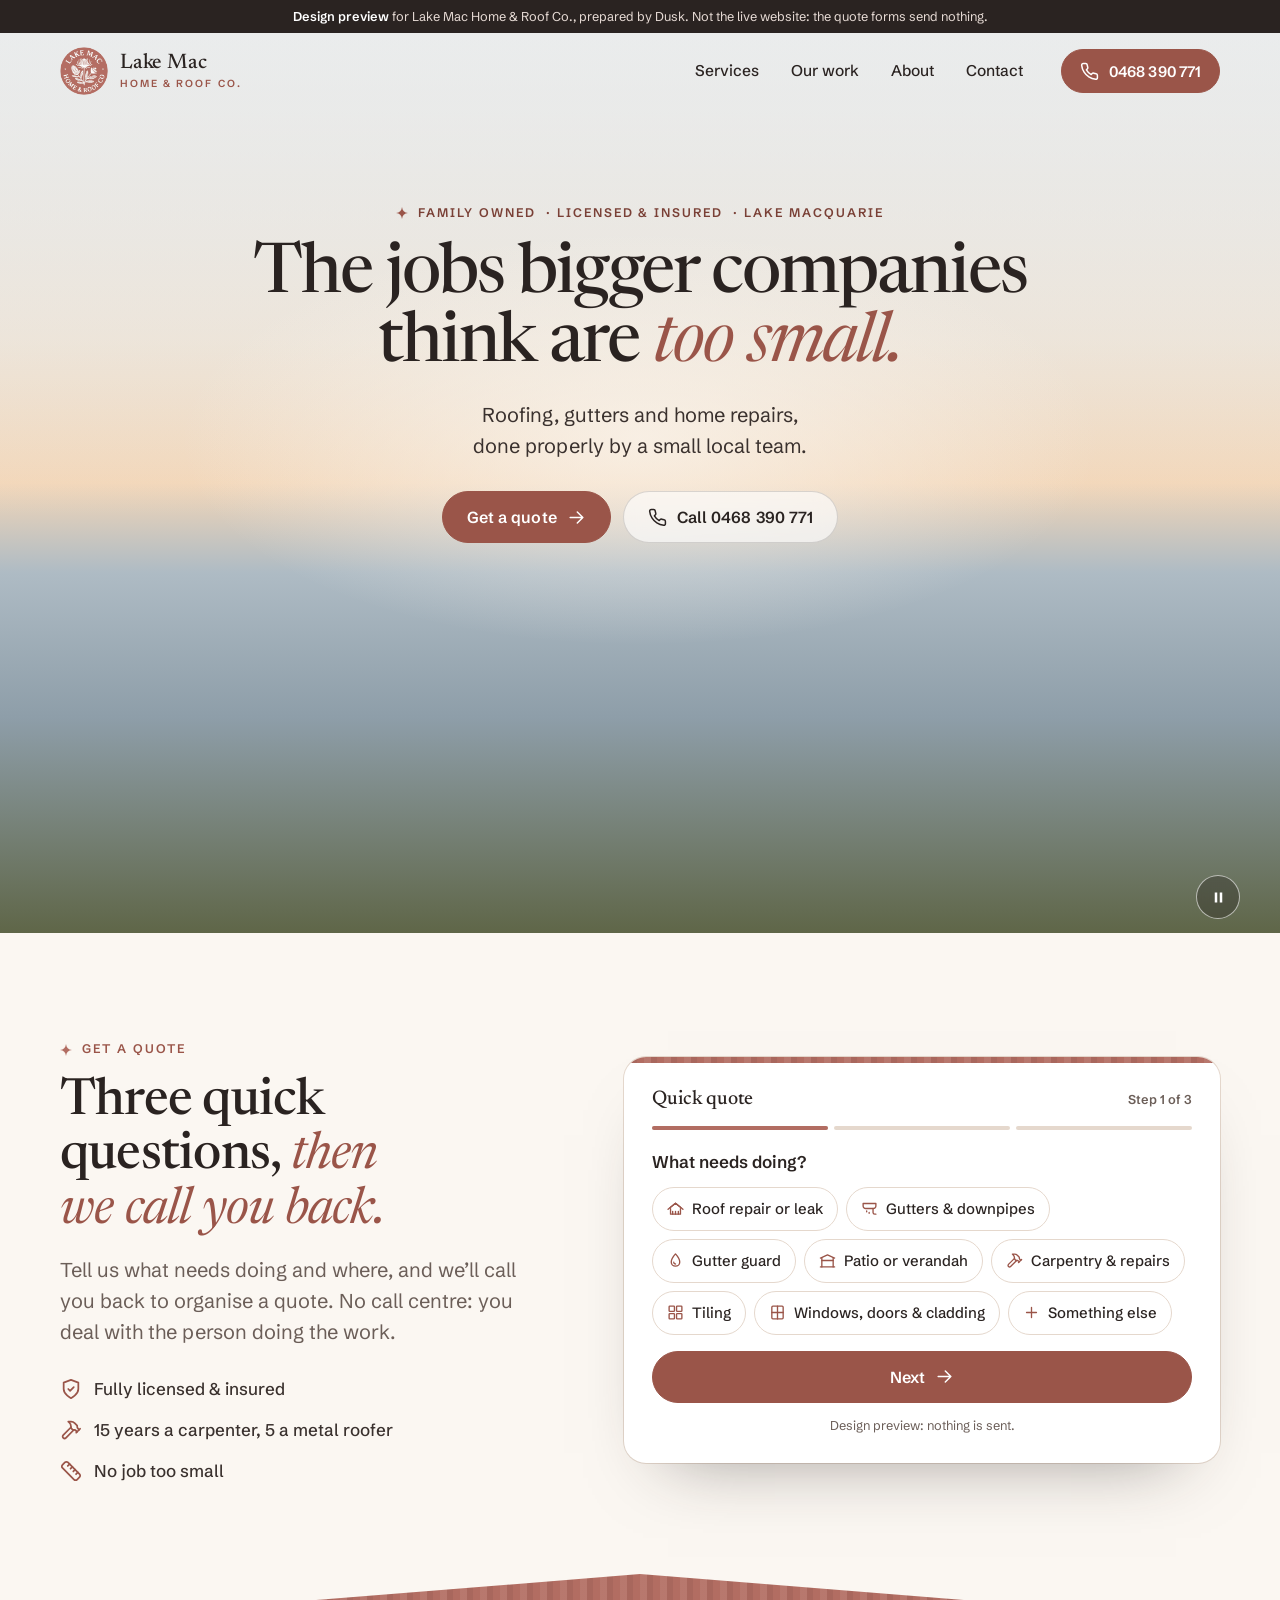
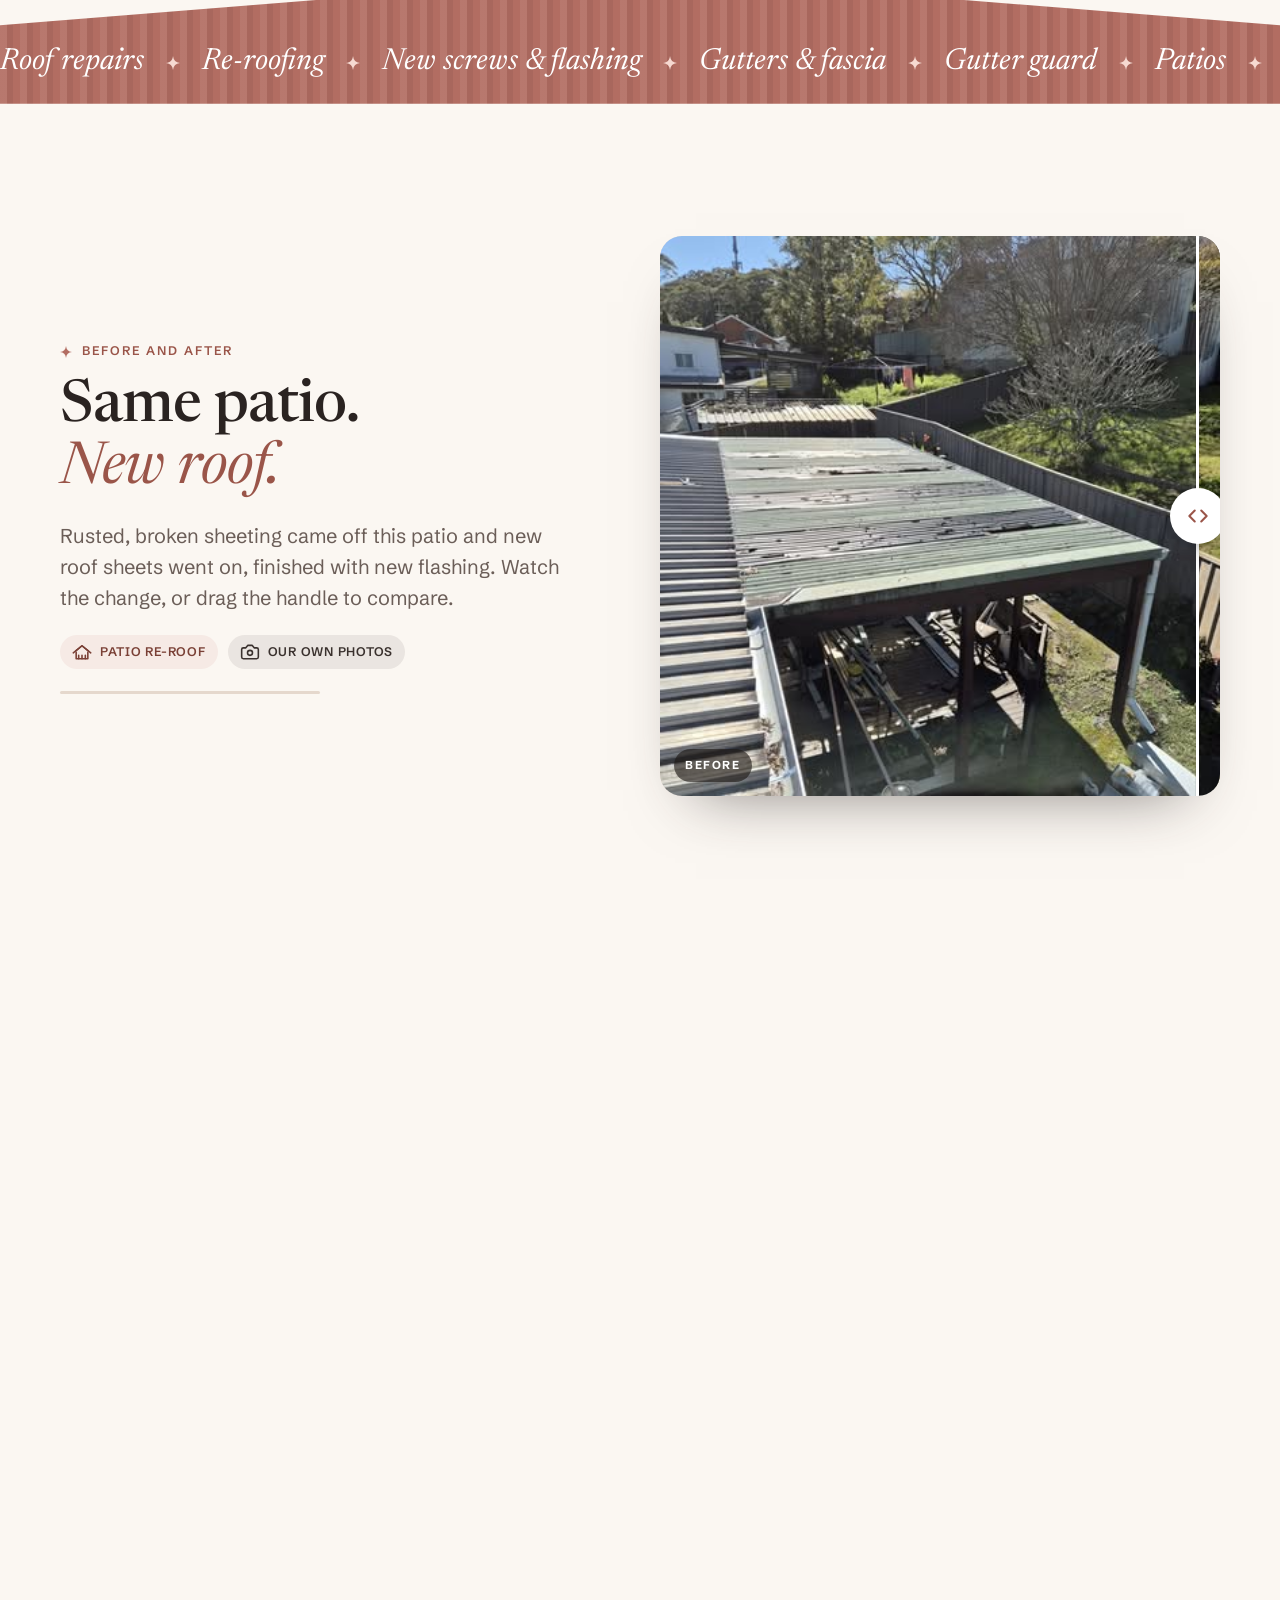
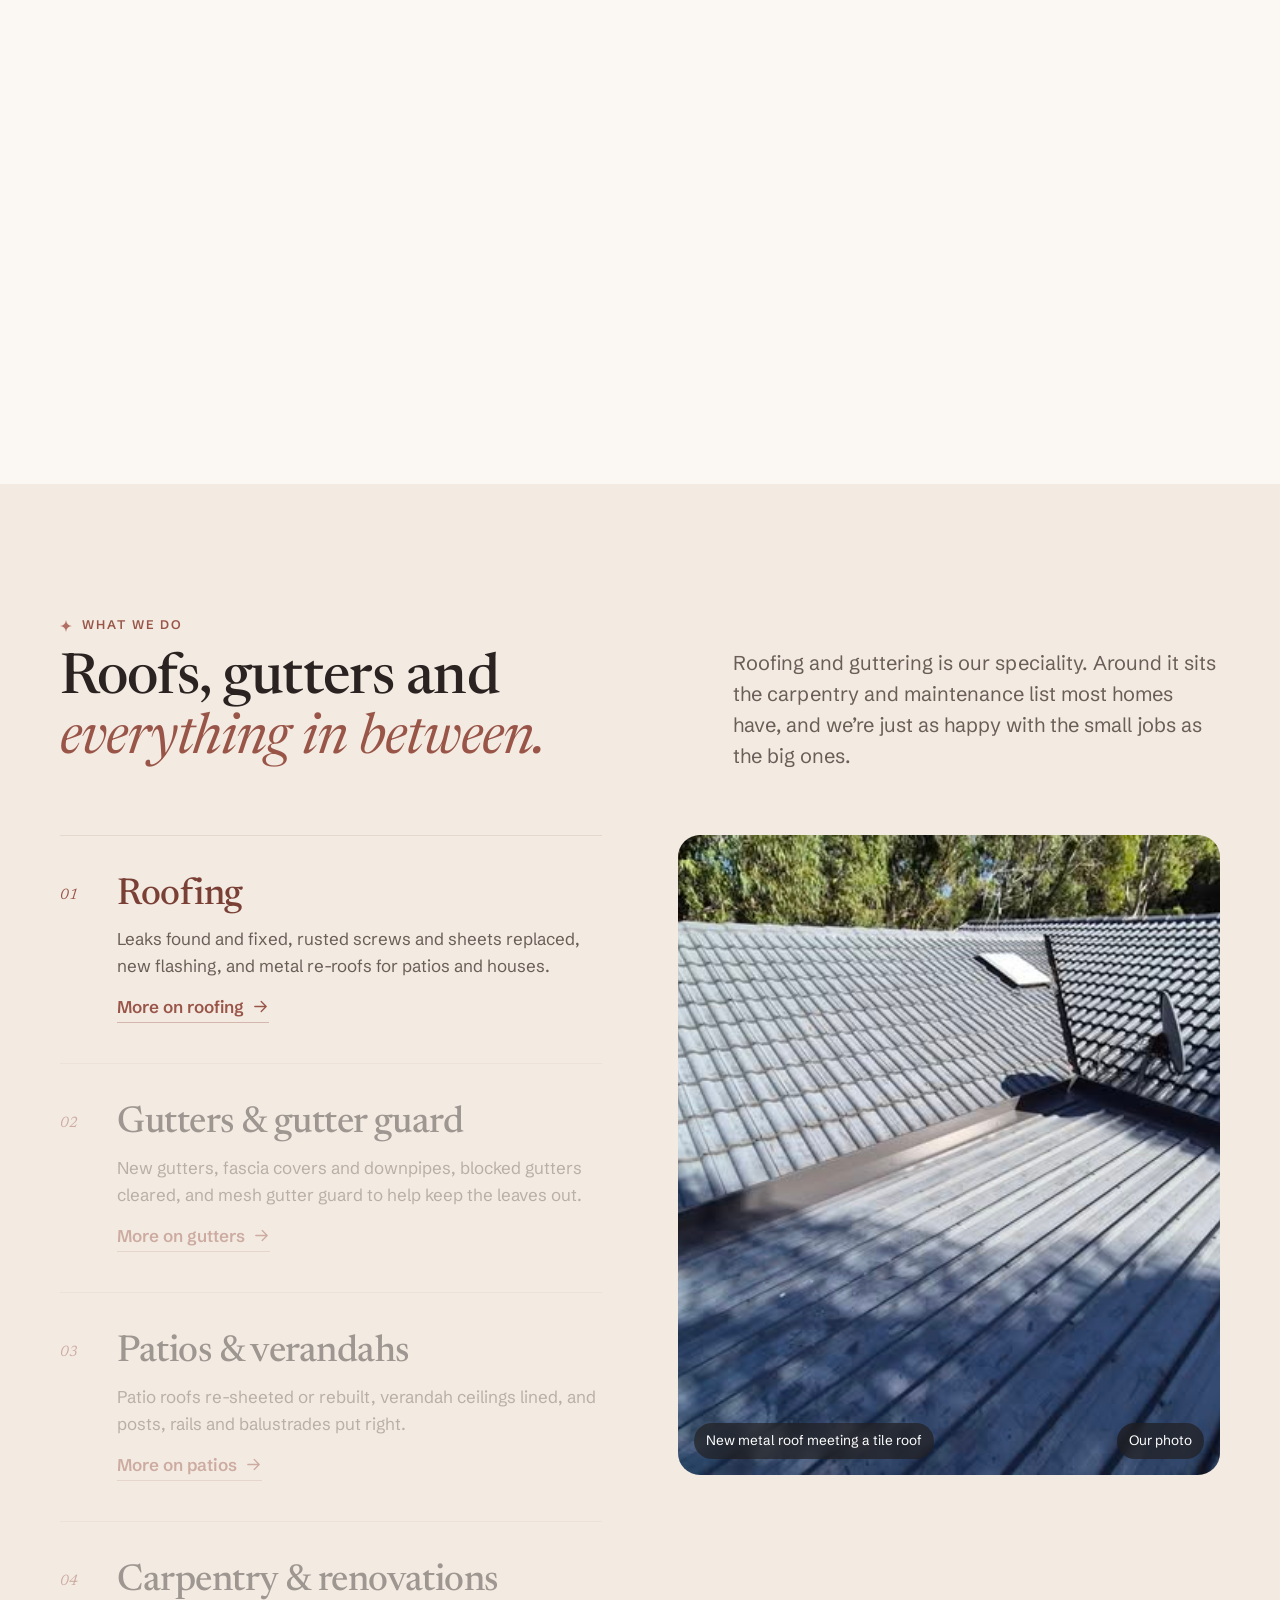
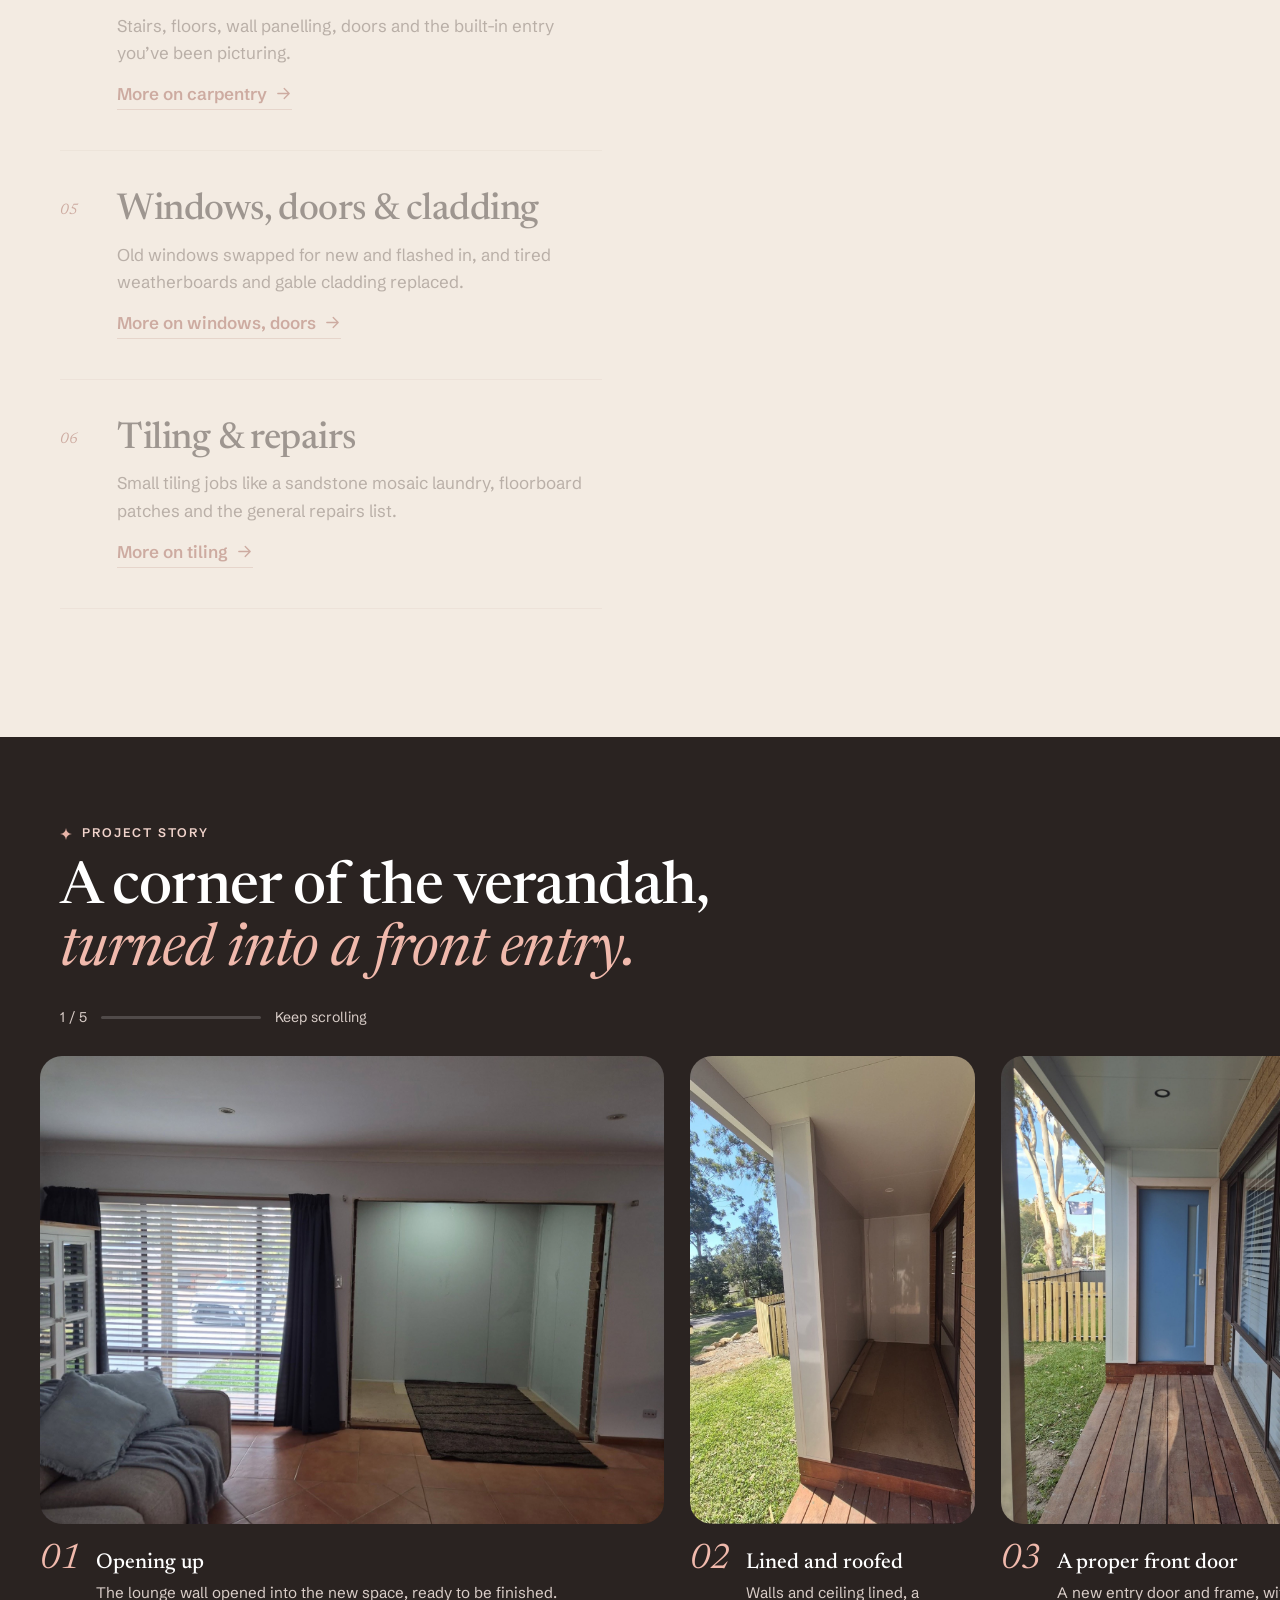
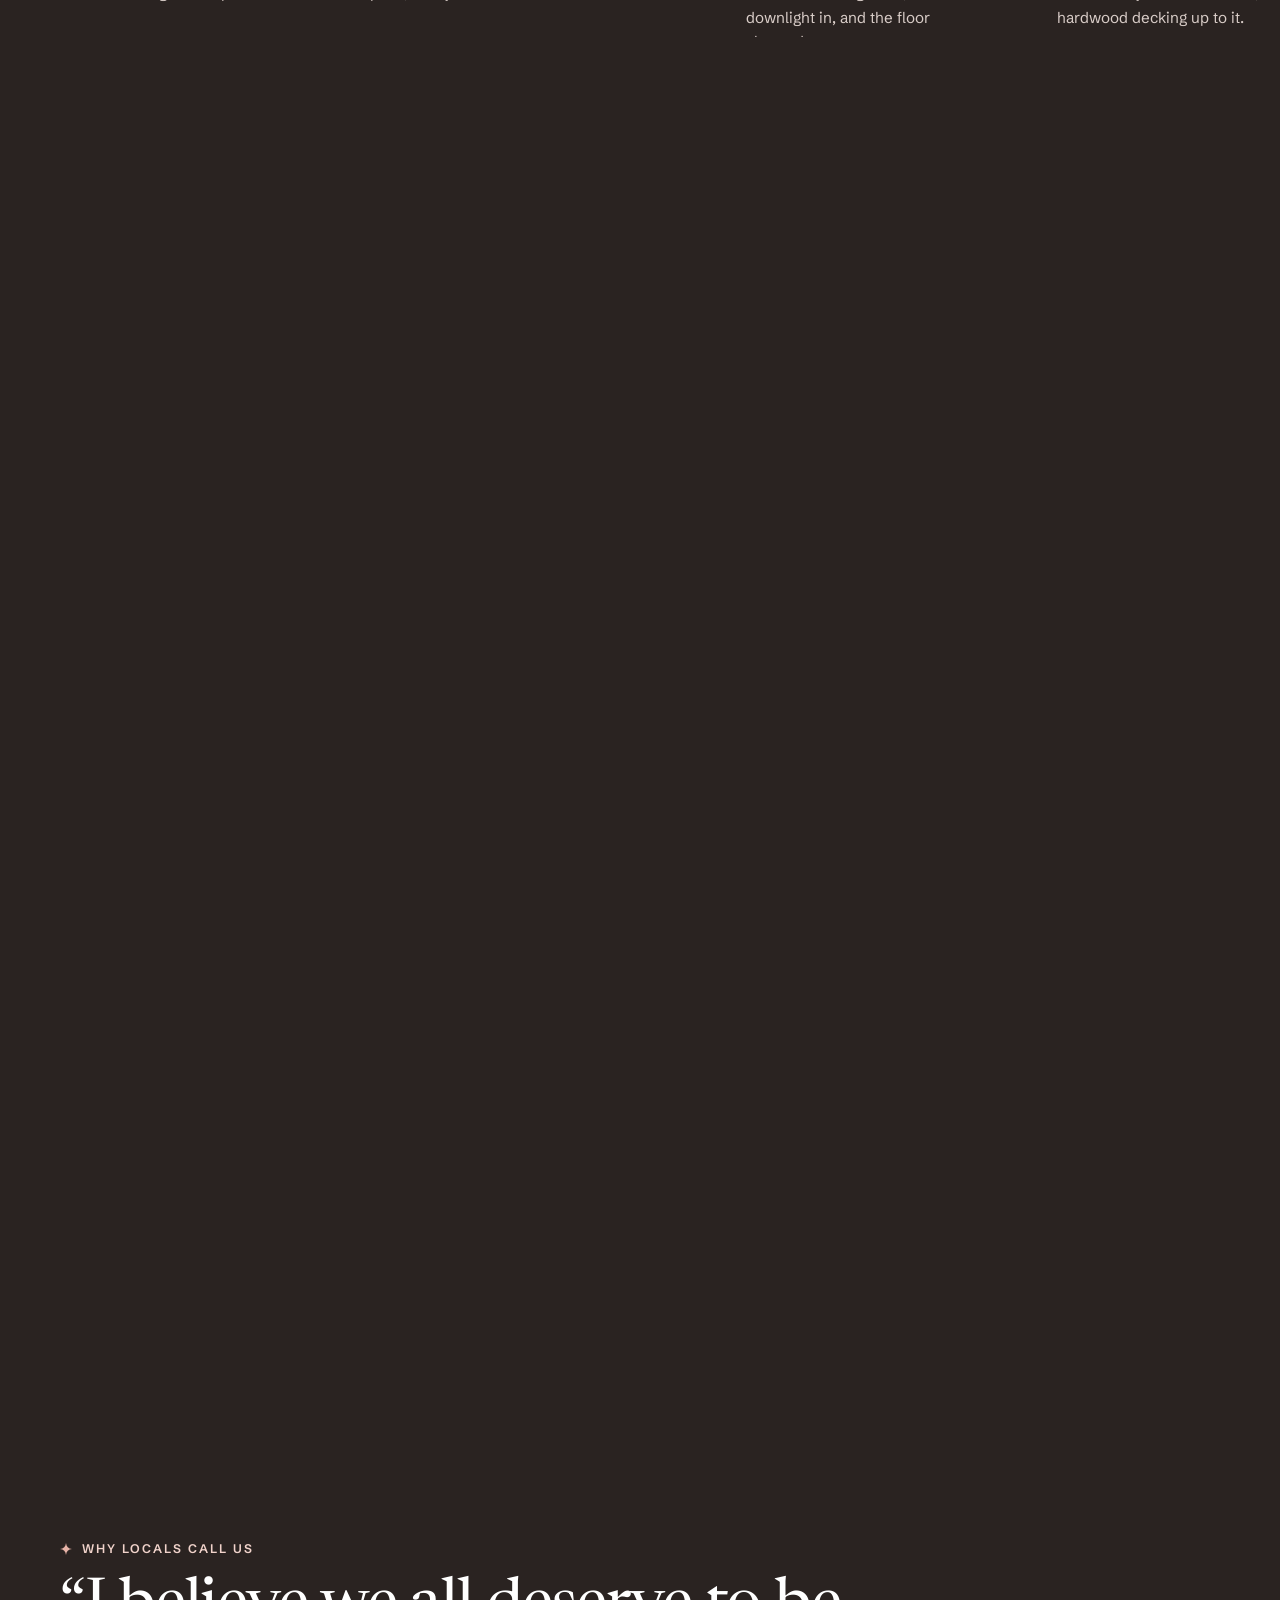
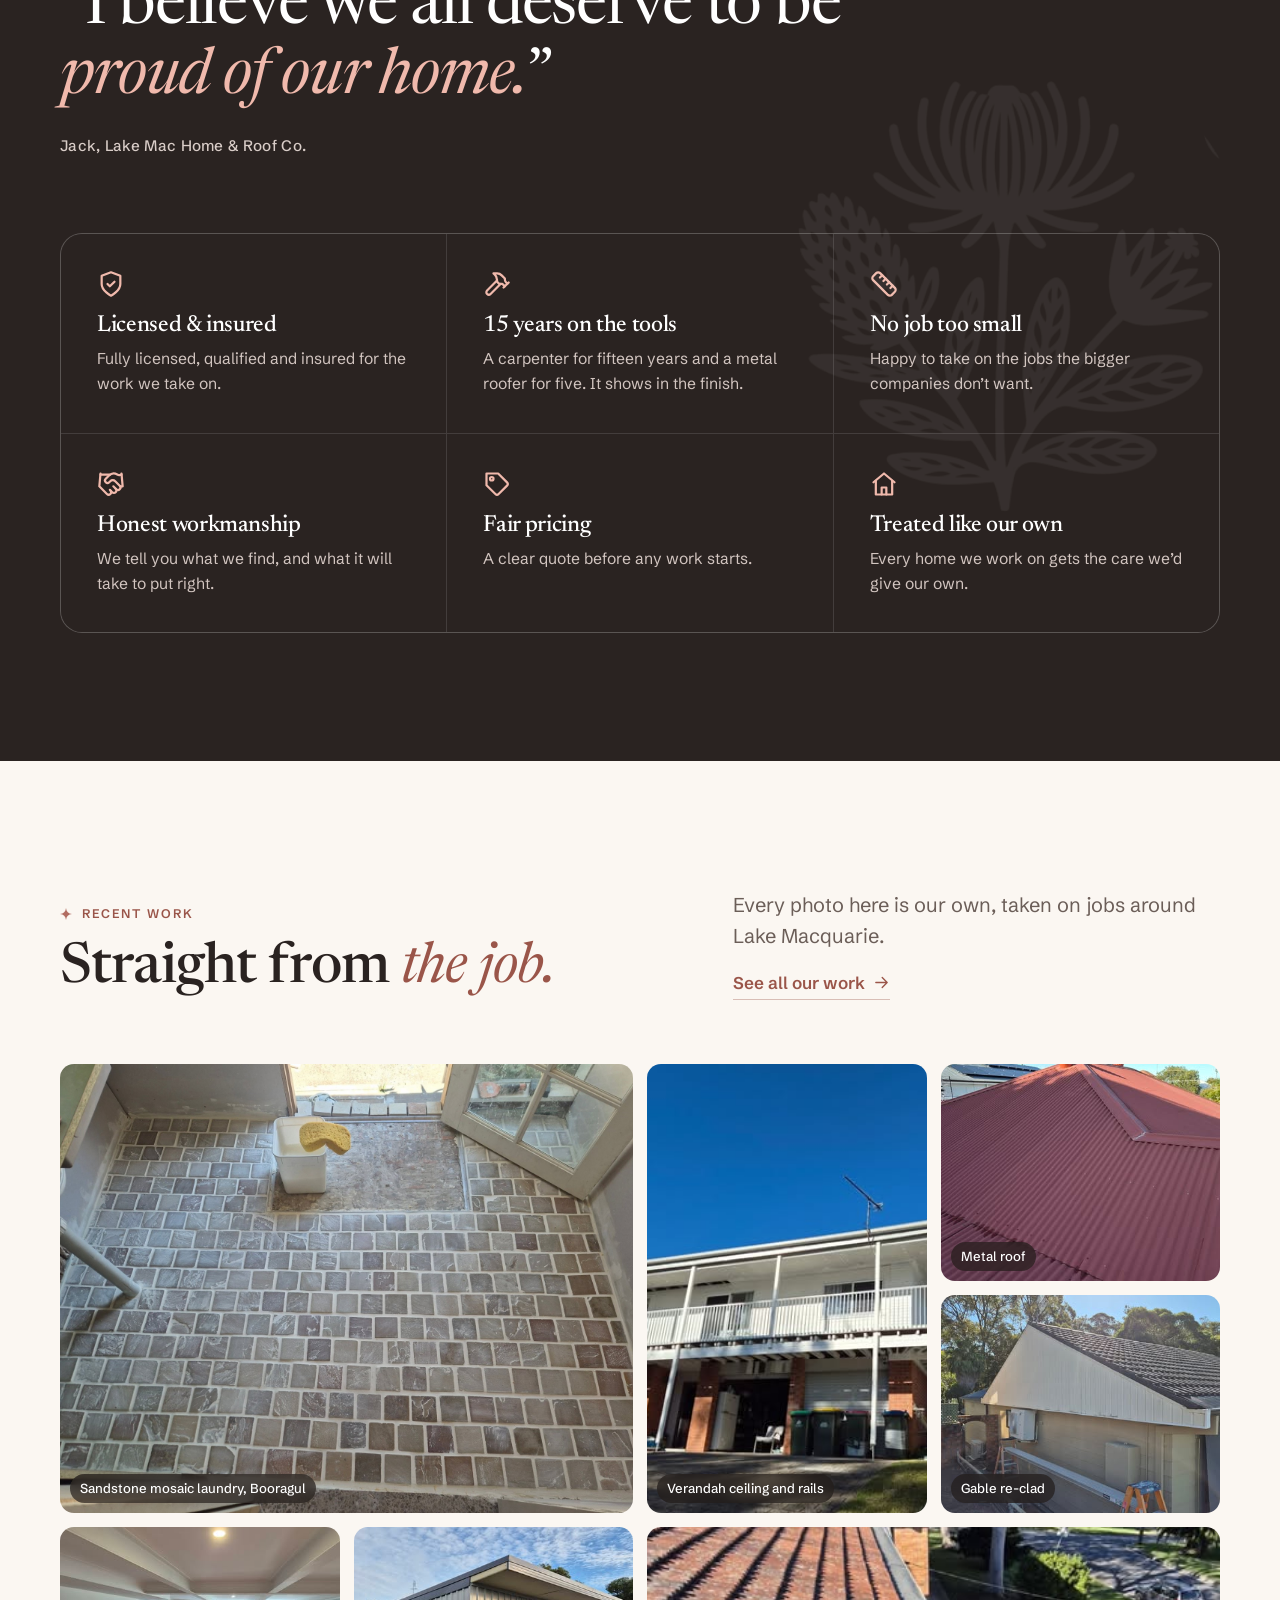
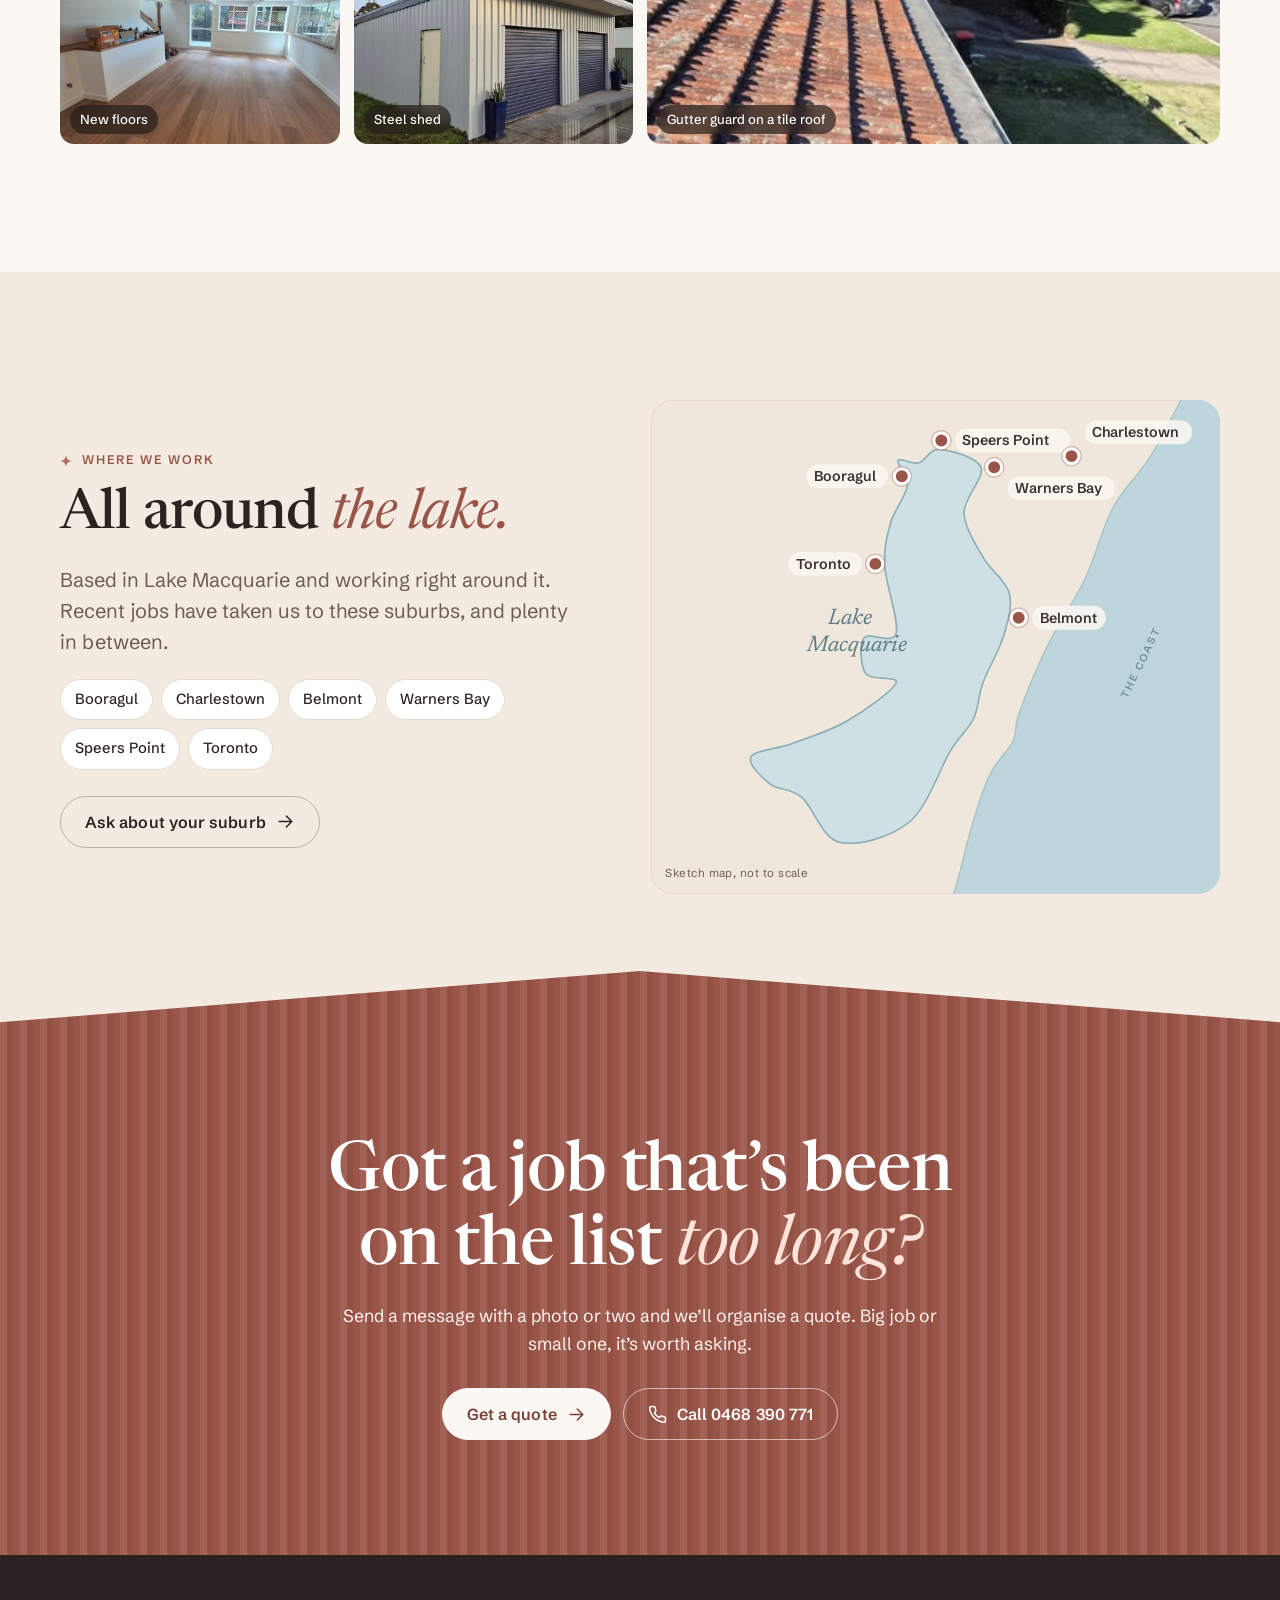
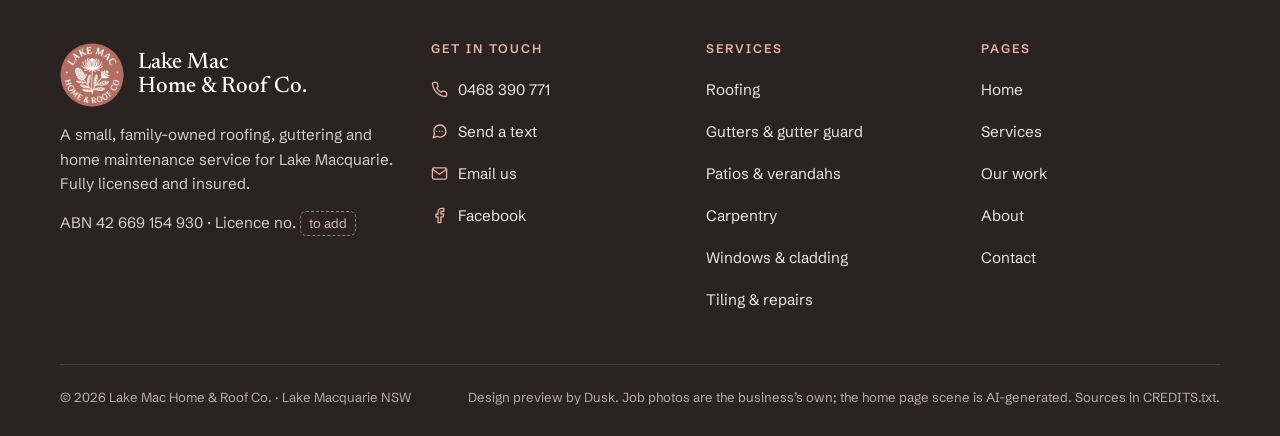
<file: index.html>
<!doctype html>
<html lang="en-AU">
<head>
<meta charset="utf-8">
<meta name="viewport" content="width=device-width, initial-scale=1, viewport-fit=cover">
<title>Lake Mac Home &amp; Roof Co. | Roofing, gutters and handyman, Lake Macquarie</title>
<meta name="description" content="Small, family-owned roofing, guttering and home maintenance service across Lake Macquarie. Fully licensed and insured. Call 0468 390 771.">
<meta name="robots" content="noindex, nofollow">
<meta name="theme-color" content="#B26D62">
<meta name="format-detection" content="telephone=no">
<link rel="icon" href="assets/brand/favicon-64.png" sizes="64x64" type="image/png">
<link rel="apple-touch-icon" href="assets/brand/apple-touch-icon.png">
<link rel="preconnect" href="https://fonts.googleapis.com">
<link rel="preconnect" href="https://fonts.gstatic.com" crossorigin>
<link href="https://fonts.googleapis.com/css2?family=Newsreader:ital,opsz,wght@0,6..72,400..600;1,6..72,400..500&amp;family=Schibsted+Grotesk:wght@400;500;600;700&amp;display=swap" rel="stylesheet">
<link rel="stylesheet" href="assets/css/site.css?v=2">
<link rel="preload" as="image" media="(max-width: 760px)" imagesrcset="assets/img/hero-tall-750.jpg 754w, assets/img/hero-tall-1080.jpg 1085w" imagesizes="100vw">
<link rel="preload" as="image" media="(min-width: 761px)" imagesrcset="assets/img/hero-wide-1600.jpg 1600w, assets/img/hero-wide-2400.jpg 2400w" imagesizes="100vw">
<script>
(function(){var r=document.documentElement;r.classList.add('js');
try{if(!matchMedia('(prefers-reduced-motion: reduce)').matches)r.classList.add('motion')}catch(e){}
// the intro plays when the site is opened or refreshed, not when moving between pages (?intro=0 skips it)
var nav=null,bf=false;try{nav=sessionStorage.getItem('lmh-nav');sessionStorage.removeItem('lmh-nav')}catch(e){}
try{var en=performance.getEntriesByType('navigation')[0];bf=!!(en&&en.type==='back_forward')}catch(e){}
if(r.classList.contains('motion')&&!nav&&!bf&&!/[?&]intro=0/.test(location.search))r.classList.add('intro-on');
setTimeout(function(){if(!window.__lmh){r.classList.remove('motion');r.classList.remove('intro-on')}},4500);
// if a newer version has been published than the copy this browser kept, load the new one once
try{var B='2';fetch('version.txt?'+Date.now(),{cache:'no-store'}).then(function(x){return x.ok?x.text():''}).then(function(t){t=(t||'').trim();
if(/^\d+$/.test(t)&&t!==B&&!new RegExp('[?&]r='+t+'(&|$)').test(location.search)){location.replace(location.pathname+'?r='+t+location.hash)}}).catch(function(){})}catch(e){}
})();
</script>
<script src="assets/js/site.js?v=2" defer></script>
</head>
<body class="page-home">
<a class="skip" href="#main">Skip to content</a>
<svg class="sr" aria-hidden="true" focusable="false" width="0" height="0"><defs>
<symbol id="i-spark" viewBox="0 0 24 24"><path d="M12 0C12.8 7.2 16.8 11.2 24 12 16.8 12.8 12.8 16.8 12 24 11.2 16.8 7.2 12.8 0 12 7.2 11.2 11.2 7.2 12 0Z"/></symbol>
<symbol id="i-phone" viewBox="0 0 24 24"><path d="M22 16.92v3a2 2 0 0 1-2.18 2 19.79 19.79 0 0 1-8.63-3.07 19.5 19.5 0 0 1-6-6 19.79 19.79 0 0 1-3.07-8.67A2 2 0 0 1 4.11 2h3a2 2 0 0 1 2 1.72 12.84 12.84 0 0 0 .7 2.81 2 2 0 0 1-.45 2.11L8.09 9.91a16 16 0 0 0 6 6l1.27-1.27a2 2 0 0 1 2.11-.45 12.84 12.84 0 0 0 2.81.7A2 2 0 0 1 22 16.92z"/></symbol>
<symbol id="i-sms" viewBox="0 0 24 24"><path d="M21 11.5a8.4 8.4 0 0 1-12.2 7.5L3 21l2-5.6A8.5 8.5 0 1 1 21 11.5z"/><path d="M8 11.5h.01M12 11.5h.01M16 11.5h.01"/></symbol>
<symbol id="i-mail" viewBox="0 0 24 24"><path d="M4 4h16a2 2 0 0 1 2 2v12a2 2 0 0 1-2 2H4a2 2 0 0 1-2-2V6a2 2 0 0 1 2-2z"/><path d="M22 6l-10 7L2 6"/></symbol>
<symbol id="i-pin" viewBox="0 0 24 24"><path d="M21 10c0 7-9 13-9 13s-9-6-9-13a9 9 0 0 1 18 0z"/><circle cx="12" cy="10" r="3"/></symbol>
<symbol id="i-fb" viewBox="0 0 24 24"><path d="M18 2h-3a5 5 0 0 0-5 5v3H7v4h3v8h4v-8h3l1-4h-4V7a1 1 0 0 1 1-1h3z"/></symbol>
<symbol id="i-go" viewBox="0 0 24 24"><path d="M4 12h16M13 5l7 7-7 7"/></symbol>
<symbol id="i-back" viewBox="0 0 24 24"><path d="M20 12H4M11 5l-7 7 7 7"/></symbol>
<symbol id="i-check" viewBox="0 0 24 24"><path d="M20 6L9 17l-5-5"/></symbol>
<symbol id="i-x" viewBox="0 0 24 24"><path d="M18 6L6 18M6 6l12 12"/></symbol>
<symbol id="i-menu" viewBox="0 0 24 24"><path d="M4 7h16M4 12h16M4 17h10"/></symbol>
<symbol id="i-left" viewBox="0 0 24 24"><path d="M15 18l-6-6 6-6"/></symbol>
<symbol id="i-right" viewBox="0 0 24 24"><path d="M9 18l6-6-6-6"/></symbol>
<symbol id="i-play" viewBox="0 0 24 24"><path d="M7 4l13 8-13 8z"/></symbol>
<symbol id="i-pause" viewBox="0 0 24 24"><path d="M6 4h4v16H6zM14 4h4v16h-4z"/></symbol>
<symbol id="i-plus" viewBox="0 0 24 24"><path d="M12 5v14M5 12h14"/></symbol>
<symbol id="i-grip" viewBox="0 0 24 24"><path d="M9 7l-5 5 5 5M15 7l5 5-5 5"/></symbol>
<symbol id="i-shield" viewBox="0 0 24 24"><path d="M12 22s8-4 8-10V5l-8-3-8 3v7c0 6 8 10 8 10z"/><path d="M9 12l2 2 4-4"/></symbol>
<symbol id="i-home" viewBox="0 0 24 24"><path d="M3 10.5L12 3l9 7.5"/><path d="M5 9.2V21h14V9.2"/><path d="M10 21v-6h4v6"/></symbol>
<symbol id="i-roof" viewBox="0 0 24 24"><path d="M1.5 13L12 4.5 22.5 13"/><path d="M4.5 10.6L12 4.5l7.5 6.1"/><path d="M5 12.2V20h14v-7.8"/><path d="M8 20v-4M12 20v-4M16 20v-4"/></symbol>
<symbol id="i-gutter" viewBox="0 0 24 24"><path d="M3 5h18v3.5a3.5 3.5 0 0 1-3.5 3.5h-11A3.5 3.5 0 0 1 3 8.5z"/><path d="M17 12v5.5a2.5 2.5 0 0 0 2.5 2.5H21"/><path d="M8 15.5v1.2M11.5 17.5v1.2"/></symbol>
<symbol id="i-drop" viewBox="0 0 24 24"><path d="M12 2.7S6 9.3 6 14a6 6 0 0 0 12 0c0-4.7-6-11.3-6-11.3z"/><path d="M9.5 14.5a2.5 2.5 0 0 0 2.5 2.5"/></symbol>
<symbol id="i-patio" viewBox="0 0 24 24"><path d="M2 8.5L12 4l10 4.5"/><path d="M4 8v13M20 8v13"/><path d="M2 21h20"/><path d="M4 12h16"/></symbol>
<symbol id="i-hammer" viewBox="0 0 24 24"><path d="M15 12l-8.5 8.5a2.12 2.12 0 0 1-3-3L12 9"/><path d="M17.64 15L22 10.64"/><path d="M20.91 11.7l-1.25-1.25c-.6-.6-.93-1.4-.93-2.25v-.86L16.01 4.6a5.56 5.56 0 0 0-3.94-1.64H9l.92.82A6.18 6.18 0 0 1 12 8.4v1.56l2 2h2.47l2.26 1.91"/></symbol>
<symbol id="i-window" viewBox="0 0 24 24"><rect x="4" y="3" width="16" height="18" rx="1.5"/><path d="M12 3v18M4 12h16"/></symbol>
<symbol id="i-tile" viewBox="0 0 24 24"><rect x="3" y="3" width="7.5" height="7.5" rx="1"/><rect x="13.5" y="3" width="7.5" height="7.5" rx="1"/><rect x="3" y="13.5" width="7.5" height="7.5" rx="1"/><rect x="13.5" y="13.5" width="7.5" height="7.5" rx="1"/></symbol>
<symbol id="i-ruler" viewBox="0 0 24 24"><path d="M21.3 15.3a2.4 2.4 0 0 1 0 3.4l-2.6 2.6a2.4 2.4 0 0 1-3.4 0L2.7 8.7a2.4 2.4 0 0 1 0-3.4l2.6-2.6a2.4 2.4 0 0 1 3.4 0z"/><path d="M14.5 12.5l2-2M11.5 9.5l2-2M8.5 6.5l2-2M17.5 15.5l2-2"/></symbol>
<symbol id="i-hand" viewBox="0 0 24 24"><path d="M11 17l2 2a1 1 0 1 0 3-3"/><path d="M14 14l2.5 2.5a1 1 0 1 0 3-3l-3.88-3.88a3 3 0 0 0-4.24 0l-.88.88a1 1 0 1 1-3-3l2.81-2.81a5.79 5.79 0 0 1 7.06-.87l.47.28a2 2 0 0 0 1.42.25L21 4"/><path d="M21 3l1 11h-2"/><path d="M3 3L2 14l6.5 6.5a1 1 0 1 0 3-3"/><path d="M3 4h8"/></symbol>
<symbol id="i-tag" viewBox="0 0 24 24"><path d="M20.6 13.4l-7.2 7.2a2 2 0 0 1-2.8 0L3 13V3h10l7.6 7.6a2 2 0 0 1 0 2.8z"/><circle cx="7.5" cy="7.5" r="1.5"/></symbol>
<symbol id="i-camera" viewBox="0 0 24 24"><path d="M14.5 4h-5L7 7H4a2 2 0 0 0-2 2v9a2 2 0 0 0 2 2h16a2 2 0 0 0 2-2V9a2 2 0 0 0-2-2h-3z"/><circle cx="12" cy="13" r="3"/></symbol>
<symbol id="i-clock" viewBox="0 0 24 24"><circle cx="12" cy="12" r="9"/><path d="M12 7v5l3 2"/></symbol>
<symbol id="i-wrench" viewBox="0 0 24 24"><path d="M14.7 6.3a1 1 0 0 0 0 1.4l1.6 1.6a1 1 0 0 0 1.4 0l3.77-3.77a6 6 0 0 1-7.94 7.94l-6.91 6.91a2.12 2.12 0 0 1-3-3l6.91-6.91a6 6 0 0 1 7.94-7.94l-3.76 3.76z"/></symbol>
</defs></svg>
<div class="intro" aria-hidden="true">
  <div class="sheets"><i class="sheet" style="--i:0"></i><i class="sheet" style="--i:1"></i><i class="sheet" style="--i:2"></i><i class="sheet" style="--i:3"></i><i class="sheet" style="--i:4"></i><i class="sheet" style="--i:5"></i><i class="sheet" style="--i:6"></i><i class="sheet" style="--i:7"></i></div>
  <div class="stage">
    <div class="badge"><div class="disc"></div><svg class="ring" viewBox="0 0 102 102"><circle cx="51" cy="51" r="50"/></svg><img class="art inner" src="assets/brand/art-inner.png" alt=""><img class="art outer" src="assets/brand/art-ring.png" alt=""></div>
    <p class="tagline">Roofing &middot; Gutters &middot; Home repairs<br>Lake Macquarie</p>
  </div>
  <p class="skipnote">Tap anywhere to skip</p>
</div>
<p class="strip"><span class="s-long"><b>Design preview</b> for Lake Mac Home &amp; Roof Co., prepared by Dusk. Not the live website: the quote forms send nothing.</span><span class="s-short"><b>Design preview</b> by Dusk. The forms send nothing.</span></p>
<header class="hdr">
  <div class="wrap">
    <a class="brand" href="index.html" aria-label="Lake Mac Home &amp; Roof Co., home page"><img src="assets/brand/badge-160.png" alt="" width="48" height="48"><span class="wm"><b>Lake Mac</b><span>Home &amp; Roof Co.</span></span></a>
    <nav class="nav" aria-label="Main"><a href="services.html">Services</a><a href="work.html">Our work</a><a href="about.html">About</a><a href="contact.html">Contact</a></nav>
    <a class="btn sm call" href="tel:0468390771"><svg class="ico" aria-hidden="true"><use href="#i-phone"/></svg>0468 390 771</a>
    <button class="burger" type="button" aria-label="Open the menu" aria-expanded="false" aria-controls="menu"><svg class="ico" aria-hidden="true"><use href="#i-menu"/></svg></button>
  </div>
</header>
<div class="menu" id="menu" aria-hidden="true" role="dialog" aria-label="Menu">
  <div class="top"><img src="assets/brand/badge-160.png" alt="" width="52" height="52"><button class="x" type="button" aria-label="Close the menu"><svg class="ico" aria-hidden="true"><use href="#i-x"/></svg></button></div>
  <nav aria-label="Phone menu"><a href="index.html" aria-current="page">Home<svg class="ico" aria-hidden="true"><use href="#i-go"/></svg></a><a href="services.html">Services<svg class="ico" aria-hidden="true"><use href="#i-go"/></svg></a><a href="work.html">Our work<svg class="ico" aria-hidden="true"><use href="#i-go"/></svg></a><a href="about.html">About<svg class="ico" aria-hidden="true"><use href="#i-go"/></svg></a><a href="contact.html">Contact<svg class="ico" aria-hidden="true"><use href="#i-go"/></svg></a></nav>
  <div class="acts"><a class="btn cream" href="tel:0468390771"><svg class="ico" aria-hidden="true"><use href="#i-phone"/></svg>Call 0468 390 771</a><a class="btn ghost" href="contact.html">Get a quote</a></div>
  <p class="meta">Roofing, gutters and home repairs across Lake Macquarie</p>
</div>
<main id="main">

<section class="hero" aria-labelledby="hero-h">
  <div class="bg" aria-hidden="true">
    <picture>
      <source media="(max-width: 760px)" srcset="assets/img/hero-tall-750.jpg 754w, assets/img/hero-tall-1080.jpg 1085w" sizes="100vw">
      <img src="assets/img/hero-wide-1600.jpg" srcset="assets/img/hero-wide-1600.jpg 1600w, assets/img/hero-wide-2400.jpg 2400w" sizes="100vw" alt="" width="1600" height="904" fetchpriority="high" decoding="async">
    </picture>
    <video muted loop playsinline preload="none" data-src="assets/video/hero-lake.mp4"></video>
  </div>
  <div class="wrap">
    <div class="h-in"><p class="eyebrow"><svg class="spark" aria-hidden="true"><use href="#i-spark"/></svg>Family owned<span class="hide-sm"> &middot; Licensed &amp; insured</span> &middot; Lake Macquarie</p></div>
    <h1 id="hero-h" class="h-in d1">The jobs bigger companies think are <em>too small.</em></h1>
    <p class="lead h-in d2">Roofing, gutters and home repairs, done properly by a small local team.</p>
    <div class="acts h-in d3"><a class="btn" href="#quote">Get a quote<svg class="ico" aria-hidden="true"><use href="#i-go"/></svg></a><a class="btn ghost" href="tel:0468390771"><svg class="ico" aria-hidden="true"><use href="#i-phone"/></svg><span>Call<span class="hide-sm"> 0468 390 771</span></span></a></div>
  </div>
  <button class="vbtn" type="button" aria-label="Pause the background video" hidden><svg class="ico" aria-hidden="true"><use href="#i-pause"/></svg></button>
</section>

<section class="qsec" id="quote" aria-labelledby="qsec-h">
  <div class="wrap">
    <div class="qsec-copy">
      <p class="eyebrow"><svg class="spark" aria-hidden="true"><use href="#i-spark"/></svg>Get a quote</p>
      <h2 id="qsec-h" class="rv">Three quick questions, <em>then we call you back.</em></h2>
      <p class="lead rv d1">Tell us what needs doing and where, and we’ll call you back to organise a quote. No call centre: you deal with the person doing the work.</p>
      <ul class="qfacts rv d2"><li><svg class="ico" aria-hidden="true"><use href="#i-shield"/></svg>Fully licensed &amp; insured</li><li><svg class="ico" aria-hidden="true"><use href="#i-hammer"/></svg>15 years a carpenter, 5 a metal roofer</li><li><svg class="ico" aria-hidden="true"><use href="#i-ruler"/></svg>No job too small</li></ul>
    </div>
    <form class="qq rv d1" id="quick-quote" data-steps novalidate aria-labelledby="qq-form-h">
      <div class="head"><h3 id="qq-form-h">Quick quote</h3><span class="count">Step 1 of 3</span></div>
      <div class="prog" aria-hidden="true"><i></i><i></i><i></i></div>
      <div class="step">
        <p class="q">What needs doing?</p>
        <div class="chips" data-pick role="group" aria-label="Jobs"><label class="chip"><input type="checkbox" name="job" value="roof"><span><svg class="ico" aria-hidden="true"><use href="#i-roof"/></svg>Roof repair or leak</span></label><label class="chip"><input type="checkbox" name="job" value="gutters"><span><svg class="ico" aria-hidden="true"><use href="#i-gutter"/></svg>Gutters &amp; downpipes</span></label><label class="chip"><input type="checkbox" name="job" value="gutter-guard"><span><svg class="ico" aria-hidden="true"><use href="#i-drop"/></svg>Gutter guard</span></label><label class="chip"><input type="checkbox" name="job" value="patio"><span><svg class="ico" aria-hidden="true"><use href="#i-patio"/></svg>Patio or verandah</span></label><label class="chip"><input type="checkbox" name="job" value="carpentry"><span><svg class="ico" aria-hidden="true"><use href="#i-hammer"/></svg>Carpentry &amp; repairs</span></label><label class="chip"><input type="checkbox" name="job" value="tiling"><span><svg class="ico" aria-hidden="true"><use href="#i-tile"/></svg>Tiling</span></label><label class="chip"><input type="checkbox" name="job" value="windows"><span><svg class="ico" aria-hidden="true"><use href="#i-window"/></svg>Windows, doors &amp; cladding</span></label><label class="chip"><input type="checkbox" name="job" value="other"><span><svg class="ico" aria-hidden="true"><use href="#i-plus"/></svg>Something else</span></label></div><p class="field pick-err" hidden style="color:#A33A2A;font-size:.88rem;font-weight:500;margin:10px 0 0">Pick at least one job.</p>
        <div class="nav2"><button class="btn" type="button" data-next>Next<svg class="ico" aria-hidden="true"><use href="#i-go"/></svg></button></div>
      </div>
      <div class="step" hidden>
        <div class="field" data-need><label for="qq-sub">Where’s the job?</label><input id="qq-sub" name="suburb" list="suburbs" autocomplete="address-level2" placeholder="Suburb, e.g. Warners Bay"><span class="err">Add the suburb so we know where to come.</span></div>
        <p class="q" style="margin-top:6px">How soon?</p>
        <div class="chips" role="radiogroup"><label class="chip"><input type="radio" name="when" value="As soon as possible" checked><span>As soon as possible</span></label><label class="chip"><input type="radio" name="when" value="Next few weeks"><span>Next few weeks</span></label><label class="chip"><input type="radio" name="when" value="Just planning"><span>Just planning</span></label></div>
        <div class="nav2"><button class="btn ghost" type="button" data-back aria-label="Back"><svg class="ico" aria-hidden="true"><use href="#i-back"/></svg></button><button class="btn" type="button" data-next>Next<svg class="ico" aria-hidden="true"><use href="#i-go"/></svg></button></div>
      </div>
      <div class="step" hidden>
        <div class="field" data-need><label for="qq-name">Your name</label><input id="qq-name" name="name" autocomplete="given-name"><span class="err">Add your name.</span></div>
        <div class="field" data-need><label for="qq-tel">Mobile</label><input id="qq-tel" name="tel" type="tel" inputmode="tel" autocomplete="tel"><span class="err">Add a mobile number we can call back.</span></div>
        <div class="nav2"><button class="btn ghost" type="button" data-back aria-label="Back"><svg class="ico" aria-hidden="true"><use href="#i-back"/></svg></button><button class="btn" type="submit">Send request<svg class="ico" aria-hidden="true"><use href="#i-go"/></svg></button></div>
      </div>
      <p class="fine">Design preview: nothing is sent.</p>
      <div class="done" hidden tabindex="-1"><div class="ok"><svg class="ico" aria-hidden="true"><use href="#i-check"/></svg></div><h3>Thanks<span data-name></span>.</h3><p>On the live website this request would go straight to Lake Mac Home &amp; Roof Co. This is a design preview, so nothing was sent.</p><button class="btn ghost sm" type="button" data-again>Start again</button></div>
    </form>
  </div>
</section>
<datalist id="suburbs"><option value="Belmont"><option value="Belmont North"><option value="Blacksmiths"><option value="Bolton Point"><option value="Bonnells Bay"><option value="Boolaroo"><option value="Booragul"><option value="Cardiff"><option value="Caves Beach"><option value="Charlestown"><option value="Cooranbong"><option value="Dora Creek"><option value="Dudley"><option value="Edgeworth"><option value="Eleebana"><option value="Fennell Bay"><option value="Fishing Point"><option value="Floraville"><option value="Gateshead"><option value="Glendale"><option value="Jewells"><option value="Marmong Point"><option value="Morisset"><option value="Mount Hutton"><option value="Pelican"><option value="Rathmines"><option value="Redhead"><option value="Speers Point"><option value="Swansea"><option value="Teralba"><option value="Toronto"><option value="Valentine"><option value="Wangi Wangi"><option value="Warners Bay"><option value="Whitebridge"><option value="Windale"></datalist>

<div class="band pitch" aria-hidden="true"><div class="row"><span>Roof repairs<svg class="spark" aria-hidden="true"><use href="#i-spark"/></svg>Re-roofing<svg class="spark" aria-hidden="true"><use href="#i-spark"/></svg>New screws &amp; flashing<svg class="spark" aria-hidden="true"><use href="#i-spark"/></svg>Gutters &amp; fascia<svg class="spark" aria-hidden="true"><use href="#i-spark"/></svg>Gutter guard<svg class="spark" aria-hidden="true"><use href="#i-spark"/></svg>Patios<svg class="spark" aria-hidden="true"><use href="#i-spark"/></svg>Verandahs<svg class="spark" aria-hidden="true"><use href="#i-spark"/></svg>Windows &amp; doors<svg class="spark" aria-hidden="true"><use href="#i-spark"/></svg>Cladding<svg class="spark" aria-hidden="true"><use href="#i-spark"/></svg>Stairs &amp; floors<svg class="spark" aria-hidden="true"><use href="#i-spark"/></svg>Tiling<svg class="spark" aria-hidden="true"><use href="#i-spark"/></svg>General repairs<svg class="spark" aria-hidden="true"><use href="#i-spark"/></svg></span><span>Roof repairs<svg class="spark" aria-hidden="true"><use href="#i-spark"/></svg>Re-roofing<svg class="spark" aria-hidden="true"><use href="#i-spark"/></svg>New screws &amp; flashing<svg class="spark" aria-hidden="true"><use href="#i-spark"/></svg>Gutters &amp; fascia<svg class="spark" aria-hidden="true"><use href="#i-spark"/></svg>Gutter guard<svg class="spark" aria-hidden="true"><use href="#i-spark"/></svg>Patios<svg class="spark" aria-hidden="true"><use href="#i-spark"/></svg>Verandahs<svg class="spark" aria-hidden="true"><use href="#i-spark"/></svg>Windows &amp; doors<svg class="spark" aria-hidden="true"><use href="#i-spark"/></svg>Cladding<svg class="spark" aria-hidden="true"><use href="#i-spark"/></svg>Stairs &amp; floors<svg class="spark" aria-hidden="true"><use href="#i-spark"/></svg>Tiling<svg class="spark" aria-hidden="true"><use href="#i-spark"/></svg>General repairs<svg class="spark" aria-hidden="true"><use href="#i-spark"/></svg></span></div></div>

<section class="ba-sec" aria-labelledby="ba-h">
  <div class="ba-pin">
    <div class="wrap">
      <div>
        <p class="eyebrow"><svg class="spark" aria-hidden="true"><use href="#i-spark"/></svg>Before and after</p>
        <h2 id="ba-h" class="rv">Same patio. <em>New roof.</em></h2>
        <p class="lead rv d1">Rusted, broken sheeting came off this patio and new roof sheets went on, finished with new flashing. Watch the change, or drag the handle to compare.</p>
        <div class="tags rv d2"><span class="tag"><svg class="ico" aria-hidden="true"><use href="#i-roof"/></svg>Patio re-roof</span><span class="tag dark"><svg class="ico" aria-hidden="true"><use href="#i-camera"/></svg>Our own photos</span></div>
        <div class="ba-prog" aria-hidden="true"><i></i></div>
      </div>
      <div class="cmp rv" data-start="50">
        <img src="assets/img/patio-before.jpg" alt="The patio before: old green roof sheets, rusted and broken" width="414" height="414" decoding="async">
        <img src="assets/img/patio-after.jpg" alt="The same patio after: new pale roof sheets and flashing" width="414" height="414" decoding="async" class="after">
        <span class="lb b">Before</span><span class="lb a">After</span>
        <span class="line"></span>
        <button class="grip" type="button" role="slider" aria-label="Compare before and after" aria-valuemin="0" aria-valuemax="100" aria-valuenow="50"><svg class="ico" aria-hidden="true"><use href="#i-grip"/></svg></button>
      </div>
    </div>
  </div>
</section>

<section class="sec sand" aria-labelledby="svc-h">
  <div class="wrap">
    <div class="sec-head">
      <div><p class="eyebrow"><svg class="spark" aria-hidden="true"><use href="#i-spark"/></svg>What we do</p><h2 id="svc-h" class="rv">Roofs, gutters and <em>everything in between.</em></h2></div>
      <p class="lead rv d1">Roofing and guttering is our speciality. Around it sits the carpentry and maintenance list most homes have, and we’re just as happy with the small jobs as the big ones.</p>
    </div>
    <div class="svc">
      <ol class="svc-list">
        <li class="svc-item"><span class="n">01</span><div><h3>Roofing</h3><div class="pic"><img src="assets/img/roof-flashing.jpg" alt="New metal roof meeting a tile roof" width="414" height="414" loading="lazy" decoding="async"></div><p>Leaks found and fixed, rusted screws and sheets replaced, new flashing, and metal re-roofs for patios and houses.</p><a class="link" href="services.html#roofing">More on roofing<svg class="ico" aria-hidden="true"><use href="#i-go"/></svg></a></div></li>
        <li class="svc-item"><span class="n">02</span><div><h3>Gutters &amp; gutter guard</h3><div class="pic"><img src="assets/img/gutterguard-street.jpg" alt="Gutter guard along a tile roof" width="414" height="414" loading="lazy" decoding="async"></div><p>New gutters, fascia covers and downpipes, blocked gutters cleared, and mesh gutter guard to help keep the leaves out.</p><a class="link" href="services.html#gutters">More on gutters<svg class="ico" aria-hidden="true"><use href="#i-go"/></svg></a></div></li>
        <li class="svc-item"><span class="n">03</span><div><h3>Patios &amp; verandahs</h3><div class="pic"><img src="assets/img/verandah-front.jpg" alt="Verandah ceiling, posts and rails" width="414" height="414" loading="lazy" decoding="async"></div><p>Patio roofs re-sheeted or rebuilt, verandah ceilings lined, and posts, rails and balustrades put right.</p><a class="link" href="services.html#patios">More on patios<svg class="ico" aria-hidden="true"><use href="#i-go"/></svg></a></div></li>
        <li class="svc-item"><span class="n">04</span><div><h3>Carpentry &amp; renovations</h3><div class="pic"><img src="assets/img/floor-open.jpg" alt="New floors and stairs downstairs" width="414" height="414" loading="lazy" decoding="async"></div><p>Stairs, floors, wall panelling, doors and the built-in entry you’ve been picturing.</p><a class="link" href="services.html#carpentry">More on carpentry<svg class="ico" aria-hidden="true"><use href="#i-go"/></svg></a></div></li>
        <li class="svc-item"><span class="n">05</span><div><h3>Windows, doors &amp; cladding</h3><div class="pic"><img src="assets/img/gable-after.jpg" alt="A gable end, re-clad" width="414" height="414" loading="lazy" decoding="async"></div><p>Old windows swapped for new and flashed in, and tired weatherboards and gable cladding replaced.</p><a class="link" href="services.html#windows">More on windows, doors<svg class="ico" aria-hidden="true"><use href="#i-go"/></svg></a></div></li>
        <li class="svc-item"><span class="n">06</span><div><h3>Tiling &amp; repairs</h3><div class="pic"><img src="assets/img/laundry-tiles.jpg" alt="Sandstone mosaic laundry, Booragul" width="1600" height="1200" loading="lazy" decoding="async"></div><p>Small tiling jobs like a sandstone mosaic laundry, floorboard patches and the general repairs list.</p><a class="link" href="services.html#tiling">More on tiling<svg class="ico" aria-hidden="true"><use href="#i-go"/></svg></a></div></li>
      </ol>
      <div class="svc-media" aria-hidden="true">
        <figure class="on"><img src="assets/img/roof-flashing.jpg" alt="" width="414" height="414" decoding="async"><figcaption><span>New metal roof meeting a tile roof</span><span>Our photo</span></figcaption></figure>
        <figure><img src="assets/img/gutterguard-street.jpg" alt="" width="414" height="414" decoding="async"><figcaption><span>Gutter guard along a tile roof</span><span>Our photo</span></figcaption></figure>
        <figure><img src="assets/img/verandah-front.jpg" alt="" width="414" height="414" loading="lazy" decoding="async"><figcaption><span>Verandah ceiling, posts and rails</span><span>Our photo</span></figcaption></figure>
        <figure><img src="assets/img/floor-open.jpg" alt="" width="414" height="414" loading="lazy" decoding="async"><figcaption><span>New floors and stairs downstairs</span><span>Our photo</span></figcaption></figure>
        <figure><img src="assets/img/gable-after.jpg" alt="" width="414" height="414" loading="lazy" decoding="async"><figcaption><span>A gable end, re-clad</span><span>Our photo</span></figcaption></figure>
        <figure><img src="assets/img/laundry-tiles.jpg" alt="" width="1600" height="1200" loading="lazy" decoding="async"><figcaption><span>Sandstone mosaic laundry, Booragul</span><span>Our photo</span></figcaption></figure>
      </div>
    </div>
  </div>
</section>

<section class="story" aria-labelledby="story-h">
  <div class="pin">
    <div class="wrap intro-col on-dark">
      <p class="eyebrow light"><svg class="spark" aria-hidden="true"><use href="#i-spark"/></svg>Project story</p>
      <h2 id="story-h" class="rv">A corner of the verandah, <em>turned into a front entry.</em></h2>
      <div class="counter" aria-hidden="true"><span><span class="now">1</span> / 5</span><span class="bar2"><i></i></span><span class="k-desk">Keep scrolling</span><span class="k-touch">Swipe sideways</span></div>
    </div>
    <div class="track">
      <figure class="panel wide" style="--ar:1600/1200"><div class="ph"><img src="assets/img/entry-before.jpg" alt="The lounge with a new opening in the wall into a lined space" width="1600" height="1200" loading="lazy" decoding="async"></div><figcaption><b>01</b><strong>Opening up</strong><span>The lounge wall opened into the new space, ready to be finished.</span></figcaption></figure>
      <figure class="panel" style="--ar:915/1500"><div class="ph"><img src="assets/img/entry-framed.jpg" alt="The new enclosed space with lined walls, before the door went in" width="915" height="1500" loading="lazy" decoding="async"></div><figcaption><b>02</b><strong>Lined and roofed</strong><span>Walls and ceiling lined, a downlight in, and the floor sheeted.</span></figcaption></figure>
      <figure class="panel" style="--ar:1122/1500"><div class="ph"><img src="assets/img/entry-door.jpg" alt="A blue front door in the new entry, with a hardwood deck" width="1122" height="1500" loading="lazy" decoding="async"></div><figcaption><b>03</b><strong>A proper front door</strong><span>A new entry door and frame, with hardwood decking up to it.</span></figcaption></figure>
      <figure class="panel wide" style="--ar:1600/1200"><div class="ph"><img src="assets/img/entry-deck.jpg" alt="The finished entry from the lawn, with timber steps" width="1600" height="1200" loading="lazy" decoding="async"></div><figcaption><b>04</b><strong>Finished</strong><span>Hardwood steps and deck tie the new entry into the brick front.</span></figcaption></figure>
      <figure class="panel wide" style="--ar:1600/1200"><div class="ph"><img src="assets/img/entry-slider.jpg" alt="A sliding door with a fly screen opening onto a timber deck" width="1600" height="1200" loading="lazy" decoding="async"></div><figcaption><b>05</b><strong>Round the side</strong><span>From the same set of photos: a sliding door and screen opening onto the deck.</span></figcaption></figure>
    </div>
  </div>
</section>

<section class="sec dark vals on-dark" aria-labelledby="vals-h">
  <img class="art-bg" src="assets/brand/art-inner.png" alt="" width="640" height="640" loading="lazy">
  <div class="wrap">
    <p class="eyebrow light"><svg class="spark" aria-hidden="true"><use href="#i-spark"/></svg>Why locals call us</p>
    <h2 id="vals-h" class="sr">Why locals call us</h2>
    <blockquote class="rv">“I believe we all deserve to be <em>proud of our home.</em>”<footer>Jack, Lake Mac Home &amp; Roof Co.</footer></blockquote>
    <div class="vgrid">
      <div class="rv"><svg class="ico" aria-hidden="true"><use href="#i-shield"/></svg><h3>Licensed &amp; insured</h3><p>Fully licensed, qualified and insured for the work we take on.</p></div>
      <div class="rv d1"><svg class="ico" aria-hidden="true"><use href="#i-hammer"/></svg><h3>15 years on the tools</h3><p>A carpenter for fifteen years and a metal roofer for five. It shows in the finish.</p></div>
      <div class="rv d2"><svg class="ico" aria-hidden="true"><use href="#i-ruler"/></svg><h3>No job too small</h3><p>Happy to take on the jobs the bigger companies don’t want.</p></div>
      <div class="rv"><svg class="ico" aria-hidden="true"><use href="#i-hand"/></svg><h3>Honest workmanship</h3><p>We tell you what we find, and what it will take to put right.</p></div>
      <div class="rv d1"><svg class="ico" aria-hidden="true"><use href="#i-tag"/></svg><h3>Fair pricing</h3><p>A clear quote before any work starts.</p></div>
      <div class="rv d2"><svg class="ico" aria-hidden="true"><use href="#i-home"/></svg><h3>Treated like our own</h3><p>Every home we work on gets the care we’d give our own.</p></div>
    </div>
  </div>
</section>

<section class="sec" aria-labelledby="work-h">
  <div class="wrap">
    <div class="sec-head">
      <div><p class="eyebrow"><svg class="spark" aria-hidden="true"><use href="#i-spark"/></svg>Recent work</p><h2 id="work-h" class="rv">Straight from <em>the job.</em></h2></div>
      <div><p class="lead rv d1">Every photo here is our own, taken on jobs around Lake Macquarie.</p><p class="rv d2" style="margin:18px 0 0"><a class="link" href="work.html">See all our work<svg class="ico" aria-hidden="true"><use href="#i-go"/></svg></a></p></div>
    </div>
    <div class="mosaic">
      <a class="tile big rv" href="work.html"><img src="assets/img/laundry-tiles.jpg" alt="Sandstone mosaic tiles laid in a small laundry" width="1600" height="1200" loading="lazy" decoding="async"><span class="cap"><span>Sandstone mosaic laundry, Booragul</span></span></a>
      <a class="tile tall rv d1" href="work.html"><img src="assets/img/verandah-house.jpg" alt="Two-storey house with a new verandah ceiling and white rails" width="414" height="414" loading="lazy" decoding="async"><span class="cap"><span>Verandah ceiling and rails</span></span></a>
      <a class="tile rv d2" href="work.html"><img src="assets/img/red-roof.jpg" alt="Red corrugated metal roof" width="414" height="414" loading="lazy" decoding="async"><span class="cap"><span>Metal roof</span></span></a>
      <a class="tile rv d2" href="work.html"><img src="assets/img/gable-after.jpg" alt="A cream gable end with new cladding" width="414" height="414" loading="lazy" decoding="async"><span class="cap"><span>Gable re-clad</span></span></a>
      <a class="tile rv" href="work.html"><img src="assets/img/floor-open.jpg" alt="Open downstairs room with new timber-look floors" width="414" height="414" loading="lazy" decoding="async"><span class="cap"><span>New floors</span></span></a>
      <a class="tile rv d1" href="work.html"><img src="assets/img/shed.jpg" alt="Steel shed with two roller doors" width="414" height="414" loading="lazy" decoding="async"><span class="cap"><span>Steel shed</span></span></a>
      <a class="tile wide rv d2" href="work.html"><img src="assets/img/gutterguard-street.jpg" alt="Gutter guard mesh along the edge of a terracotta tile roof" width="414" height="414" loading="lazy" decoding="async"><span class="cap"><span>Gutter guard on a tile roof</span></span></a>
    </div>
  </div>
</section>

<section class="sec sand" aria-labelledby="area-h">
  <div class="wrap area">
    <div>
      <p class="eyebrow"><svg class="spark" aria-hidden="true"><use href="#i-spark"/></svg>Where we work</p>
      <h2 id="area-h" class="rv">All around <em>the lake.</em></h2>
      <p class="lead rv d1">Based in Lake Macquarie and working right around it. Recent jobs have taken us to these suburbs, and plenty in between.</p>
      <ul class="subs rv d2"><li>Booragul</li><li>Charlestown</li><li>Belmont</li><li>Warners Bay</li><li>Speers Point</li><li>Toronto</li></ul>
      <a class="btn ghost rv d3" href="contact.html">Ask about your suburb<svg class="ico" aria-hidden="true"><use href="#i-go"/></svg></a>
    </div>
    <div class="mapbox rv"><svg viewBox="0 0 380 330" role="img" aria-label="Sketch map of Lake Macquarie with the suburbs named on this page">
  <path class="map-sea" d="M365.4 -15.0 C387.9 -68.7 343.4 23.0 333.9 37.5 C324.5 52.0 316.1 58.3 308.7 72.0 C301.4 85.8 297.1 104.5 289.8 120.0 C282.4 135.5 272.0 150.0 264.6 165.0 C257.3 180.0 249.5 199.5 245.7 210.0 C241.9 220.5 245.5 220.5 241.9 228.0 C238.4 235.5 230.2 240.5 224.3 255.0 C218.4 269.5 210.8 297.5 206.6 315.0 C202.4 332.5 172.6 415.0 199.1 360.0 L400 360.0 L400 0 Z"/>
  <path class="map-coast map-draw" d="M365.4 -15.0 C387.9 -68.7 343.4 23.0 333.9 37.5 C324.5 52.0 316.1 58.3 308.7 72.0 C301.4 85.8 297.1 104.5 289.8 120.0 C282.4 135.5 272.0 150.0 264.6 165.0 C257.3 180.0 249.5 199.5 245.7 210.0 C241.9 220.5 245.5 220.5 241.9 228.0 C238.4 235.5 230.2 240.5 224.3 255.0 C218.4 269.5 210.8 297.5 206.6 315.0 C202.4 332.5 172.6 415.0 199.1 360.0"/>
  <path class="map-lake" d="M192.8 33.0 C199.7 33.5 217.8 38.0 220.5 45.0 C223.2 52.0 209.0 65.0 209.2 75.0 C209.4 85.0 216.7 96.0 221.8 105.0 C226.8 114.0 237.1 120.3 239.4 129.0 C241.7 137.8 238.6 147.5 235.6 157.5 C232.7 167.5 225.1 179.8 221.8 189.0 C218.4 198.3 219.0 205.5 215.5 213.0 C211.9 220.5 207.5 222.5 200.3 234.0 C193.2 245.5 185.0 271.8 172.6 282.0 C160.2 292.3 138.0 298.3 126.0 295.5 C114.0 292.8 108.6 272.0 100.8 265.5 C93.0 259.0 85.0 261.0 79.4 256.5 C73.7 252.0 64.3 243.0 66.8 238.5 C69.3 234.0 83.8 233.5 94.5 229.5 C105.2 225.5 119.5 221.3 131.0 214.5 C142.6 207.8 161.7 194.3 163.8 189.0 C165.9 183.8 147.2 188.0 143.6 183.0 C140.1 178.0 139.0 163.5 142.4 159.0 C145.7 154.5 161.5 164.0 163.8 156.0 C166.1 148.0 156.9 123.3 156.2 111.0 C155.6 98.8 157.5 91.5 160.0 82.5 C162.5 73.5 170.5 64.0 171.4 57.0 C172.2 50.0 163.8 43.0 165.1 40.5 C166.3 38.0 174.3 43.3 178.9 42.0 C183.5 40.8 185.8 32.5 192.8 33.0Z"/>
  <path class="map-coast map-draw" d="M192.8 33.0 C199.7 33.5 217.8 38.0 220.5 45.0 C223.2 52.0 209.0 65.0 209.2 75.0 C209.4 85.0 216.7 96.0 221.8 105.0 C226.8 114.0 237.1 120.3 239.4 129.0 C241.7 137.8 238.6 147.5 235.6 157.5 C232.7 167.5 225.1 179.8 221.8 189.0 C218.4 198.3 219.0 205.5 215.5 213.0 C211.9 220.5 207.5 222.5 200.3 234.0 C193.2 245.5 185.0 271.8 172.6 282.0 C160.2 292.3 138.0 298.3 126.0 295.5 C114.0 292.8 108.6 272.0 100.8 265.5 C93.0 259.0 85.0 261.0 79.4 256.5 C73.7 252.0 64.3 243.0 66.8 238.5 C69.3 234.0 83.8 233.5 94.5 229.5 C105.2 225.5 119.5 221.3 131.0 214.5 C142.6 207.8 161.7 194.3 163.8 189.0 C165.9 183.8 147.2 188.0 143.6 183.0 C140.1 178.0 139.0 163.5 142.4 159.0 C145.7 154.5 161.5 164.0 163.8 156.0 C166.1 148.0 156.9 123.3 156.2 111.0 C155.6 98.8 157.5 91.5 160.0 82.5 C162.5 73.5 170.5 64.0 171.4 57.0 C172.2 50.0 163.8 43.0 165.1 40.5 C166.3 38.0 174.3 43.3 178.9 42.0 C183.5 40.8 185.8 32.5 192.8 33.0Z" style="stroke:#8FB0B8"/>
  <text class="map-label" x="118" y="150">Lake</text><text class="map-label" x="104" y="168">Macquarie</text>
  <text class="map-sea-l" x="318" y="200" transform="rotate(-64 318 200)">THE COAST</text>
  <g class="pin" style="transition-delay:0.60s"><circle class="pin-pulse" cx="194.0" cy="27.0" r="7"/><rect class="pin-name-bg" x="203.0" y="19.0" width="77.2" height="16" rx="8"/><text class="pin-name" x="208.0" y="30.4">Speers Point</text><circle class="pin-dot" cx="194.0" cy="27.0" r="5"/></g>
  <g class="pin" style="transition-delay:0.72s"><circle class="pin-pulse" cx="167.6" cy="51.0" r="7"/><rect class="pin-name-bg" x="103.8" y="43.0" width="54.8" height="16" rx="8"/><text class="pin-name" x="108.8" y="54.4">Booragul</text><circle class="pin-dot" cx="167.6" cy="51.0" r="5"/></g>
  <g class="pin" style="transition-delay:0.84s"><circle class="pin-pulse" cx="229.3" cy="45.0" r="7"/><rect class="pin-name-bg" x="238.3" y="51.0" width="71.6" height="16" rx="8"/><text class="pin-name" x="243.3" y="62.4">Warners Bay</text><circle class="pin-dot" cx="229.3" cy="45.0" r="5"/></g>
  <g class="pin" style="transition-delay:0.96s"><circle class="pin-pulse" cx="281.0" cy="37.5" r="7"/><rect class="pin-name-bg" x="290.0" y="13.5" width="71.6" height="16" rx="8"/><text class="pin-name" x="295.0" y="24.9">Charlestown</text><circle class="pin-dot" cx="281.0" cy="37.5" r="5"/></g>
  <g class="pin" style="transition-delay:1.08s"><circle class="pin-pulse" cx="245.7" cy="145.5" r="7"/><rect class="pin-name-bg" x="254.7" y="137.5" width="49.2" height="16" rx="8"/><text class="pin-name" x="259.7" y="148.9">Belmont</text><circle class="pin-dot" cx="245.7" cy="145.5" r="5"/></g>
  <g class="pin" style="transition-delay:1.20s"><circle class="pin-pulse" cx="149.9" cy="109.5" r="7"/><rect class="pin-name-bg" x="91.7" y="101.5" width="49.2" height="16" rx="8"/><text class="pin-name" x="96.7" y="112.9">Toronto</text><circle class="pin-dot" cx="149.9" cy="109.5" r="5"/></g>
</svg><span class="note">Sketch map, not to scale</span></div>
  </div>
</section>

<section class="cta pitch on-dark" aria-labelledby="cta-h">
  <div class="wrap">
    <h2 id="cta-h" class="rv">Got a job that’s been on the list <em>too long?</em></h2>
    <p class="rv d1">Send a message with a photo or two and we’ll organise a quote. Big job or small one, it’s worth asking.</p>
    <div class="acts rv d2"><a class="btn cream" href="contact.html">Get a quote<svg class="ico" aria-hidden="true"><use href="#i-go"/></svg></a><a class="btn ghost" href="tel:0468390771"><svg class="ico" aria-hidden="true"><use href="#i-phone"/></svg>Call 0468 390 771</a></div>
  </div>
</section>
</main>
<footer class="ftr">
  <div class="wrap">
    <div class="ftr-grid">
      <div>
        <div class="fb"><img src="assets/brand/badge-160.png" alt="" width="64" height="64" loading="lazy"><b>Lake Mac<br>Home &amp; Roof Co.</b></div>
        <p>A small, family-owned roofing, guttering and home maintenance service for Lake Macquarie. Fully licensed and insured.</p>
        <p style="margin:0">ABN 42 669 154 930 &middot; Licence no. <span class="todo">to add</span></p>
      </div>
      <div><h4>Get in touch</h4><ul>
        <li><a class="ci" href="tel:0468390771"><svg class="ico" aria-hidden="true"><use href="#i-phone"/></svg>0468 390 771</a></li>
        <li><a class="ci" href="sms:0468390771"><svg class="ico" aria-hidden="true"><use href="#i-sms"/></svg>Send a text</a></li>
        <li><a class="ci" href="mailto:lakemachomeroofco@gmail.com"><svg class="ico" aria-hidden="true"><use href="#i-mail"/></svg>Email us</a></li>
        <li><a class="ci" href="https://www.facebook.com/p/Lake-Mac-Home-Roof-Co-61587467368162/" target="_blank" rel="noopener"><svg class="ico" aria-hidden="true"><use href="#i-fb"/></svg>Facebook</a></li>
      </ul></div>
      <div><h4>Services</h4><ul>
        <li><a href="services.html#roofing">Roofing</a></li><li><a href="services.html#gutters">Gutters &amp; gutter guard</a></li><li><a href="services.html#patios">Patios &amp; verandahs</a></li><li><a href="services.html#carpentry">Carpentry</a></li><li><a href="services.html#windows">Windows &amp; cladding</a></li><li><a href="services.html#tiling">Tiling &amp; repairs</a></li>
      </ul></div>
      <div><h4>Pages</h4><ul><li><a href="index.html">Home</a></li><li><a href="services.html">Services</a></li><li><a href="work.html">Our work</a></li><li><a href="about.html">About</a></li><li><a href="contact.html">Contact</a></li></ul></div>
    </div>
    <div class="ftr-base"><span>&copy; <span data-year>2026</span> Lake Mac Home &amp; Roof Co. &middot; Lake Macquarie NSW</span><span>Design preview by Dusk. Job photos are the business’s own; the home page scene is AI-generated. Sources in CREDITS.txt.</span></div>
  </div>
</footer>
<div class="bar" aria-label="Quick contact"><a class="btn ghost" href="tel:0468390771"><svg class="ico" aria-hidden="true"><use href="#i-phone"/></svg>Call</a><a class="btn" href="contact.html">Get a quote<svg class="ico" aria-hidden="true"><use href="#i-go"/></svg></a></div>
</body>
</html>
</file>
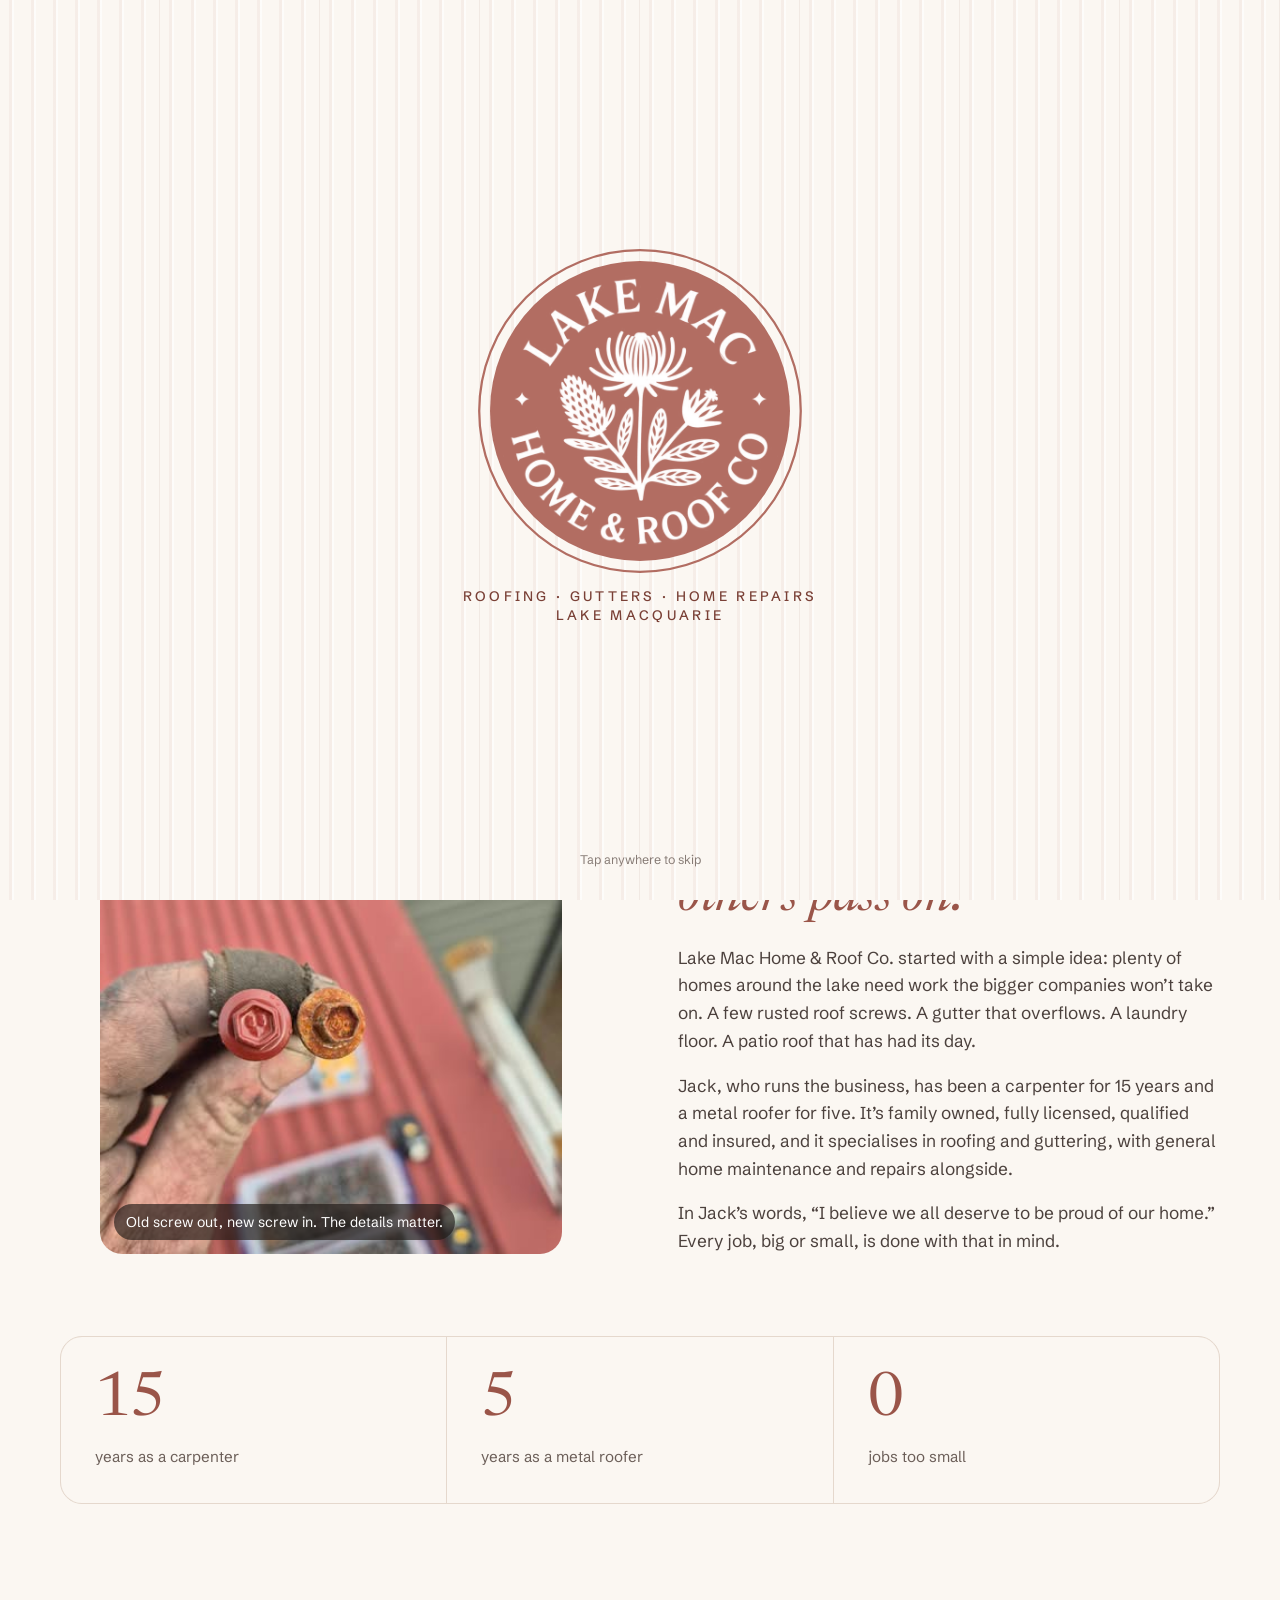
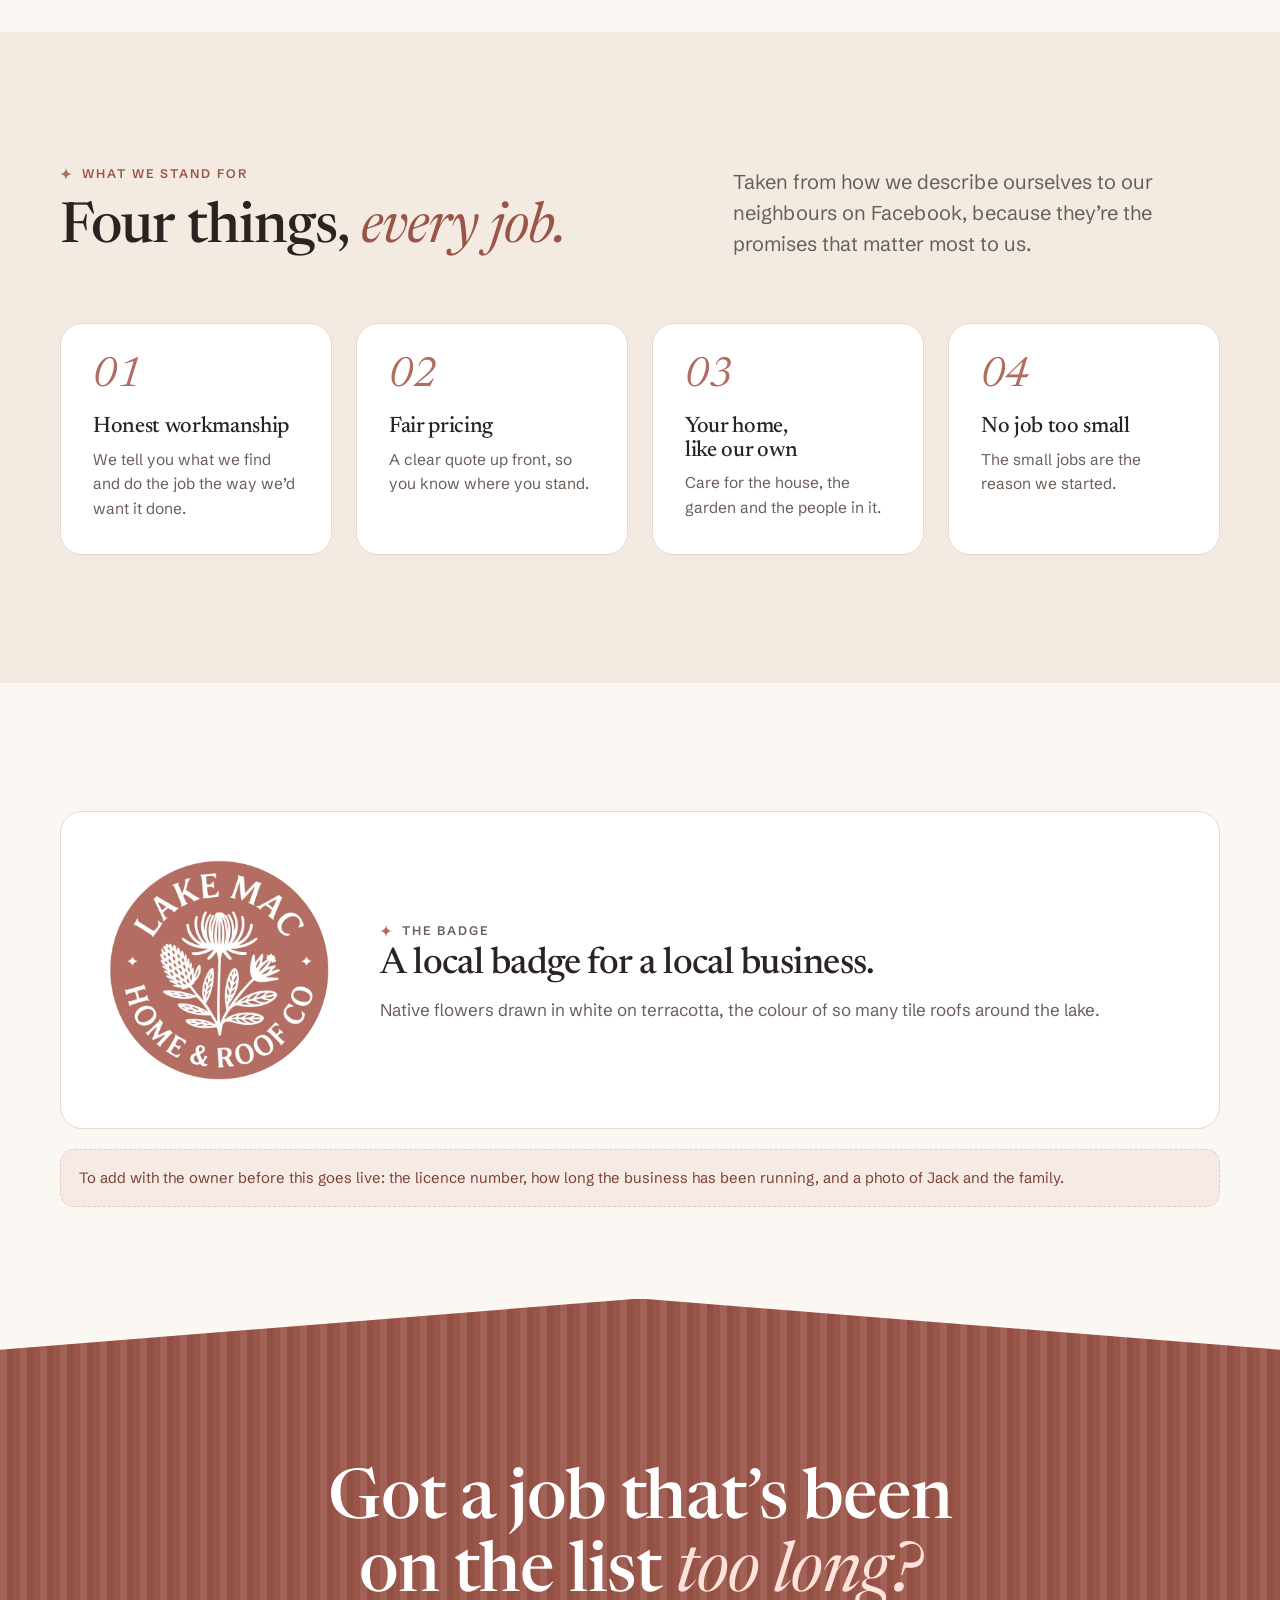
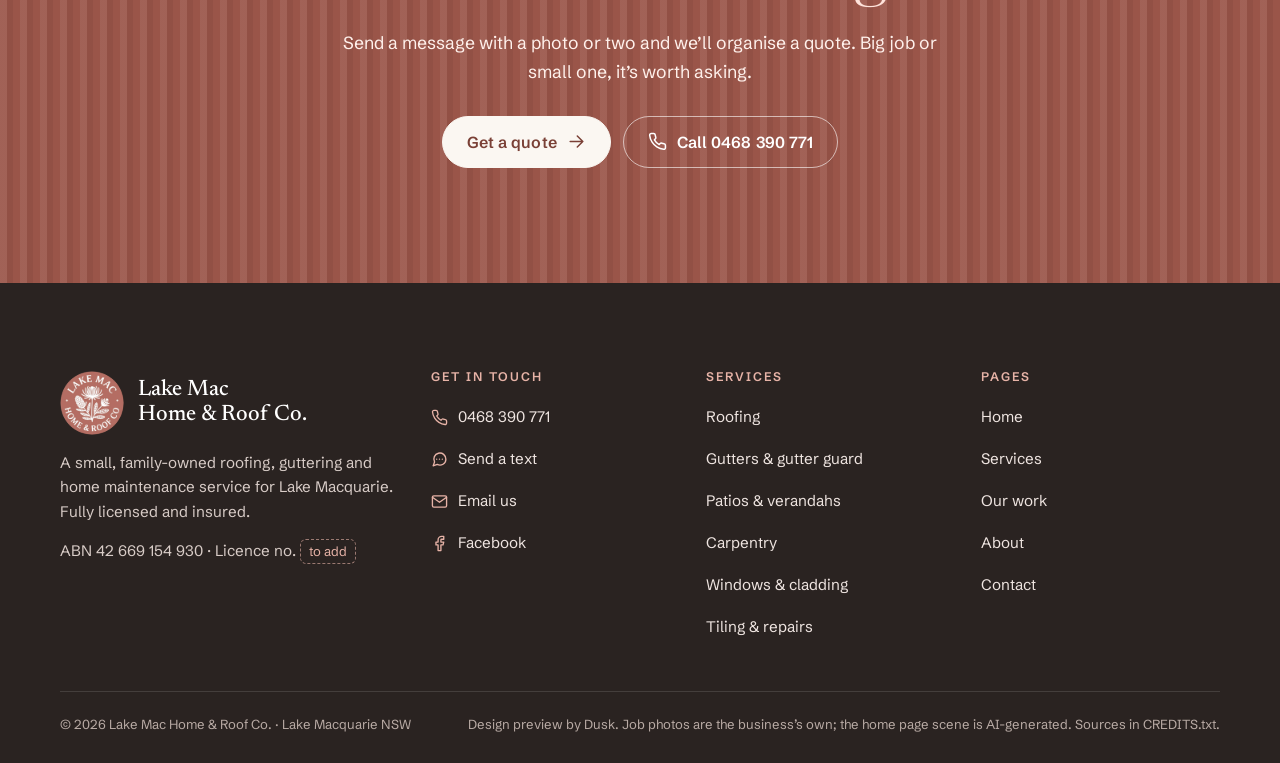
<file: about.html>
<!doctype html>
<html lang="en-AU">
<head>
<meta charset="utf-8">
<meta name="viewport" content="width=device-width, initial-scale=1, viewport-fit=cover">
<title>About | Lake Mac Home &amp; Roof Co.</title>
<meta name="description" content="A small, family-owned roofing and home maintenance business in Lake Macquarie, run by a carpenter of 15 years and metal roofer of 5.">
<meta name="robots" content="noindex, nofollow">
<meta name="theme-color" content="#B26D62">
<meta name="format-detection" content="telephone=no">
<link rel="icon" href="assets/brand/favicon-64.png" sizes="64x64" type="image/png">
<link rel="apple-touch-icon" href="assets/brand/apple-touch-icon.png">
<link rel="preconnect" href="https://fonts.googleapis.com">
<link rel="preconnect" href="https://fonts.gstatic.com" crossorigin>
<link href="https://fonts.googleapis.com/css2?family=Newsreader:ital,opsz,wght@0,6..72,400..600;1,6..72,400..500&amp;family=Schibsted+Grotesk:wght@400;500;600;700&amp;display=swap" rel="stylesheet">
<link rel="stylesheet" href="assets/css/site.css?v=2">
<script>
(function(){var r=document.documentElement;r.classList.add('js');
try{if(!matchMedia('(prefers-reduced-motion: reduce)').matches)r.classList.add('motion')}catch(e){}
// the intro plays when the site is opened or refreshed, not when moving between pages (?intro=0 skips it)
var nav=null,bf=false;try{nav=sessionStorage.getItem('lmh-nav');sessionStorage.removeItem('lmh-nav')}catch(e){}
try{var en=performance.getEntriesByType('navigation')[0];bf=!!(en&&en.type==='back_forward')}catch(e){}
if(r.classList.contains('motion')&&!nav&&!bf&&!/[?&]intro=0/.test(location.search))r.classList.add('intro-on');
setTimeout(function(){if(!window.__lmh){r.classList.remove('motion');r.classList.remove('intro-on')}},4500);
// if a newer version has been published than the copy this browser kept, load the new one once
try{var B='2';fetch('version.txt?'+Date.now(),{cache:'no-store'}).then(function(x){return x.ok?x.text():''}).then(function(t){t=(t||'').trim();
if(/^\d+$/.test(t)&&t!==B&&!new RegExp('[?&]r='+t+'(&|$)').test(location.search)){location.replace(location.pathname+'?r='+t+location.hash)}}).catch(function(){})}catch(e){}
})();
</script>
<script src="assets/js/site.js?v=2" defer></script>
</head>
<body class="page-about">
<a class="skip" href="#main">Skip to content</a>
<svg class="sr" aria-hidden="true" focusable="false" width="0" height="0"><defs>
<symbol id="i-spark" viewBox="0 0 24 24"><path d="M12 0C12.8 7.2 16.8 11.2 24 12 16.8 12.8 12.8 16.8 12 24 11.2 16.8 7.2 12.8 0 12 7.2 11.2 11.2 7.2 12 0Z"/></symbol>
<symbol id="i-phone" viewBox="0 0 24 24"><path d="M22 16.92v3a2 2 0 0 1-2.18 2 19.79 19.79 0 0 1-8.63-3.07 19.5 19.5 0 0 1-6-6 19.79 19.79 0 0 1-3.07-8.67A2 2 0 0 1 4.11 2h3a2 2 0 0 1 2 1.72 12.84 12.84 0 0 0 .7 2.81 2 2 0 0 1-.45 2.11L8.09 9.91a16 16 0 0 0 6 6l1.27-1.27a2 2 0 0 1 2.11-.45 12.84 12.84 0 0 0 2.81.7A2 2 0 0 1 22 16.92z"/></symbol>
<symbol id="i-sms" viewBox="0 0 24 24"><path d="M21 11.5a8.4 8.4 0 0 1-12.2 7.5L3 21l2-5.6A8.5 8.5 0 1 1 21 11.5z"/><path d="M8 11.5h.01M12 11.5h.01M16 11.5h.01"/></symbol>
<symbol id="i-mail" viewBox="0 0 24 24"><path d="M4 4h16a2 2 0 0 1 2 2v12a2 2 0 0 1-2 2H4a2 2 0 0 1-2-2V6a2 2 0 0 1 2-2z"/><path d="M22 6l-10 7L2 6"/></symbol>
<symbol id="i-pin" viewBox="0 0 24 24"><path d="M21 10c0 7-9 13-9 13s-9-6-9-13a9 9 0 0 1 18 0z"/><circle cx="12" cy="10" r="3"/></symbol>
<symbol id="i-fb" viewBox="0 0 24 24"><path d="M18 2h-3a5 5 0 0 0-5 5v3H7v4h3v8h4v-8h3l1-4h-4V7a1 1 0 0 1 1-1h3z"/></symbol>
<symbol id="i-go" viewBox="0 0 24 24"><path d="M4 12h16M13 5l7 7-7 7"/></symbol>
<symbol id="i-back" viewBox="0 0 24 24"><path d="M20 12H4M11 5l-7 7 7 7"/></symbol>
<symbol id="i-check" viewBox="0 0 24 24"><path d="M20 6L9 17l-5-5"/></symbol>
<symbol id="i-x" viewBox="0 0 24 24"><path d="M18 6L6 18M6 6l12 12"/></symbol>
<symbol id="i-menu" viewBox="0 0 24 24"><path d="M4 7h16M4 12h16M4 17h10"/></symbol>
<symbol id="i-left" viewBox="0 0 24 24"><path d="M15 18l-6-6 6-6"/></symbol>
<symbol id="i-right" viewBox="0 0 24 24"><path d="M9 18l6-6-6-6"/></symbol>
<symbol id="i-play" viewBox="0 0 24 24"><path d="M7 4l13 8-13 8z"/></symbol>
<symbol id="i-pause" viewBox="0 0 24 24"><path d="M6 4h4v16H6zM14 4h4v16h-4z"/></symbol>
<symbol id="i-plus" viewBox="0 0 24 24"><path d="M12 5v14M5 12h14"/></symbol>
<symbol id="i-grip" viewBox="0 0 24 24"><path d="M9 7l-5 5 5 5M15 7l5 5-5 5"/></symbol>
<symbol id="i-shield" viewBox="0 0 24 24"><path d="M12 22s8-4 8-10V5l-8-3-8 3v7c0 6 8 10 8 10z"/><path d="M9 12l2 2 4-4"/></symbol>
<symbol id="i-home" viewBox="0 0 24 24"><path d="M3 10.5L12 3l9 7.5"/><path d="M5 9.2V21h14V9.2"/><path d="M10 21v-6h4v6"/></symbol>
<symbol id="i-roof" viewBox="0 0 24 24"><path d="M1.5 13L12 4.5 22.5 13"/><path d="M4.5 10.6L12 4.5l7.5 6.1"/><path d="M5 12.2V20h14v-7.8"/><path d="M8 20v-4M12 20v-4M16 20v-4"/></symbol>
<symbol id="i-gutter" viewBox="0 0 24 24"><path d="M3 5h18v3.5a3.5 3.5 0 0 1-3.5 3.5h-11A3.5 3.5 0 0 1 3 8.5z"/><path d="M17 12v5.5a2.5 2.5 0 0 0 2.5 2.5H21"/><path d="M8 15.5v1.2M11.5 17.5v1.2"/></symbol>
<symbol id="i-drop" viewBox="0 0 24 24"><path d="M12 2.7S6 9.3 6 14a6 6 0 0 0 12 0c0-4.7-6-11.3-6-11.3z"/><path d="M9.5 14.5a2.5 2.5 0 0 0 2.5 2.5"/></symbol>
<symbol id="i-patio" viewBox="0 0 24 24"><path d="M2 8.5L12 4l10 4.5"/><path d="M4 8v13M20 8v13"/><path d="M2 21h20"/><path d="M4 12h16"/></symbol>
<symbol id="i-hammer" viewBox="0 0 24 24"><path d="M15 12l-8.5 8.5a2.12 2.12 0 0 1-3-3L12 9"/><path d="M17.64 15L22 10.64"/><path d="M20.91 11.7l-1.25-1.25c-.6-.6-.93-1.4-.93-2.25v-.86L16.01 4.6a5.56 5.56 0 0 0-3.94-1.64H9l.92.82A6.18 6.18 0 0 1 12 8.4v1.56l2 2h2.47l2.26 1.91"/></symbol>
<symbol id="i-window" viewBox="0 0 24 24"><rect x="4" y="3" width="16" height="18" rx="1.5"/><path d="M12 3v18M4 12h16"/></symbol>
<symbol id="i-tile" viewBox="0 0 24 24"><rect x="3" y="3" width="7.5" height="7.5" rx="1"/><rect x="13.5" y="3" width="7.5" height="7.5" rx="1"/><rect x="3" y="13.5" width="7.5" height="7.5" rx="1"/><rect x="13.5" y="13.5" width="7.5" height="7.5" rx="1"/></symbol>
<symbol id="i-ruler" viewBox="0 0 24 24"><path d="M21.3 15.3a2.4 2.4 0 0 1 0 3.4l-2.6 2.6a2.4 2.4 0 0 1-3.4 0L2.7 8.7a2.4 2.4 0 0 1 0-3.4l2.6-2.6a2.4 2.4 0 0 1 3.4 0z"/><path d="M14.5 12.5l2-2M11.5 9.5l2-2M8.5 6.5l2-2M17.5 15.5l2-2"/></symbol>
<symbol id="i-hand" viewBox="0 0 24 24"><path d="M11 17l2 2a1 1 0 1 0 3-3"/><path d="M14 14l2.5 2.5a1 1 0 1 0 3-3l-3.88-3.88a3 3 0 0 0-4.24 0l-.88.88a1 1 0 1 1-3-3l2.81-2.81a5.79 5.79 0 0 1 7.06-.87l.47.28a2 2 0 0 0 1.42.25L21 4"/><path d="M21 3l1 11h-2"/><path d="M3 3L2 14l6.5 6.5a1 1 0 1 0 3-3"/><path d="M3 4h8"/></symbol>
<symbol id="i-tag" viewBox="0 0 24 24"><path d="M20.6 13.4l-7.2 7.2a2 2 0 0 1-2.8 0L3 13V3h10l7.6 7.6a2 2 0 0 1 0 2.8z"/><circle cx="7.5" cy="7.5" r="1.5"/></symbol>
<symbol id="i-camera" viewBox="0 0 24 24"><path d="M14.5 4h-5L7 7H4a2 2 0 0 0-2 2v9a2 2 0 0 0 2 2h16a2 2 0 0 0 2-2V9a2 2 0 0 0-2-2h-3z"/><circle cx="12" cy="13" r="3"/></symbol>
<symbol id="i-clock" viewBox="0 0 24 24"><circle cx="12" cy="12" r="9"/><path d="M12 7v5l3 2"/></symbol>
<symbol id="i-wrench" viewBox="0 0 24 24"><path d="M14.7 6.3a1 1 0 0 0 0 1.4l1.6 1.6a1 1 0 0 0 1.4 0l3.77-3.77a6 6 0 0 1-7.94 7.94l-6.91 6.91a2.12 2.12 0 0 1-3-3l6.91-6.91a6 6 0 0 1 7.94-7.94l-3.76 3.76z"/></symbol>
</defs></svg>
<div class="intro" aria-hidden="true">
  <div class="sheets"><i class="sheet" style="--i:0"></i><i class="sheet" style="--i:1"></i><i class="sheet" style="--i:2"></i><i class="sheet" style="--i:3"></i><i class="sheet" style="--i:4"></i><i class="sheet" style="--i:5"></i><i class="sheet" style="--i:6"></i><i class="sheet" style="--i:7"></i></div>
  <div class="stage">
    <div class="badge"><div class="disc"></div><svg class="ring" viewBox="0 0 102 102"><circle cx="51" cy="51" r="50"/></svg><img class="art inner" src="assets/brand/art-inner.png" alt=""><img class="art outer" src="assets/brand/art-ring.png" alt=""></div>
    <p class="tagline">Roofing &middot; Gutters &middot; Home repairs<br>Lake Macquarie</p>
  </div>
  <p class="skipnote">Tap anywhere to skip</p>
</div>
<p class="strip"><span class="s-long"><b>Design preview</b> for Lake Mac Home &amp; Roof Co., prepared by Dusk. Not the live website: the quote forms send nothing.</span><span class="s-short"><b>Design preview</b> by Dusk. The forms send nothing.</span></p>
<header class="hdr">
  <div class="wrap">
    <a class="brand" href="index.html" aria-label="Lake Mac Home &amp; Roof Co., home page"><img src="assets/brand/badge-160.png" alt="" width="48" height="48"><span class="wm"><b>Lake Mac</b><span>Home &amp; Roof Co.</span></span></a>
    <nav class="nav" aria-label="Main"><a href="services.html">Services</a><a href="work.html">Our work</a><a href="about.html" aria-current="page">About</a><a href="contact.html">Contact</a></nav>
    <a class="btn sm call" href="tel:0468390771"><svg class="ico" aria-hidden="true"><use href="#i-phone"/></svg>0468 390 771</a>
    <button class="burger" type="button" aria-label="Open the menu" aria-expanded="false" aria-controls="menu"><svg class="ico" aria-hidden="true"><use href="#i-menu"/></svg></button>
  </div>
</header>
<div class="menu" id="menu" aria-hidden="true" role="dialog" aria-label="Menu">
  <div class="top"><img src="assets/brand/badge-160.png" alt="" width="52" height="52"><button class="x" type="button" aria-label="Close the menu"><svg class="ico" aria-hidden="true"><use href="#i-x"/></svg></button></div>
  <nav aria-label="Phone menu"><a href="index.html">Home<svg class="ico" aria-hidden="true"><use href="#i-go"/></svg></a><a href="services.html">Services<svg class="ico" aria-hidden="true"><use href="#i-go"/></svg></a><a href="work.html">Our work<svg class="ico" aria-hidden="true"><use href="#i-go"/></svg></a><a href="about.html" aria-current="page">About<svg class="ico" aria-hidden="true"><use href="#i-go"/></svg></a><a href="contact.html">Contact<svg class="ico" aria-hidden="true"><use href="#i-go"/></svg></a></nav>
  <div class="acts"><a class="btn cream" href="tel:0468390771"><svg class="ico" aria-hidden="true"><use href="#i-phone"/></svg>Call 0468 390 771</a><a class="btn ghost" href="contact.html">Get a quote</a></div>
  <p class="meta">Roofing, gutters and home repairs across Lake Macquarie</p>
</div>
<main id="main">

<section class="phead" aria-labelledby="ph-h">
  <div class="wrap">
    <div>
      <p class="crumbs"><a href="index.html">Home</a><svg class="ico" aria-hidden="true"><use href="#i-right"/></svg><span>About</span></p>
      <h1 id="ph-h">Small, local and <em>proud of it.</em></h1>
      <p class="lead">Lake Mac Home &amp; Roof Co. is a small, family-owned business doing honest work for the people of Lake Macquarie.</p>
    </div>
    <div class="stack" aria-hidden="true"><img src="assets/img/entry-deck.jpg" alt="" width="1600" height="1200" decoding="async"><img src="assets/img/roof-screws.jpg" alt="" width="414" height="414" decoding="async"><img src="assets/img/verandah-house.jpg" alt="" width="414" height="414" decoding="async"></div>
  </div>
</section>
<section class="sec" aria-labelledby="st-h">
  <div class="wrap">
    <div class="about-grid">
      <figure class="ph rv"><img src="assets/img/roof-screws.jpg" alt="A hand holding an old rusted roof screw next to a new one" width="414" height="414" loading="lazy" decoding="async"><figcaption><span>Old screw out, new screw in. The details matter.</span></figcaption></figure>
      <div class="prose">
        <p class="eyebrow"><svg class="spark" aria-hidden="true"><use href="#i-spark"/></svg>Our story</p>
        <h2 id="st-h" class="rv">Built for the jobs <em>others pass on.</em></h2>
        <p class="rv d1">Lake Mac Home &amp; Roof Co. started with a simple idea: plenty of homes around the lake need work the bigger companies won’t take on. A few rusted roof screws. A gutter that overflows. A laundry floor. A patio roof that has had its day.</p>
        <p class="rv d2">Jack, who runs the business, has been a carpenter for 15 years and a metal roofer for five. It’s family owned, fully licensed, qualified and insured, and it specialises in roofing and guttering, with general home maintenance and repairs alongside.</p>
        <p class="rv d3">In Jack’s words, “I believe we all deserve to be proud of our home.” Every job, big or small, is done with that in mind.</p>
      </div>
    </div>
    <div class="stats">
      <div class="rv"><b>15</b><span>years as a carpenter</span></div>
      <div class="rv d1"><b>5</b><span>years as a metal roofer</span></div>
      <div class="rv d2"><b>0</b><span>jobs too small</span></div>
    </div>
  </div>
</section>
<section class="sec sand" aria-labelledby="v-h">
  <div class="wrap">
    <div class="sec-head"><div><p class="eyebrow"><svg class="spark" aria-hidden="true"><use href="#i-spark"/></svg>What we stand for</p><h2 id="v-h" class="rv">Four things, <em>every job.</em></h2></div><p class="lead rv d1">Taken from how we describe ourselves to our neighbours on Facebook, because they’re the promises that matter most to us.</p></div>
    <ol class="steps">
      <li class="rv"><h3>Honest workmanship</h3><p>We tell you what we find and do the job the way we’d want it done.</p></li>
      <li class="rv d1"><h3>Fair pricing</h3><p>A clear quote up front, so you know where you stand.</p></li>
      <li class="rv d2"><h3>Your home, like our own</h3><p>Care for the house, the garden and the people in it.</p></li>
      <li class="rv d3"><h3>No job too small</h3><p>The small jobs are the reason we started.</p></li>
    </ol>
  </div>
</section>
<section class="sec" aria-labelledby="b-h">
  <div class="wrap" style="display:grid;gap:20px">
    <div class="badgebox rv">
      <img src="assets/brand/badge.png" alt="The Lake Mac Home &amp; Roof Co. badge" width="640" height="640" loading="lazy">
      <div><p class="eyebrow"><svg class="spark" aria-hidden="true"><use href="#i-spark"/></svg>The badge</p><h3 id="b-h">A local badge for a local business.</h3><p>Native flowers drawn in white on terracotta, the colour of so many tile roofs around the lake.</p></div>
    </div>
    <p class="todo-card rv">To add with the owner before this goes live: the licence number, how long the business has been running, and a photo of Jack and the family.</p>
  </div>
</section>
<section class="cta pitch on-dark" aria-labelledby="cta-h">
  <div class="wrap">
    <h2 id="cta-h" class="rv">Got a job that’s been on the list <em>too long?</em></h2>
    <p class="rv d1">Send a message with a photo or two and we’ll organise a quote. Big job or small one, it’s worth asking.</p>
    <div class="acts rv d2"><a class="btn cream" href="contact.html">Get a quote<svg class="ico" aria-hidden="true"><use href="#i-go"/></svg></a><a class="btn ghost" href="tel:0468390771"><svg class="ico" aria-hidden="true"><use href="#i-phone"/></svg>Call 0468 390 771</a></div>
  </div>
</section>
</main>
<footer class="ftr">
  <div class="wrap">
    <div class="ftr-grid">
      <div>
        <div class="fb"><img src="assets/brand/badge-160.png" alt="" width="64" height="64" loading="lazy"><b>Lake Mac<br>Home &amp; Roof Co.</b></div>
        <p>A small, family-owned roofing, guttering and home maintenance service for Lake Macquarie. Fully licensed and insured.</p>
        <p style="margin:0">ABN 42 669 154 930 &middot; Licence no. <span class="todo">to add</span></p>
      </div>
      <div><h4>Get in touch</h4><ul>
        <li><a class="ci" href="tel:0468390771"><svg class="ico" aria-hidden="true"><use href="#i-phone"/></svg>0468 390 771</a></li>
        <li><a class="ci" href="sms:0468390771"><svg class="ico" aria-hidden="true"><use href="#i-sms"/></svg>Send a text</a></li>
        <li><a class="ci" href="mailto:lakemachomeroofco@gmail.com"><svg class="ico" aria-hidden="true"><use href="#i-mail"/></svg>Email us</a></li>
        <li><a class="ci" href="https://www.facebook.com/p/Lake-Mac-Home-Roof-Co-61587467368162/" target="_blank" rel="noopener"><svg class="ico" aria-hidden="true"><use href="#i-fb"/></svg>Facebook</a></li>
      </ul></div>
      <div><h4>Services</h4><ul>
        <li><a href="services.html#roofing">Roofing</a></li><li><a href="services.html#gutters">Gutters &amp; gutter guard</a></li><li><a href="services.html#patios">Patios &amp; verandahs</a></li><li><a href="services.html#carpentry">Carpentry</a></li><li><a href="services.html#windows">Windows &amp; cladding</a></li><li><a href="services.html#tiling">Tiling &amp; repairs</a></li>
      </ul></div>
      <div><h4>Pages</h4><ul><li><a href="index.html">Home</a></li><li><a href="services.html">Services</a></li><li><a href="work.html">Our work</a></li><li><a href="about.html">About</a></li><li><a href="contact.html">Contact</a></li></ul></div>
    </div>
    <div class="ftr-base"><span>&copy; <span data-year>2026</span> Lake Mac Home &amp; Roof Co. &middot; Lake Macquarie NSW</span><span>Design preview by Dusk. Job photos are the business’s own; the home page scene is AI-generated. Sources in CREDITS.txt.</span></div>
  </div>
</footer>
<div class="bar" aria-label="Quick contact"><a class="btn ghost" href="tel:0468390771"><svg class="ico" aria-hidden="true"><use href="#i-phone"/></svg>Call</a><a class="btn" href="contact.html">Get a quote<svg class="ico" aria-hidden="true"><use href="#i-go"/></svg></a></div>
</body>
</html>
</file>
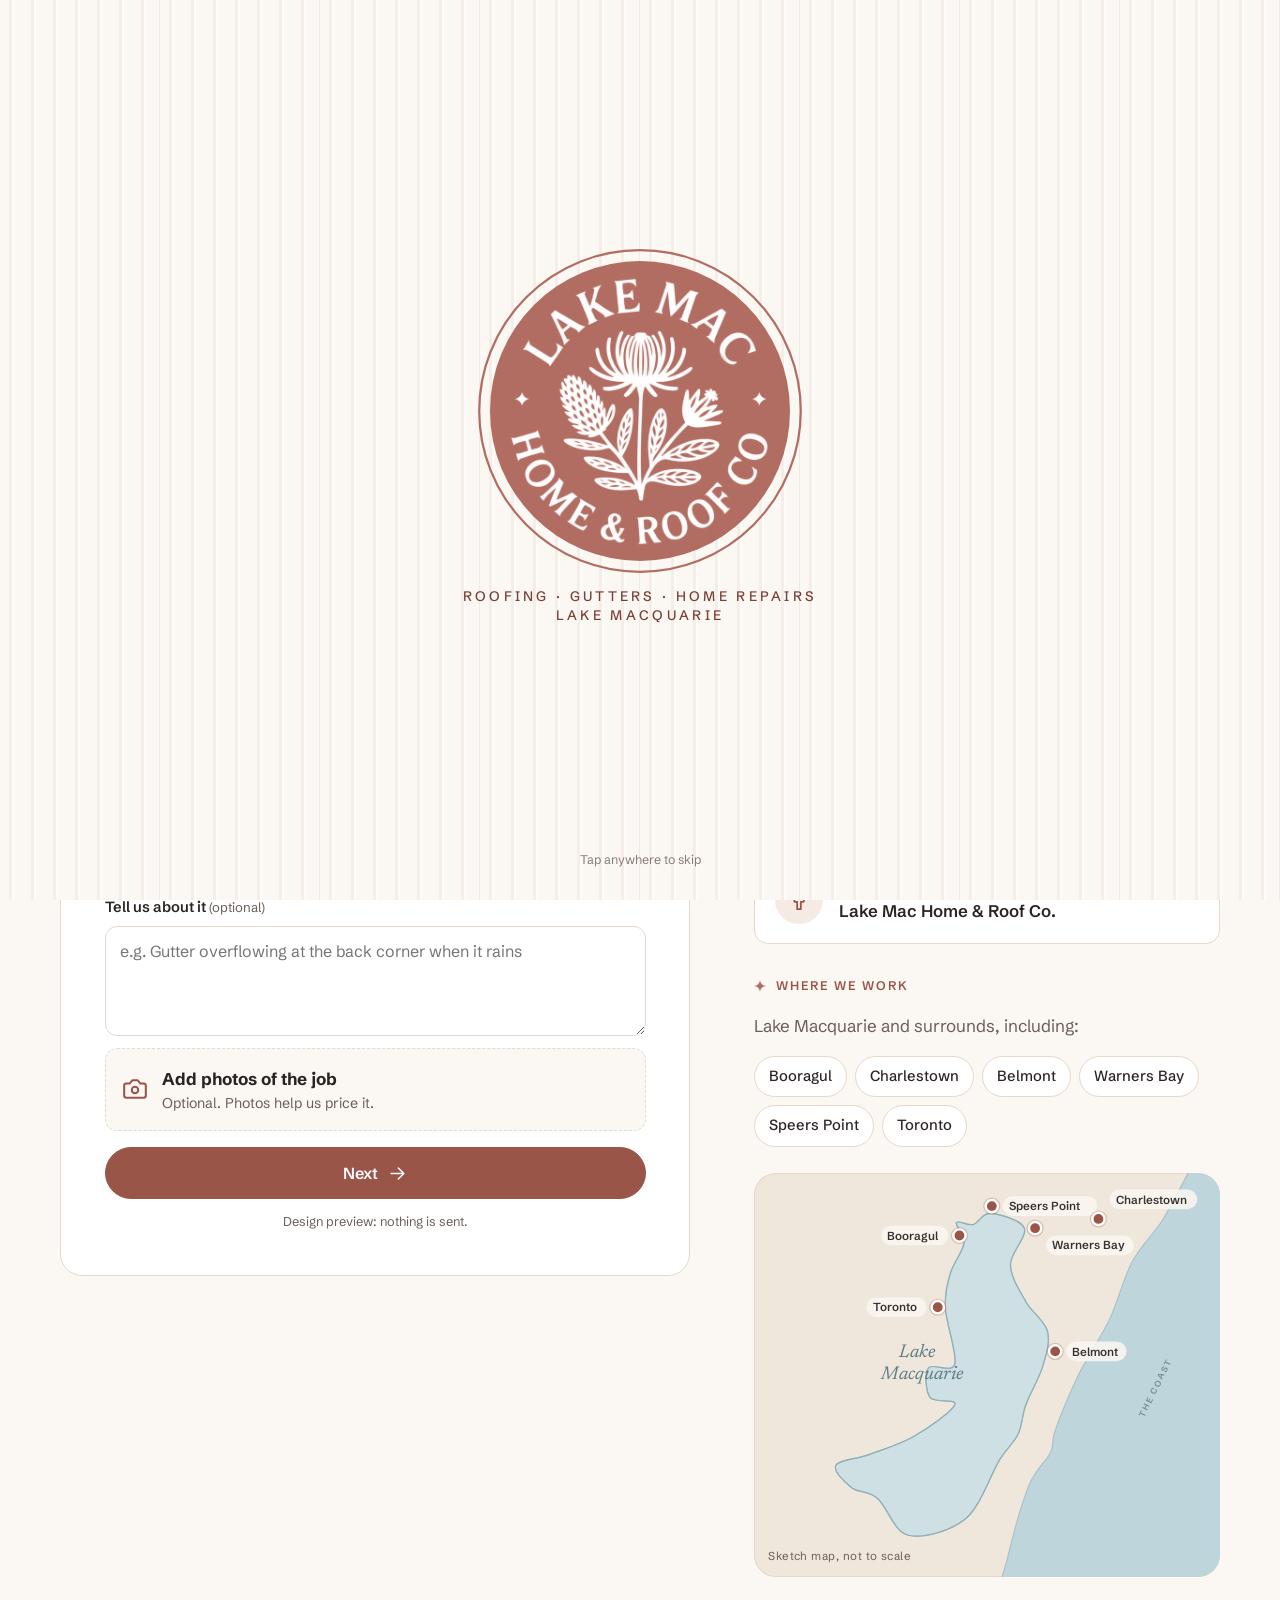
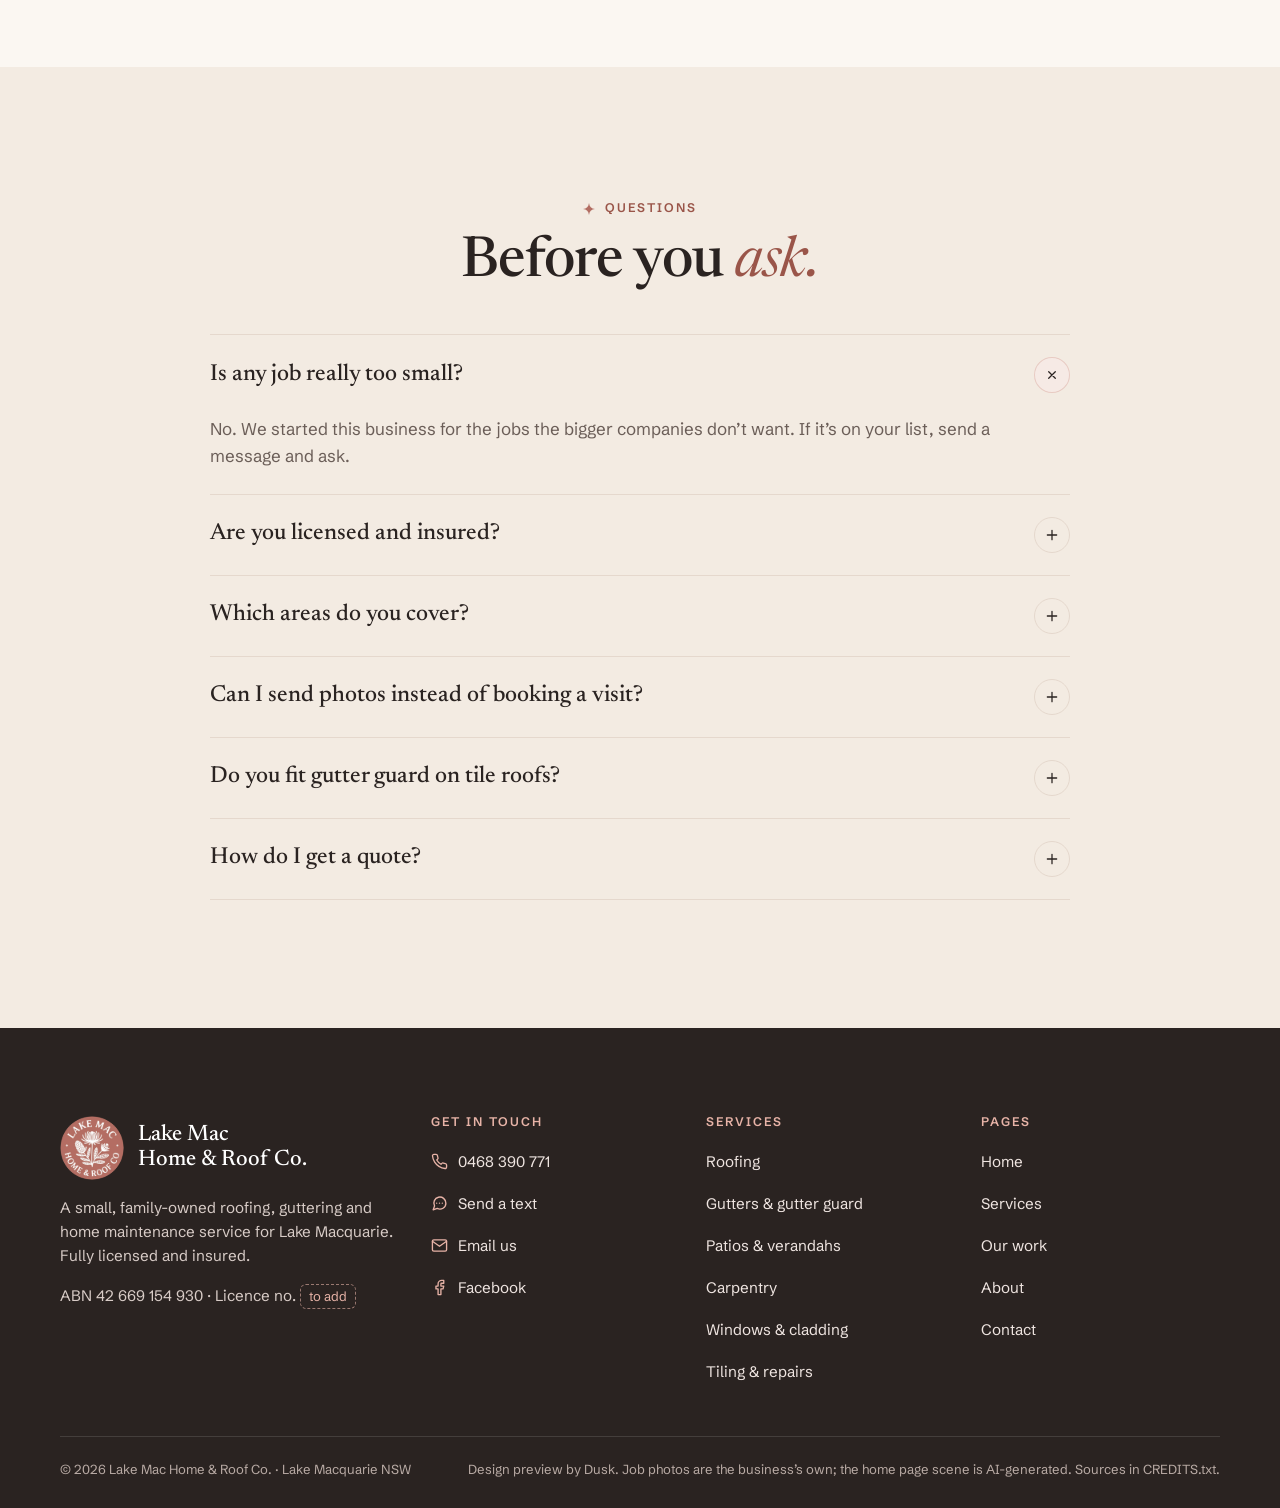
<file: contact.html>
<!doctype html>
<html lang="en-AU">
<head>
<meta charset="utf-8">
<meta name="viewport" content="width=device-width, initial-scale=1, viewport-fit=cover">
<title>Contact and quotes | Lake Mac Home &amp; Roof Co.</title>
<meta name="description" content="Get a quote for roofing, gutters or home repairs in Lake Macquarie. Call or text 0468 390 771 or email lakemachomeroofco@gmail.com.">
<meta name="robots" content="noindex, nofollow">
<meta name="theme-color" content="#B26D62">
<meta name="format-detection" content="telephone=no">
<link rel="icon" href="assets/brand/favicon-64.png" sizes="64x64" type="image/png">
<link rel="apple-touch-icon" href="assets/brand/apple-touch-icon.png">
<link rel="preconnect" href="https://fonts.googleapis.com">
<link rel="preconnect" href="https://fonts.gstatic.com" crossorigin>
<link href="https://fonts.googleapis.com/css2?family=Newsreader:ital,opsz,wght@0,6..72,400..600;1,6..72,400..500&amp;family=Schibsted+Grotesk:wght@400;500;600;700&amp;display=swap" rel="stylesheet">
<link rel="stylesheet" href="assets/css/site.css?v=2">
<script>
(function(){var r=document.documentElement;r.classList.add('js');
try{if(!matchMedia('(prefers-reduced-motion: reduce)').matches)r.classList.add('motion')}catch(e){}
// the intro plays when the site is opened or refreshed, not when moving between pages (?intro=0 skips it)
var nav=null,bf=false;try{nav=sessionStorage.getItem('lmh-nav');sessionStorage.removeItem('lmh-nav')}catch(e){}
try{var en=performance.getEntriesByType('navigation')[0];bf=!!(en&&en.type==='back_forward')}catch(e){}
if(r.classList.contains('motion')&&!nav&&!bf&&!/[?&]intro=0/.test(location.search))r.classList.add('intro-on');
setTimeout(function(){if(!window.__lmh){r.classList.remove('motion');r.classList.remove('intro-on')}},4500);
// if a newer version has been published than the copy this browser kept, load the new one once
try{var B='2';fetch('version.txt?'+Date.now(),{cache:'no-store'}).then(function(x){return x.ok?x.text():''}).then(function(t){t=(t||'').trim();
if(/^\d+$/.test(t)&&t!==B&&!new RegExp('[?&]r='+t+'(&|$)').test(location.search)){location.replace(location.pathname+'?r='+t+location.hash)}}).catch(function(){})}catch(e){}
})();
</script>
<script src="assets/js/site.js?v=2" defer></script>
</head>
<body class="page-contact">
<a class="skip" href="#main">Skip to content</a>
<svg class="sr" aria-hidden="true" focusable="false" width="0" height="0"><defs>
<symbol id="i-spark" viewBox="0 0 24 24"><path d="M12 0C12.8 7.2 16.8 11.2 24 12 16.8 12.8 12.8 16.8 12 24 11.2 16.8 7.2 12.8 0 12 7.2 11.2 11.2 7.2 12 0Z"/></symbol>
<symbol id="i-phone" viewBox="0 0 24 24"><path d="M22 16.92v3a2 2 0 0 1-2.18 2 19.79 19.79 0 0 1-8.63-3.07 19.5 19.5 0 0 1-6-6 19.79 19.79 0 0 1-3.07-8.67A2 2 0 0 1 4.11 2h3a2 2 0 0 1 2 1.72 12.84 12.84 0 0 0 .7 2.81 2 2 0 0 1-.45 2.11L8.09 9.91a16 16 0 0 0 6 6l1.27-1.27a2 2 0 0 1 2.11-.45 12.84 12.84 0 0 0 2.81.7A2 2 0 0 1 22 16.92z"/></symbol>
<symbol id="i-sms" viewBox="0 0 24 24"><path d="M21 11.5a8.4 8.4 0 0 1-12.2 7.5L3 21l2-5.6A8.5 8.5 0 1 1 21 11.5z"/><path d="M8 11.5h.01M12 11.5h.01M16 11.5h.01"/></symbol>
<symbol id="i-mail" viewBox="0 0 24 24"><path d="M4 4h16a2 2 0 0 1 2 2v12a2 2 0 0 1-2 2H4a2 2 0 0 1-2-2V6a2 2 0 0 1 2-2z"/><path d="M22 6l-10 7L2 6"/></symbol>
<symbol id="i-pin" viewBox="0 0 24 24"><path d="M21 10c0 7-9 13-9 13s-9-6-9-13a9 9 0 0 1 18 0z"/><circle cx="12" cy="10" r="3"/></symbol>
<symbol id="i-fb" viewBox="0 0 24 24"><path d="M18 2h-3a5 5 0 0 0-5 5v3H7v4h3v8h4v-8h3l1-4h-4V7a1 1 0 0 1 1-1h3z"/></symbol>
<symbol id="i-go" viewBox="0 0 24 24"><path d="M4 12h16M13 5l7 7-7 7"/></symbol>
<symbol id="i-back" viewBox="0 0 24 24"><path d="M20 12H4M11 5l-7 7 7 7"/></symbol>
<symbol id="i-check" viewBox="0 0 24 24"><path d="M20 6L9 17l-5-5"/></symbol>
<symbol id="i-x" viewBox="0 0 24 24"><path d="M18 6L6 18M6 6l12 12"/></symbol>
<symbol id="i-menu" viewBox="0 0 24 24"><path d="M4 7h16M4 12h16M4 17h10"/></symbol>
<symbol id="i-left" viewBox="0 0 24 24"><path d="M15 18l-6-6 6-6"/></symbol>
<symbol id="i-right" viewBox="0 0 24 24"><path d="M9 18l6-6-6-6"/></symbol>
<symbol id="i-play" viewBox="0 0 24 24"><path d="M7 4l13 8-13 8z"/></symbol>
<symbol id="i-pause" viewBox="0 0 24 24"><path d="M6 4h4v16H6zM14 4h4v16h-4z"/></symbol>
<symbol id="i-plus" viewBox="0 0 24 24"><path d="M12 5v14M5 12h14"/></symbol>
<symbol id="i-grip" viewBox="0 0 24 24"><path d="M9 7l-5 5 5 5M15 7l5 5-5 5"/></symbol>
<symbol id="i-shield" viewBox="0 0 24 24"><path d="M12 22s8-4 8-10V5l-8-3-8 3v7c0 6 8 10 8 10z"/><path d="M9 12l2 2 4-4"/></symbol>
<symbol id="i-home" viewBox="0 0 24 24"><path d="M3 10.5L12 3l9 7.5"/><path d="M5 9.2V21h14V9.2"/><path d="M10 21v-6h4v6"/></symbol>
<symbol id="i-roof" viewBox="0 0 24 24"><path d="M1.5 13L12 4.5 22.5 13"/><path d="M4.5 10.6L12 4.5l7.5 6.1"/><path d="M5 12.2V20h14v-7.8"/><path d="M8 20v-4M12 20v-4M16 20v-4"/></symbol>
<symbol id="i-gutter" viewBox="0 0 24 24"><path d="M3 5h18v3.5a3.5 3.5 0 0 1-3.5 3.5h-11A3.5 3.5 0 0 1 3 8.5z"/><path d="M17 12v5.5a2.5 2.5 0 0 0 2.5 2.5H21"/><path d="M8 15.5v1.2M11.5 17.5v1.2"/></symbol>
<symbol id="i-drop" viewBox="0 0 24 24"><path d="M12 2.7S6 9.3 6 14a6 6 0 0 0 12 0c0-4.7-6-11.3-6-11.3z"/><path d="M9.5 14.5a2.5 2.5 0 0 0 2.5 2.5"/></symbol>
<symbol id="i-patio" viewBox="0 0 24 24"><path d="M2 8.5L12 4l10 4.5"/><path d="M4 8v13M20 8v13"/><path d="M2 21h20"/><path d="M4 12h16"/></symbol>
<symbol id="i-hammer" viewBox="0 0 24 24"><path d="M15 12l-8.5 8.5a2.12 2.12 0 0 1-3-3L12 9"/><path d="M17.64 15L22 10.64"/><path d="M20.91 11.7l-1.25-1.25c-.6-.6-.93-1.4-.93-2.25v-.86L16.01 4.6a5.56 5.56 0 0 0-3.94-1.64H9l.92.82A6.18 6.18 0 0 1 12 8.4v1.56l2 2h2.47l2.26 1.91"/></symbol>
<symbol id="i-window" viewBox="0 0 24 24"><rect x="4" y="3" width="16" height="18" rx="1.5"/><path d="M12 3v18M4 12h16"/></symbol>
<symbol id="i-tile" viewBox="0 0 24 24"><rect x="3" y="3" width="7.5" height="7.5" rx="1"/><rect x="13.5" y="3" width="7.5" height="7.5" rx="1"/><rect x="3" y="13.5" width="7.5" height="7.5" rx="1"/><rect x="13.5" y="13.5" width="7.5" height="7.5" rx="1"/></symbol>
<symbol id="i-ruler" viewBox="0 0 24 24"><path d="M21.3 15.3a2.4 2.4 0 0 1 0 3.4l-2.6 2.6a2.4 2.4 0 0 1-3.4 0L2.7 8.7a2.4 2.4 0 0 1 0-3.4l2.6-2.6a2.4 2.4 0 0 1 3.4 0z"/><path d="M14.5 12.5l2-2M11.5 9.5l2-2M8.5 6.5l2-2M17.5 15.5l2-2"/></symbol>
<symbol id="i-hand" viewBox="0 0 24 24"><path d="M11 17l2 2a1 1 0 1 0 3-3"/><path d="M14 14l2.5 2.5a1 1 0 1 0 3-3l-3.88-3.88a3 3 0 0 0-4.24 0l-.88.88a1 1 0 1 1-3-3l2.81-2.81a5.79 5.79 0 0 1 7.06-.87l.47.28a2 2 0 0 0 1.42.25L21 4"/><path d="M21 3l1 11h-2"/><path d="M3 3L2 14l6.5 6.5a1 1 0 1 0 3-3"/><path d="M3 4h8"/></symbol>
<symbol id="i-tag" viewBox="0 0 24 24"><path d="M20.6 13.4l-7.2 7.2a2 2 0 0 1-2.8 0L3 13V3h10l7.6 7.6a2 2 0 0 1 0 2.8z"/><circle cx="7.5" cy="7.5" r="1.5"/></symbol>
<symbol id="i-camera" viewBox="0 0 24 24"><path d="M14.5 4h-5L7 7H4a2 2 0 0 0-2 2v9a2 2 0 0 0 2 2h16a2 2 0 0 0 2-2V9a2 2 0 0 0-2-2h-3z"/><circle cx="12" cy="13" r="3"/></symbol>
<symbol id="i-clock" viewBox="0 0 24 24"><circle cx="12" cy="12" r="9"/><path d="M12 7v5l3 2"/></symbol>
<symbol id="i-wrench" viewBox="0 0 24 24"><path d="M14.7 6.3a1 1 0 0 0 0 1.4l1.6 1.6a1 1 0 0 0 1.4 0l3.77-3.77a6 6 0 0 1-7.94 7.94l-6.91 6.91a2.12 2.12 0 0 1-3-3l6.91-6.91a6 6 0 0 1 7.94-7.94l-3.76 3.76z"/></symbol>
</defs></svg>
<div class="intro" aria-hidden="true">
  <div class="sheets"><i class="sheet" style="--i:0"></i><i class="sheet" style="--i:1"></i><i class="sheet" style="--i:2"></i><i class="sheet" style="--i:3"></i><i class="sheet" style="--i:4"></i><i class="sheet" style="--i:5"></i><i class="sheet" style="--i:6"></i><i class="sheet" style="--i:7"></i></div>
  <div class="stage">
    <div class="badge"><div class="disc"></div><svg class="ring" viewBox="0 0 102 102"><circle cx="51" cy="51" r="50"/></svg><img class="art inner" src="assets/brand/art-inner.png" alt=""><img class="art outer" src="assets/brand/art-ring.png" alt=""></div>
    <p class="tagline">Roofing &middot; Gutters &middot; Home repairs<br>Lake Macquarie</p>
  </div>
  <p class="skipnote">Tap anywhere to skip</p>
</div>
<p class="strip"><span class="s-long"><b>Design preview</b> for Lake Mac Home &amp; Roof Co., prepared by Dusk. Not the live website: the quote forms send nothing.</span><span class="s-short"><b>Design preview</b> by Dusk. The forms send nothing.</span></p>
<header class="hdr">
  <div class="wrap">
    <a class="brand" href="index.html" aria-label="Lake Mac Home &amp; Roof Co., home page"><img src="assets/brand/badge-160.png" alt="" width="48" height="48"><span class="wm"><b>Lake Mac</b><span>Home &amp; Roof Co.</span></span></a>
    <nav class="nav" aria-label="Main"><a href="services.html">Services</a><a href="work.html">Our work</a><a href="about.html">About</a><a href="contact.html" aria-current="page">Contact</a></nav>
    <a class="btn sm call" href="tel:0468390771"><svg class="ico" aria-hidden="true"><use href="#i-phone"/></svg>0468 390 771</a>
    <button class="burger" type="button" aria-label="Open the menu" aria-expanded="false" aria-controls="menu"><svg class="ico" aria-hidden="true"><use href="#i-menu"/></svg></button>
  </div>
</header>
<div class="menu" id="menu" aria-hidden="true" role="dialog" aria-label="Menu">
  <div class="top"><img src="assets/brand/badge-160.png" alt="" width="52" height="52"><button class="x" type="button" aria-label="Close the menu"><svg class="ico" aria-hidden="true"><use href="#i-x"/></svg></button></div>
  <nav aria-label="Phone menu"><a href="index.html">Home<svg class="ico" aria-hidden="true"><use href="#i-go"/></svg></a><a href="services.html">Services<svg class="ico" aria-hidden="true"><use href="#i-go"/></svg></a><a href="work.html">Our work<svg class="ico" aria-hidden="true"><use href="#i-go"/></svg></a><a href="about.html">About<svg class="ico" aria-hidden="true"><use href="#i-go"/></svg></a><a href="contact.html" aria-current="page">Contact<svg class="ico" aria-hidden="true"><use href="#i-go"/></svg></a></nav>
  <div class="acts"><a class="btn cream" href="tel:0468390771"><svg class="ico" aria-hidden="true"><use href="#i-phone"/></svg>Call 0468 390 771</a><a class="btn ghost" href="contact.html">Get a quote</a></div>
  <p class="meta">Roofing, gutters and home repairs across Lake Macquarie</p>
</div>
<main id="main">

<section class="phead" aria-labelledby="ph-h" style="padding-bottom:clamp(36px,4vw,56px)">
  <div class="wrap" style="grid-template-columns:minmax(0,1fr)">
    <div>
      <p class="crumbs"><a href="index.html">Home</a><svg class="ico" aria-hidden="true"><use href="#i-right"/></svg><span>Contact</span></p>
      <h1 id="ph-h">Let’s get your job <em>sorted.</em></h1>
      <p class="lead">Call, text or email, or send the details below with a few photos. We’ll be in touch to organise a quote.</p>
    </div>
  </div>
</section>
<section class="sec tight" aria-label="Quote form and contact details">
  <div class="wrap contact">
    <form class="formcard qq" data-steps novalidate aria-labelledby="cf-h" style="box-shadow:none">
      <div class="head"><h2 id="cf-h">Request a quote</h2><span class="count">Step 1 of 3</span></div>
      <div class="prog" aria-hidden="true"><i></i><i></i><i></i></div>
      <div class="step">
        <p class="q">What needs doing?</p>
        <div class="chips" data-pick role="group" aria-label="Jobs"><label class="chip"><input type="checkbox" name="job" value="roof"><span><svg class="ico" aria-hidden="true"><use href="#i-roof"/></svg>Roof repair or leak</span></label><label class="chip"><input type="checkbox" name="job" value="gutters"><span><svg class="ico" aria-hidden="true"><use href="#i-gutter"/></svg>Gutters &amp; downpipes</span></label><label class="chip"><input type="checkbox" name="job" value="gutter-guard"><span><svg class="ico" aria-hidden="true"><use href="#i-drop"/></svg>Gutter guard</span></label><label class="chip"><input type="checkbox" name="job" value="patio"><span><svg class="ico" aria-hidden="true"><use href="#i-patio"/></svg>Patio or verandah</span></label><label class="chip"><input type="checkbox" name="job" value="carpentry"><span><svg class="ico" aria-hidden="true"><use href="#i-hammer"/></svg>Carpentry &amp; repairs</span></label><label class="chip"><input type="checkbox" name="job" value="tiling"><span><svg class="ico" aria-hidden="true"><use href="#i-tile"/></svg>Tiling</span></label><label class="chip"><input type="checkbox" name="job" value="windows"><span><svg class="ico" aria-hidden="true"><use href="#i-window"/></svg>Windows, doors &amp; cladding</span></label><label class="chip"><input type="checkbox" name="job" value="other"><span><svg class="ico" aria-hidden="true"><use href="#i-plus"/></svg>Something else</span></label></div><p class="field pick-err" hidden style="color:#A33A2A;font-size:.88rem;font-weight:500;margin:10px 0 0">Pick at least one job.</p>
        <div class="field" style="margin-top:18px"><label for="cf-msg">Tell us about it <span class="hint">(optional)</span></label><textarea id="cf-msg" name="message" placeholder="e.g. Gutter overflowing at the back corner when it rains"></textarea></div>
        <label class="drop"><svg class="ico" aria-hidden="true"><use href="#i-camera"/></svg><span><b class="drop-t">Add photos of the job</b><small>Optional. Photos help us price it.</small></span><input type="file" accept="image/*" multiple></label>
        <div class="nav2"><button class="btn" type="button" data-next>Next<svg class="ico" aria-hidden="true"><use href="#i-go"/></svg></button></div>
      </div>
      <div class="step" hidden>
        <div class="field" data-need><label for="cf-sub">Suburb</label><input id="cf-sub" name="suburb" list="suburbs" autocomplete="address-level2" placeholder="e.g. Belmont"><span class="err">Add the suburb so we know where to come.</span></div>
        <p class="q" style="margin-top:6px">How soon?</p>
        <div class="chips" role="radiogroup"><label class="chip"><input type="radio" name="when" value="As soon as possible" checked><span>As soon as possible</span></label><label class="chip"><input type="radio" name="when" value="Next few weeks"><span>Next few weeks</span></label><label class="chip"><input type="radio" name="when" value="Just planning"><span>Just planning</span></label></div>
        <div class="field" style="margin-top:16px"><label for="cf-time">Best time to call</label><select id="cf-time" name="time"><option>Any time</option><option>Morning</option><option>Afternoon</option><option>After 5 pm</option></select></div>
        <div class="nav2"><button class="btn ghost" type="button" data-back aria-label="Back"><svg class="ico" aria-hidden="true"><use href="#i-back"/></svg></button><button class="btn" type="button" data-next>Next<svg class="ico" aria-hidden="true"><use href="#i-go"/></svg></button></div>
      </div>
      <div class="step" hidden>
        <div class="row2">
          <div class="field" data-need><label for="cf-name">Your name</label><input id="cf-name" name="name" autocomplete="name"><span class="err">Add your name.</span></div>
          <div class="field" data-need><label for="cf-tel">Mobile</label><input id="cf-tel" name="tel" type="tel" inputmode="tel" autocomplete="tel"><span class="err">Add a mobile number we can call back.</span></div>
        </div>
        <div class="field"><label for="cf-mail">Email <span class="hint">(optional)</span></label><input id="cf-mail" name="email" type="email" autocomplete="email"></div>
        <div class="nav2"><button class="btn ghost" type="button" data-back aria-label="Back"><svg class="ico" aria-hidden="true"><use href="#i-back"/></svg></button><button class="btn" type="submit">Send request<svg class="ico" aria-hidden="true"><use href="#i-go"/></svg></button></div>
      </div>
      <p class="fine">Design preview: nothing is sent.</p>
      <div class="done" hidden tabindex="-1"><div class="ok"><svg class="ico" aria-hidden="true"><use href="#i-check"/></svg></div><h3>Thanks<span data-name></span>.</h3><p>On the live website this request would go straight to Lake Mac Home &amp; Roof Co. This is a design preview, so nothing was sent.</p><button class="btn ghost sm" type="button" data-again>Start again</button></div>
    </form>
    <div>
      <div class="cards">
        <a class="ccard rv" href="tel:0468390771"><span class="ci"><svg class="ico" aria-hidden="true"><use href="#i-phone"/></svg></span><span><small>Call</small><b>0468 390 771</b></span></a>
        <a class="ccard rv d1" href="sms:0468390771"><span class="ci"><svg class="ico" aria-hidden="true"><use href="#i-sms"/></svg></span><span><small>Text</small><b>Send a text to 0468 390 771</b></span></a>
        <a class="ccard rv d2" href="mailto:lakemachomeroofco@gmail.com"><span class="ci"><svg class="ico" aria-hidden="true"><use href="#i-mail"/></svg></span><span><small>Email</small><b>lakemachomeroofco@gmail.com</b></span></a>
        <a class="ccard rv d3" href="https://www.facebook.com/p/Lake-Mac-Home-Roof-Co-61587467368162/" target="_blank" rel="noopener"><span class="ci"><svg class="ico" aria-hidden="true"><use href="#i-fb"/></svg></span><span><small>Facebook</small><b>Lake Mac Home &amp; Roof Co.</b></span></a>
      </div>
      <div style="margin-top:28px">
        <p class="eyebrow"><svg class="spark" aria-hidden="true"><use href="#i-spark"/></svg>Where we work</p>
        <p style="color:var(--muted)">Lake Macquarie and surrounds, including:</p>
        <ul class="subs" style="margin-top:12px"><li>Booragul</li><li>Charlestown</li><li>Belmont</li><li>Warners Bay</li><li>Speers Point</li><li>Toronto</li></ul>
        <div class="mapbox rv"><svg viewBox="0 0 380 330" role="img" aria-label="Sketch map of Lake Macquarie with the suburbs named on this page">
  <path class="map-sea" d="M365.4 -15.0 C387.9 -68.7 343.4 23.0 333.9 37.5 C324.5 52.0 316.1 58.3 308.7 72.0 C301.4 85.8 297.1 104.5 289.8 120.0 C282.4 135.5 272.0 150.0 264.6 165.0 C257.3 180.0 249.5 199.5 245.7 210.0 C241.9 220.5 245.5 220.5 241.9 228.0 C238.4 235.5 230.2 240.5 224.3 255.0 C218.4 269.5 210.8 297.5 206.6 315.0 C202.4 332.5 172.6 415.0 199.1 360.0 L400 360.0 L400 0 Z"/>
  <path class="map-coast map-draw" d="M365.4 -15.0 C387.9 -68.7 343.4 23.0 333.9 37.5 C324.5 52.0 316.1 58.3 308.7 72.0 C301.4 85.8 297.1 104.5 289.8 120.0 C282.4 135.5 272.0 150.0 264.6 165.0 C257.3 180.0 249.5 199.5 245.7 210.0 C241.9 220.5 245.5 220.5 241.9 228.0 C238.4 235.5 230.2 240.5 224.3 255.0 C218.4 269.5 210.8 297.5 206.6 315.0 C202.4 332.5 172.6 415.0 199.1 360.0"/>
  <path class="map-lake" d="M192.8 33.0 C199.7 33.5 217.8 38.0 220.5 45.0 C223.2 52.0 209.0 65.0 209.2 75.0 C209.4 85.0 216.7 96.0 221.8 105.0 C226.8 114.0 237.1 120.3 239.4 129.0 C241.7 137.8 238.6 147.5 235.6 157.5 C232.7 167.5 225.1 179.8 221.8 189.0 C218.4 198.3 219.0 205.5 215.5 213.0 C211.9 220.5 207.5 222.5 200.3 234.0 C193.2 245.5 185.0 271.8 172.6 282.0 C160.2 292.3 138.0 298.3 126.0 295.5 C114.0 292.8 108.6 272.0 100.8 265.5 C93.0 259.0 85.0 261.0 79.4 256.5 C73.7 252.0 64.3 243.0 66.8 238.5 C69.3 234.0 83.8 233.5 94.5 229.5 C105.2 225.5 119.5 221.3 131.0 214.5 C142.6 207.8 161.7 194.3 163.8 189.0 C165.9 183.8 147.2 188.0 143.6 183.0 C140.1 178.0 139.0 163.5 142.4 159.0 C145.7 154.5 161.5 164.0 163.8 156.0 C166.1 148.0 156.9 123.3 156.2 111.0 C155.6 98.8 157.5 91.5 160.0 82.5 C162.5 73.5 170.5 64.0 171.4 57.0 C172.2 50.0 163.8 43.0 165.1 40.5 C166.3 38.0 174.3 43.3 178.9 42.0 C183.5 40.8 185.8 32.5 192.8 33.0Z"/>
  <path class="map-coast map-draw" d="M192.8 33.0 C199.7 33.5 217.8 38.0 220.5 45.0 C223.2 52.0 209.0 65.0 209.2 75.0 C209.4 85.0 216.7 96.0 221.8 105.0 C226.8 114.0 237.1 120.3 239.4 129.0 C241.7 137.8 238.6 147.5 235.6 157.5 C232.7 167.5 225.1 179.8 221.8 189.0 C218.4 198.3 219.0 205.5 215.5 213.0 C211.9 220.5 207.5 222.5 200.3 234.0 C193.2 245.5 185.0 271.8 172.6 282.0 C160.2 292.3 138.0 298.3 126.0 295.5 C114.0 292.8 108.6 272.0 100.8 265.5 C93.0 259.0 85.0 261.0 79.4 256.5 C73.7 252.0 64.3 243.0 66.8 238.5 C69.3 234.0 83.8 233.5 94.5 229.5 C105.2 225.5 119.5 221.3 131.0 214.5 C142.6 207.8 161.7 194.3 163.8 189.0 C165.9 183.8 147.2 188.0 143.6 183.0 C140.1 178.0 139.0 163.5 142.4 159.0 C145.7 154.5 161.5 164.0 163.8 156.0 C166.1 148.0 156.9 123.3 156.2 111.0 C155.6 98.8 157.5 91.5 160.0 82.5 C162.5 73.5 170.5 64.0 171.4 57.0 C172.2 50.0 163.8 43.0 165.1 40.5 C166.3 38.0 174.3 43.3 178.9 42.0 C183.5 40.8 185.8 32.5 192.8 33.0Z" style="stroke:#8FB0B8"/>
  <text class="map-label" x="118" y="150">Lake</text><text class="map-label" x="104" y="168">Macquarie</text>
  <text class="map-sea-l" x="318" y="200" transform="rotate(-64 318 200)">THE COAST</text>
  <g class="pin" style="transition-delay:0.60s"><circle class="pin-pulse" cx="194.0" cy="27.0" r="7"/><rect class="pin-name-bg" x="203.0" y="19.0" width="77.2" height="16" rx="8"/><text class="pin-name" x="208.0" y="30.4">Speers Point</text><circle class="pin-dot" cx="194.0" cy="27.0" r="5"/></g>
  <g class="pin" style="transition-delay:0.72s"><circle class="pin-pulse" cx="167.6" cy="51.0" r="7"/><rect class="pin-name-bg" x="103.8" y="43.0" width="54.8" height="16" rx="8"/><text class="pin-name" x="108.8" y="54.4">Booragul</text><circle class="pin-dot" cx="167.6" cy="51.0" r="5"/></g>
  <g class="pin" style="transition-delay:0.84s"><circle class="pin-pulse" cx="229.3" cy="45.0" r="7"/><rect class="pin-name-bg" x="238.3" y="51.0" width="71.6" height="16" rx="8"/><text class="pin-name" x="243.3" y="62.4">Warners Bay</text><circle class="pin-dot" cx="229.3" cy="45.0" r="5"/></g>
  <g class="pin" style="transition-delay:0.96s"><circle class="pin-pulse" cx="281.0" cy="37.5" r="7"/><rect class="pin-name-bg" x="290.0" y="13.5" width="71.6" height="16" rx="8"/><text class="pin-name" x="295.0" y="24.9">Charlestown</text><circle class="pin-dot" cx="281.0" cy="37.5" r="5"/></g>
  <g class="pin" style="transition-delay:1.08s"><circle class="pin-pulse" cx="245.7" cy="145.5" r="7"/><rect class="pin-name-bg" x="254.7" y="137.5" width="49.2" height="16" rx="8"/><text class="pin-name" x="259.7" y="148.9">Belmont</text><circle class="pin-dot" cx="245.7" cy="145.5" r="5"/></g>
  <g class="pin" style="transition-delay:1.20s"><circle class="pin-pulse" cx="149.9" cy="109.5" r="7"/><rect class="pin-name-bg" x="91.7" y="101.5" width="49.2" height="16" rx="8"/><text class="pin-name" x="96.7" y="112.9">Toronto</text><circle class="pin-dot" cx="149.9" cy="109.5" r="5"/></g>
</svg><span class="note">Sketch map, not to scale</span></div>
      </div>
    </div>
  </div>
</section>
<datalist id="suburbs"><option value="Belmont"><option value="Belmont North"><option value="Blacksmiths"><option value="Bolton Point"><option value="Bonnells Bay"><option value="Boolaroo"><option value="Booragul"><option value="Cardiff"><option value="Caves Beach"><option value="Charlestown"><option value="Cooranbong"><option value="Dora Creek"><option value="Dudley"><option value="Edgeworth"><option value="Eleebana"><option value="Fennell Bay"><option value="Fishing Point"><option value="Floraville"><option value="Gateshead"><option value="Glendale"><option value="Jewells"><option value="Marmong Point"><option value="Morisset"><option value="Mount Hutton"><option value="Pelican"><option value="Rathmines"><option value="Redhead"><option value="Speers Point"><option value="Swansea"><option value="Teralba"><option value="Toronto"><option value="Valentine"><option value="Wangi Wangi"><option value="Warners Bay"><option value="Whitebridge"><option value="Windale"></datalist>
<section class="sec sand" aria-labelledby="faq-h">
  <div class="wrap">
    <div style="text-align:center;margin-bottom:40px"><p class="eyebrow"><svg class="spark" aria-hidden="true"><use href="#i-spark"/></svg>Questions</p><h2 id="faq-h" style="font-size:clamp(2.1rem,4.4vw,3.6rem)">Before you <em>ask.</em></h2></div>
    <div class="faq"><details name="faq" open><summary>Is any job really too small?<span class="pm"><svg class="ico" aria-hidden="true"><use href="#i-plus"/></svg></span></summary><div class="ans"><p>No. We started this business for the jobs the bigger companies don’t want. If it’s on your list, send a message and ask.</p></div></details><details name="faq"><summary>Are you licensed and insured?<span class="pm"><svg class="ico" aria-hidden="true"><use href="#i-plus"/></svg></span></summary><div class="ans"><p>Yes. Lake Mac Home &amp; Roof Co. is fully licensed, qualified and insured. <span class="todo-inline">Licence number to add with the owner.</span></p></div></details><details name="faq"><summary>Which areas do you cover?<span class="pm"><svg class="ico" aria-hidden="true"><use href="#i-plus"/></svg></span></summary><div class="ans"><p>Lake Macquarie and surrounds. Recent jobs include Booragul, Charlestown, Belmont, Warners Bay, Speers Point and Toronto.</p></div></details><details name="faq"><summary>Can I send photos instead of booking a visit?<span class="pm"><svg class="ico" aria-hidden="true"><use href="#i-plus"/></svg></span></summary><div class="ans"><p>Yes, please do. Photos help us understand the job before we come out, and sometimes they’re enough to give you an idea of the price.</p></div></details><details name="faq"><summary>Do you fit gutter guard on tile roofs?<span class="pm"><svg class="ico" aria-hidden="true"><use href="#i-plus"/></svg></span></summary><div class="ans"><p>Yes. Several of the jobs on our work page show mesh gutter guard fitted along terracotta tile roofs.</p></div></details><details name="faq"><summary>How do I get a quote?<span class="pm"><svg class="ico" aria-hidden="true"><use href="#i-plus"/></svg></span></summary><div class="ans"><p>Call or text 0468 390 771, email lakemachomeroofco@gmail.com, or fill in the quote form on the contact page.</p></div></details></div>
  </div>
</section>
</main>
<footer class="ftr">
  <div class="wrap">
    <div class="ftr-grid">
      <div>
        <div class="fb"><img src="assets/brand/badge-160.png" alt="" width="64" height="64" loading="lazy"><b>Lake Mac<br>Home &amp; Roof Co.</b></div>
        <p>A small, family-owned roofing, guttering and home maintenance service for Lake Macquarie. Fully licensed and insured.</p>
        <p style="margin:0">ABN 42 669 154 930 &middot; Licence no. <span class="todo">to add</span></p>
      </div>
      <div><h4>Get in touch</h4><ul>
        <li><a class="ci" href="tel:0468390771"><svg class="ico" aria-hidden="true"><use href="#i-phone"/></svg>0468 390 771</a></li>
        <li><a class="ci" href="sms:0468390771"><svg class="ico" aria-hidden="true"><use href="#i-sms"/></svg>Send a text</a></li>
        <li><a class="ci" href="mailto:lakemachomeroofco@gmail.com"><svg class="ico" aria-hidden="true"><use href="#i-mail"/></svg>Email us</a></li>
        <li><a class="ci" href="https://www.facebook.com/p/Lake-Mac-Home-Roof-Co-61587467368162/" target="_blank" rel="noopener"><svg class="ico" aria-hidden="true"><use href="#i-fb"/></svg>Facebook</a></li>
      </ul></div>
      <div><h4>Services</h4><ul>
        <li><a href="services.html#roofing">Roofing</a></li><li><a href="services.html#gutters">Gutters &amp; gutter guard</a></li><li><a href="services.html#patios">Patios &amp; verandahs</a></li><li><a href="services.html#carpentry">Carpentry</a></li><li><a href="services.html#windows">Windows &amp; cladding</a></li><li><a href="services.html#tiling">Tiling &amp; repairs</a></li>
      </ul></div>
      <div><h4>Pages</h4><ul><li><a href="index.html">Home</a></li><li><a href="services.html">Services</a></li><li><a href="work.html">Our work</a></li><li><a href="about.html">About</a></li><li><a href="contact.html">Contact</a></li></ul></div>
    </div>
    <div class="ftr-base"><span>&copy; <span data-year>2026</span> Lake Mac Home &amp; Roof Co. &middot; Lake Macquarie NSW</span><span>Design preview by Dusk. Job photos are the business’s own; the home page scene is AI-generated. Sources in CREDITS.txt.</span></div>
  </div>
</footer>
<div class="bar" aria-label="Quick contact"><a class="btn ghost" href="tel:0468390771"><svg class="ico" aria-hidden="true"><use href="#i-phone"/></svg>Call</a><a class="btn" href="contact.html">Get a quote<svg class="ico" aria-hidden="true"><use href="#i-go"/></svg></a></div>
</body>
</html>
</file>
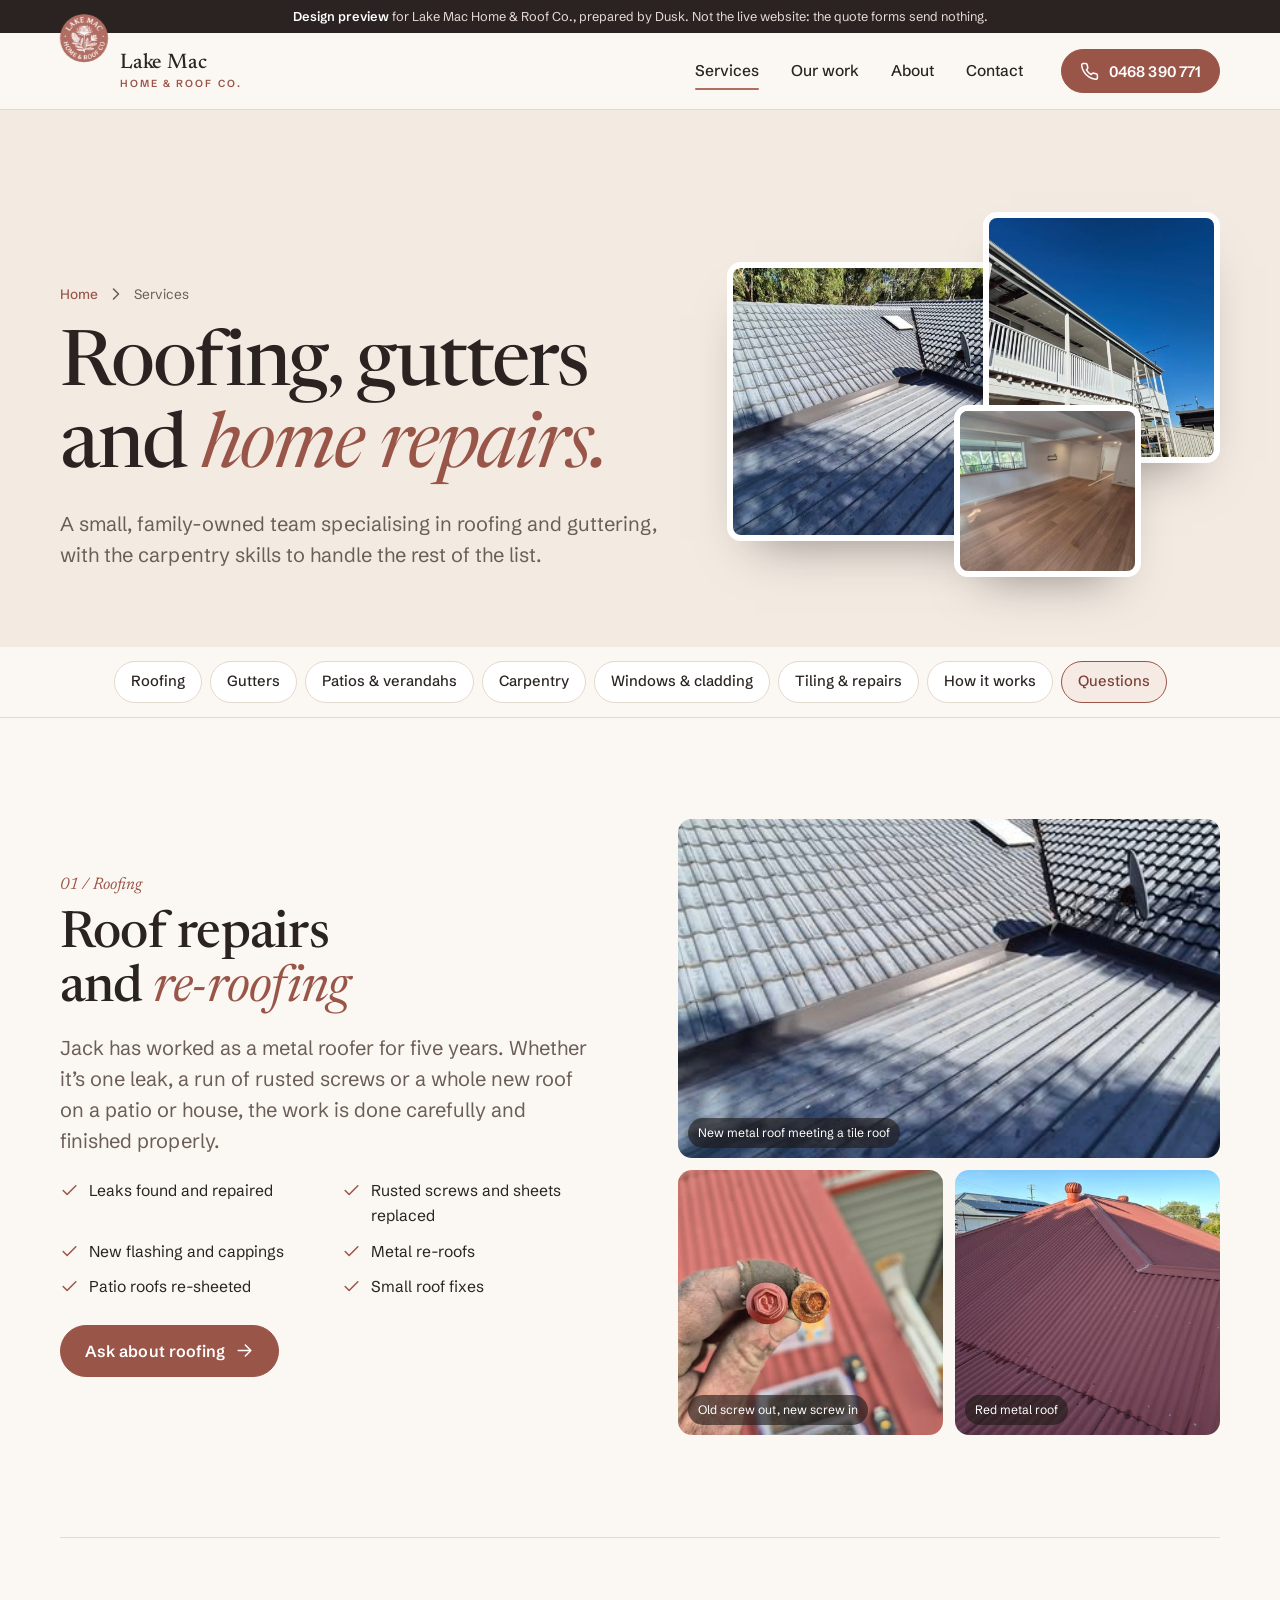
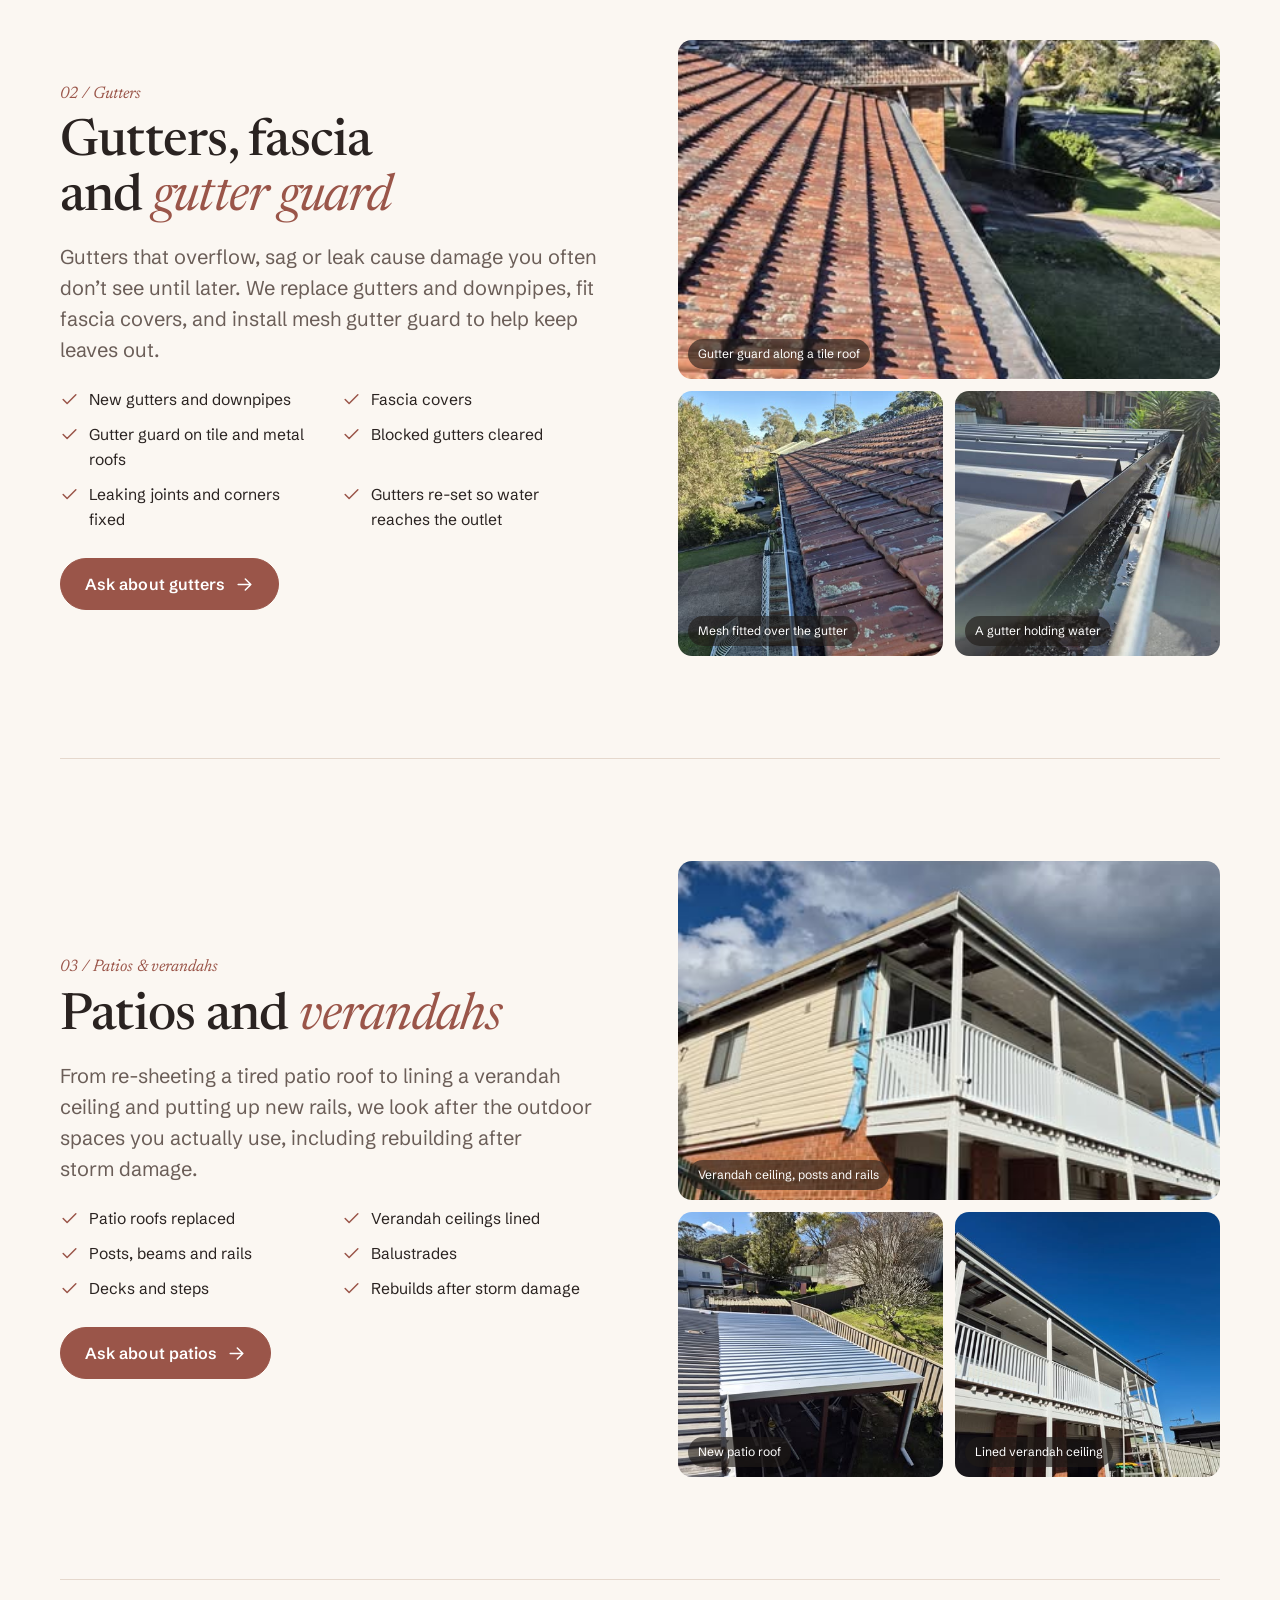
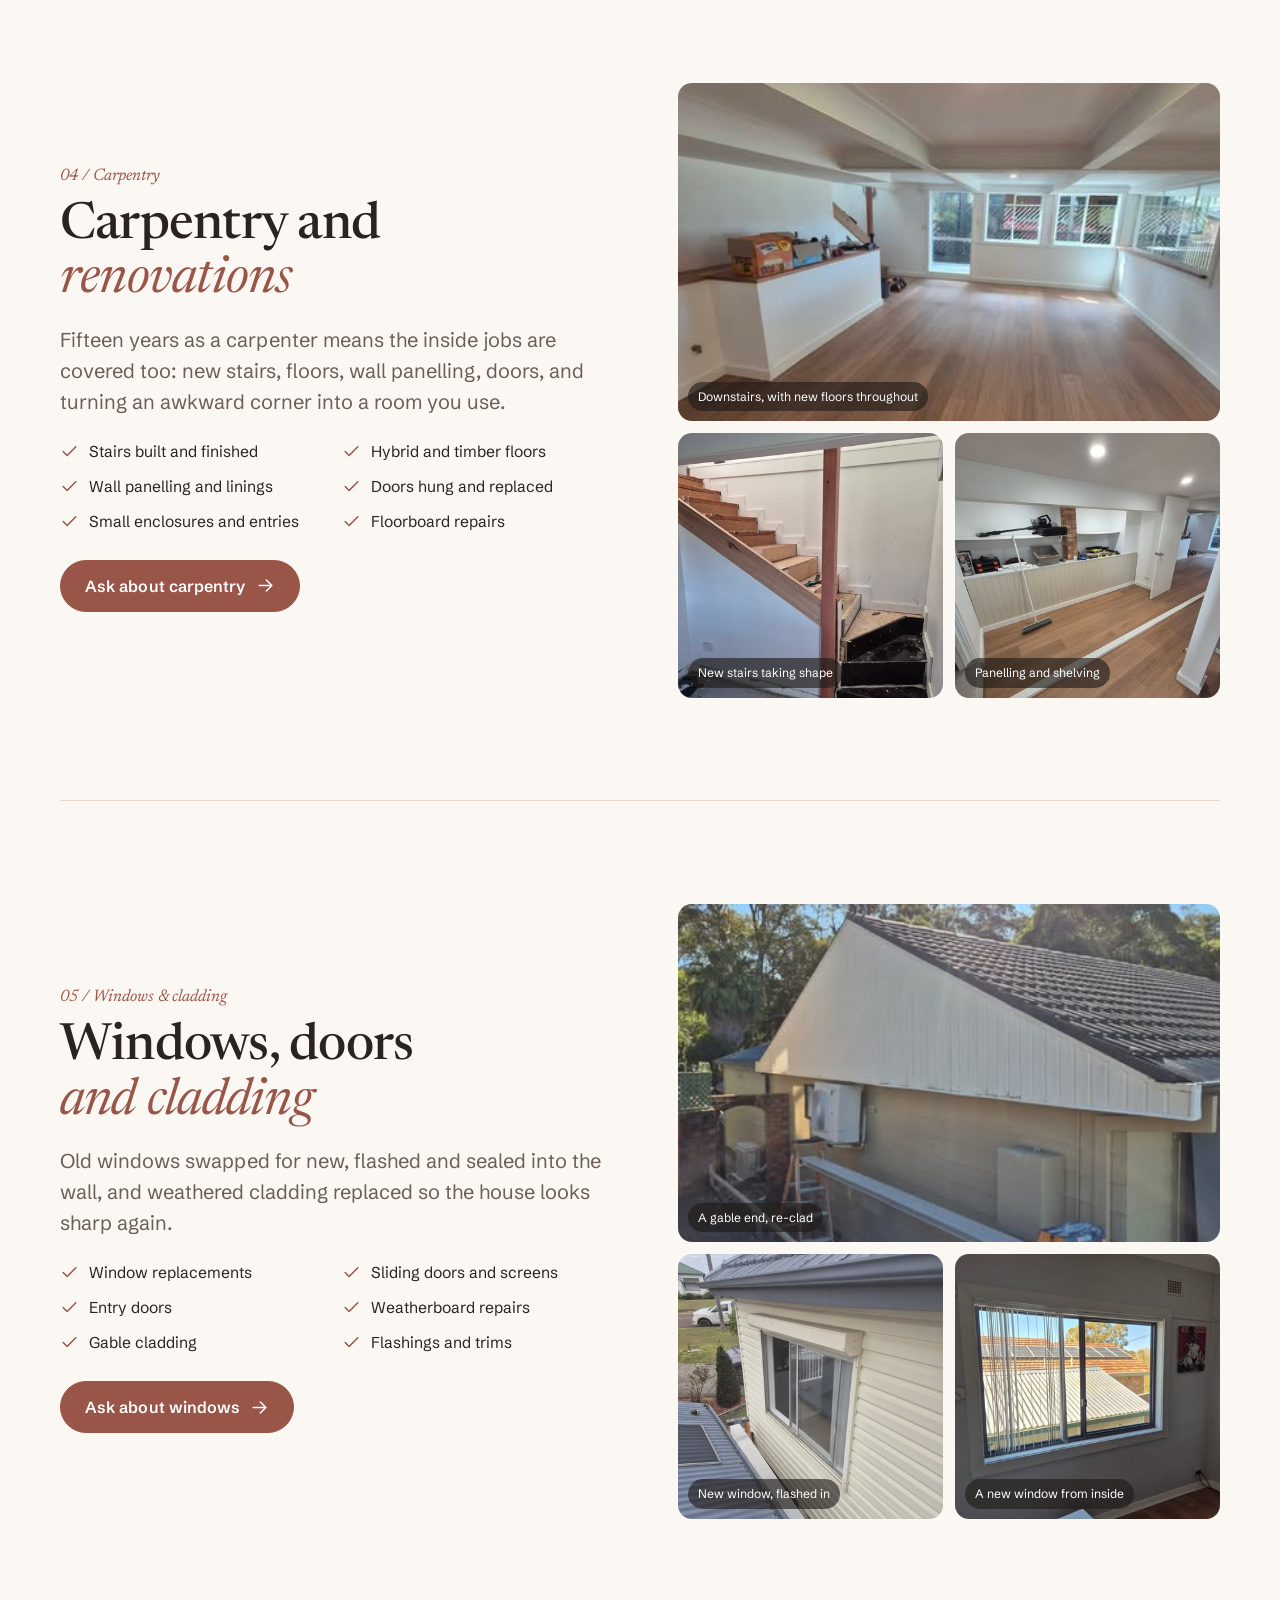
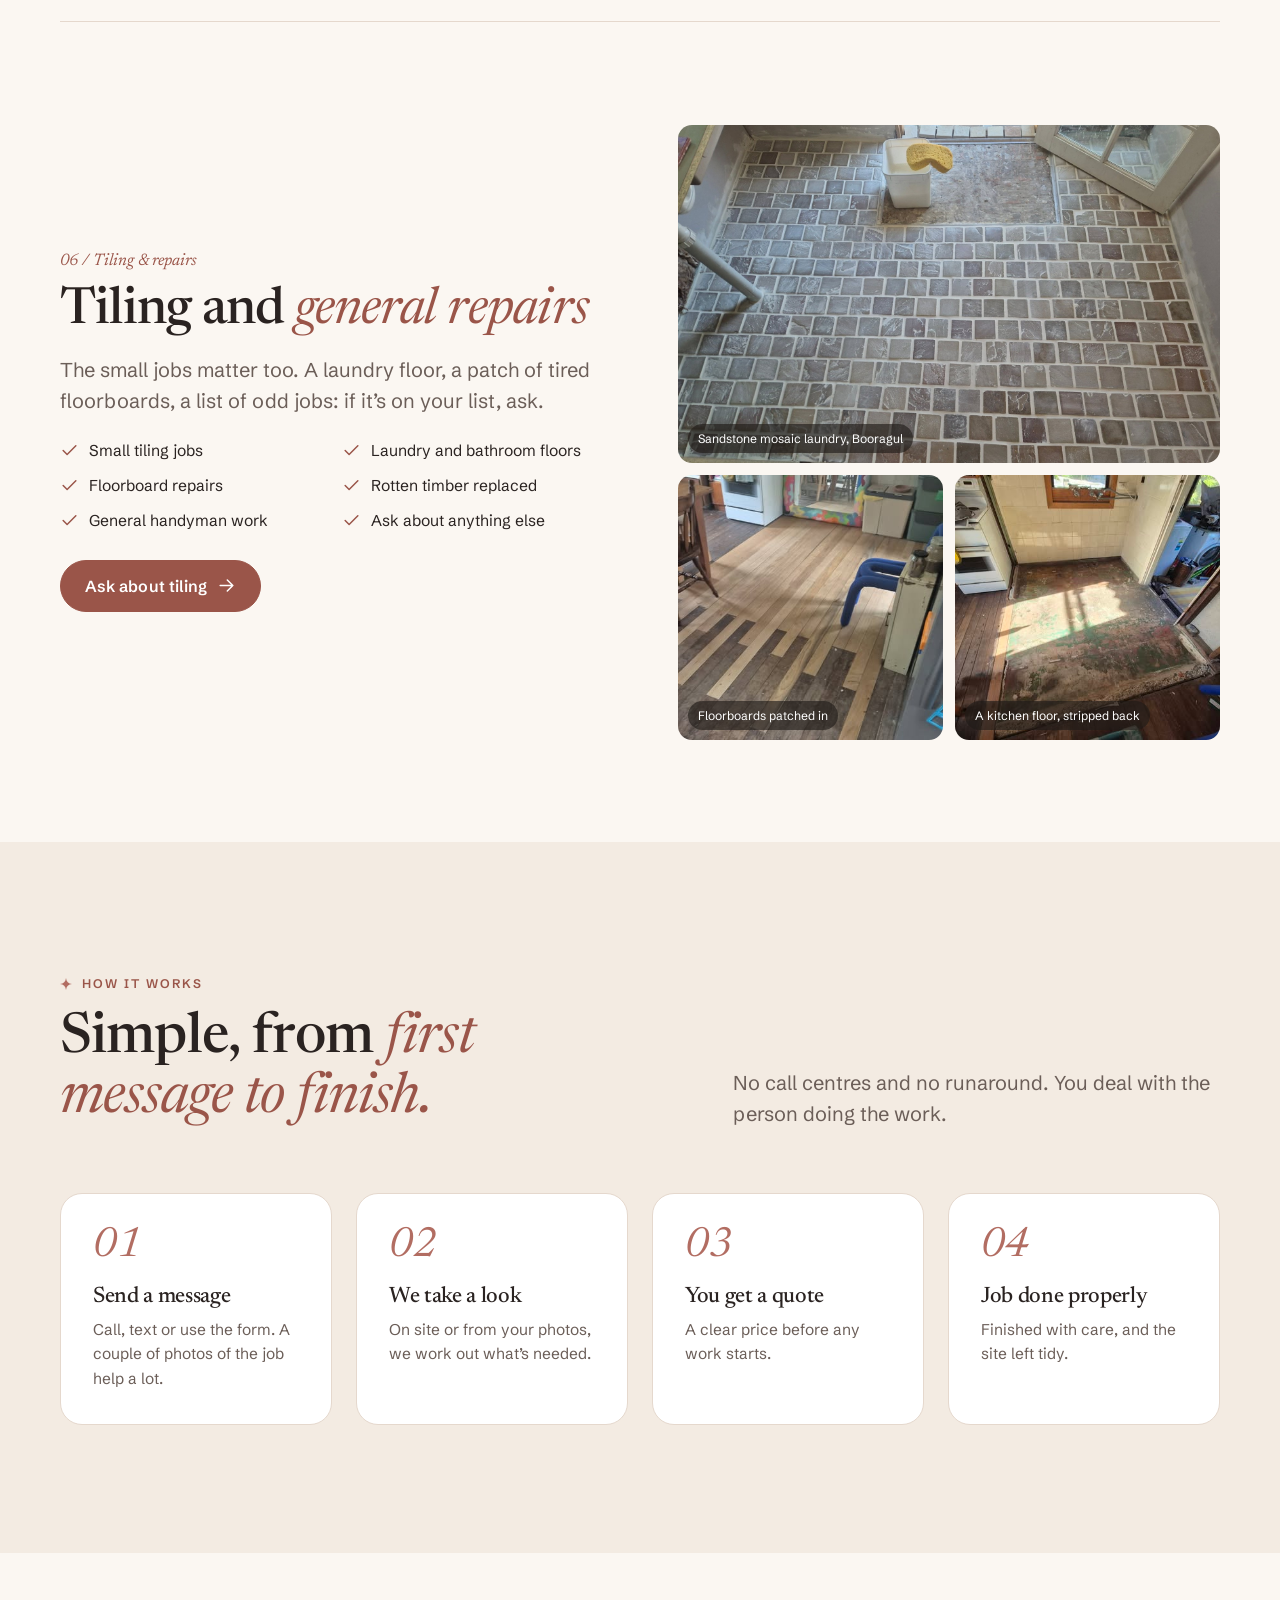
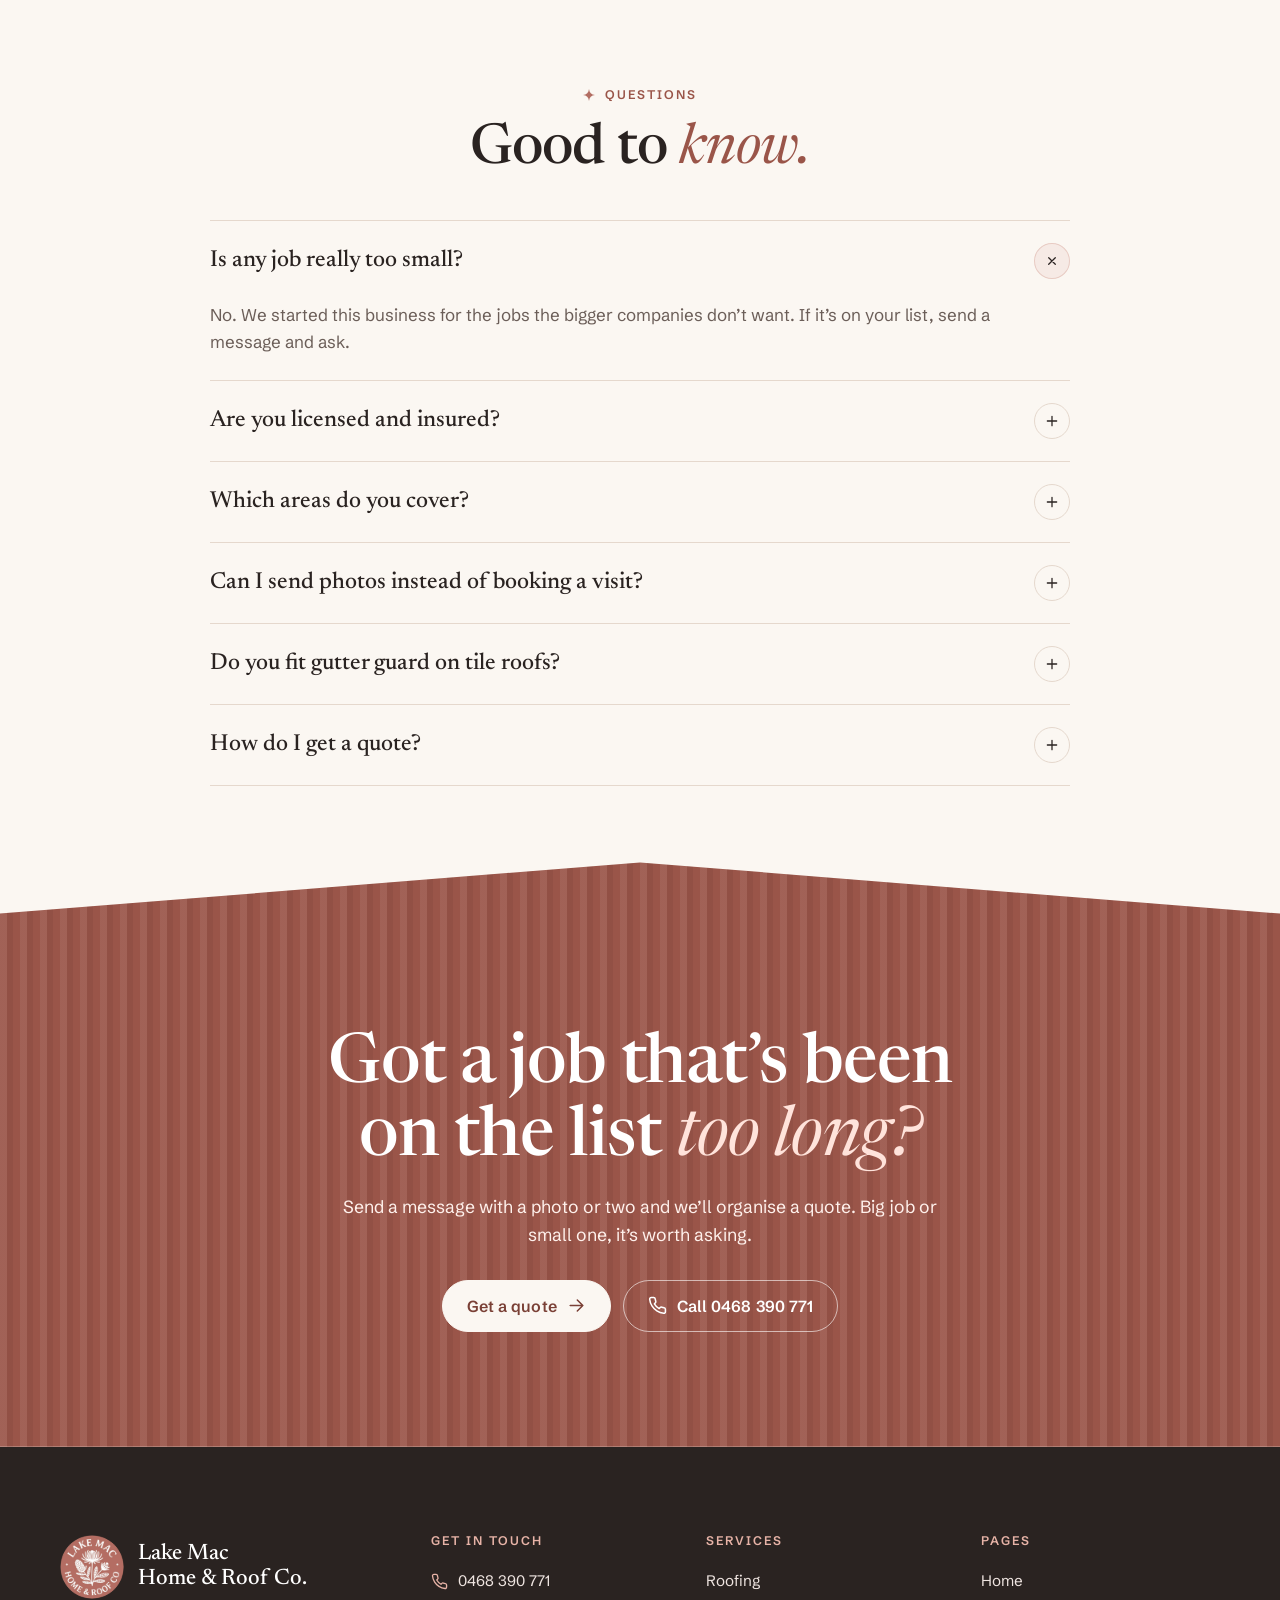
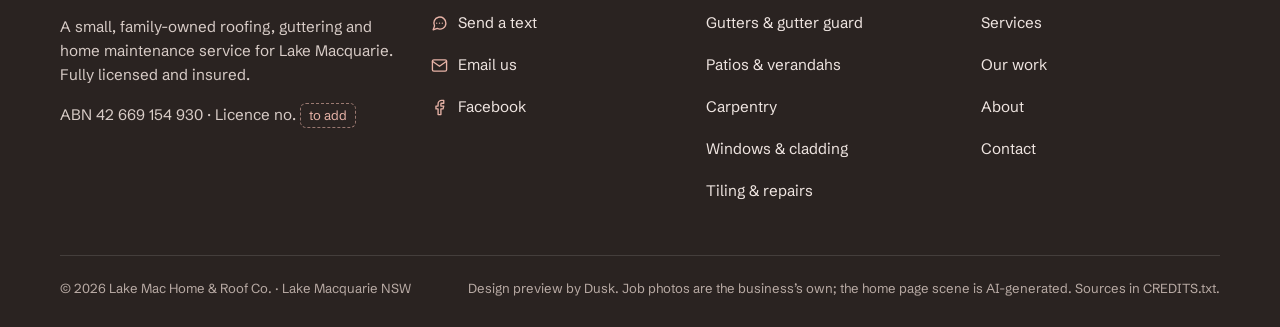
<file: services.html>
<!doctype html>
<html lang="en-AU">
<head>
<meta charset="utf-8">
<meta name="viewport" content="width=device-width, initial-scale=1, viewport-fit=cover">
<title>Services | Lake Mac Home &amp; Roof Co.</title>
<meta name="description" content="Roof repairs and re-roofing, gutters and gutter guard, patios and verandahs, carpentry, windows, cladding and tiling across Lake Macquarie.">
<meta name="robots" content="noindex, nofollow">
<meta name="theme-color" content="#B26D62">
<meta name="format-detection" content="telephone=no">
<link rel="icon" href="assets/brand/favicon-64.png" sizes="64x64" type="image/png">
<link rel="apple-touch-icon" href="assets/brand/apple-touch-icon.png">
<link rel="preconnect" href="https://fonts.googleapis.com">
<link rel="preconnect" href="https://fonts.gstatic.com" crossorigin>
<link href="https://fonts.googleapis.com/css2?family=Newsreader:ital,opsz,wght@0,6..72,400..600;1,6..72,400..500&amp;family=Schibsted+Grotesk:wght@400;500;600;700&amp;display=swap" rel="stylesheet">
<link rel="stylesheet" href="assets/css/site.css?v=2">
<script>
(function(){var r=document.documentElement;r.classList.add('js');
try{if(!matchMedia('(prefers-reduced-motion: reduce)').matches)r.classList.add('motion')}catch(e){}
// the intro plays when the site is opened or refreshed, not when moving between pages (?intro=0 skips it)
var nav=null,bf=false;try{nav=sessionStorage.getItem('lmh-nav');sessionStorage.removeItem('lmh-nav')}catch(e){}
try{var en=performance.getEntriesByType('navigation')[0];bf=!!(en&&en.type==='back_forward')}catch(e){}
if(r.classList.contains('motion')&&!nav&&!bf&&!/[?&]intro=0/.test(location.search))r.classList.add('intro-on');
setTimeout(function(){if(!window.__lmh){r.classList.remove('motion');r.classList.remove('intro-on')}},4500);
// if a newer version has been published than the copy this browser kept, load the new one once
try{var B='2';fetch('version.txt?'+Date.now(),{cache:'no-store'}).then(function(x){return x.ok?x.text():''}).then(function(t){t=(t||'').trim();
if(/^\d+$/.test(t)&&t!==B&&!new RegExp('[?&]r='+t+'(&|$)').test(location.search)){location.replace(location.pathname+'?r='+t+location.hash)}}).catch(function(){})}catch(e){}
})();
</script>
<script src="assets/js/site.js?v=2" defer></script>
</head>
<body class="page-services">
<a class="skip" href="#main">Skip to content</a>
<svg class="sr" aria-hidden="true" focusable="false" width="0" height="0"><defs>
<symbol id="i-spark" viewBox="0 0 24 24"><path d="M12 0C12.8 7.2 16.8 11.2 24 12 16.8 12.8 12.8 16.8 12 24 11.2 16.8 7.2 12.8 0 12 7.2 11.2 11.2 7.2 12 0Z"/></symbol>
<symbol id="i-phone" viewBox="0 0 24 24"><path d="M22 16.92v3a2 2 0 0 1-2.18 2 19.79 19.79 0 0 1-8.63-3.07 19.5 19.5 0 0 1-6-6 19.79 19.79 0 0 1-3.07-8.67A2 2 0 0 1 4.11 2h3a2 2 0 0 1 2 1.72 12.84 12.84 0 0 0 .7 2.81 2 2 0 0 1-.45 2.11L8.09 9.91a16 16 0 0 0 6 6l1.27-1.27a2 2 0 0 1 2.11-.45 12.84 12.84 0 0 0 2.81.7A2 2 0 0 1 22 16.92z"/></symbol>
<symbol id="i-sms" viewBox="0 0 24 24"><path d="M21 11.5a8.4 8.4 0 0 1-12.2 7.5L3 21l2-5.6A8.5 8.5 0 1 1 21 11.5z"/><path d="M8 11.5h.01M12 11.5h.01M16 11.5h.01"/></symbol>
<symbol id="i-mail" viewBox="0 0 24 24"><path d="M4 4h16a2 2 0 0 1 2 2v12a2 2 0 0 1-2 2H4a2 2 0 0 1-2-2V6a2 2 0 0 1 2-2z"/><path d="M22 6l-10 7L2 6"/></symbol>
<symbol id="i-pin" viewBox="0 0 24 24"><path d="M21 10c0 7-9 13-9 13s-9-6-9-13a9 9 0 0 1 18 0z"/><circle cx="12" cy="10" r="3"/></symbol>
<symbol id="i-fb" viewBox="0 0 24 24"><path d="M18 2h-3a5 5 0 0 0-5 5v3H7v4h3v8h4v-8h3l1-4h-4V7a1 1 0 0 1 1-1h3z"/></symbol>
<symbol id="i-go" viewBox="0 0 24 24"><path d="M4 12h16M13 5l7 7-7 7"/></symbol>
<symbol id="i-back" viewBox="0 0 24 24"><path d="M20 12H4M11 5l-7 7 7 7"/></symbol>
<symbol id="i-check" viewBox="0 0 24 24"><path d="M20 6L9 17l-5-5"/></symbol>
<symbol id="i-x" viewBox="0 0 24 24"><path d="M18 6L6 18M6 6l12 12"/></symbol>
<symbol id="i-menu" viewBox="0 0 24 24"><path d="M4 7h16M4 12h16M4 17h10"/></symbol>
<symbol id="i-left" viewBox="0 0 24 24"><path d="M15 18l-6-6 6-6"/></symbol>
<symbol id="i-right" viewBox="0 0 24 24"><path d="M9 18l6-6-6-6"/></symbol>
<symbol id="i-play" viewBox="0 0 24 24"><path d="M7 4l13 8-13 8z"/></symbol>
<symbol id="i-pause" viewBox="0 0 24 24"><path d="M6 4h4v16H6zM14 4h4v16h-4z"/></symbol>
<symbol id="i-plus" viewBox="0 0 24 24"><path d="M12 5v14M5 12h14"/></symbol>
<symbol id="i-grip" viewBox="0 0 24 24"><path d="M9 7l-5 5 5 5M15 7l5 5-5 5"/></symbol>
<symbol id="i-shield" viewBox="0 0 24 24"><path d="M12 22s8-4 8-10V5l-8-3-8 3v7c0 6 8 10 8 10z"/><path d="M9 12l2 2 4-4"/></symbol>
<symbol id="i-home" viewBox="0 0 24 24"><path d="M3 10.5L12 3l9 7.5"/><path d="M5 9.2V21h14V9.2"/><path d="M10 21v-6h4v6"/></symbol>
<symbol id="i-roof" viewBox="0 0 24 24"><path d="M1.5 13L12 4.5 22.5 13"/><path d="M4.5 10.6L12 4.5l7.5 6.1"/><path d="M5 12.2V20h14v-7.8"/><path d="M8 20v-4M12 20v-4M16 20v-4"/></symbol>
<symbol id="i-gutter" viewBox="0 0 24 24"><path d="M3 5h18v3.5a3.5 3.5 0 0 1-3.5 3.5h-11A3.5 3.5 0 0 1 3 8.5z"/><path d="M17 12v5.5a2.5 2.5 0 0 0 2.5 2.5H21"/><path d="M8 15.5v1.2M11.5 17.5v1.2"/></symbol>
<symbol id="i-drop" viewBox="0 0 24 24"><path d="M12 2.7S6 9.3 6 14a6 6 0 0 0 12 0c0-4.7-6-11.3-6-11.3z"/><path d="M9.5 14.5a2.5 2.5 0 0 0 2.5 2.5"/></symbol>
<symbol id="i-patio" viewBox="0 0 24 24"><path d="M2 8.5L12 4l10 4.5"/><path d="M4 8v13M20 8v13"/><path d="M2 21h20"/><path d="M4 12h16"/></symbol>
<symbol id="i-hammer" viewBox="0 0 24 24"><path d="M15 12l-8.5 8.5a2.12 2.12 0 0 1-3-3L12 9"/><path d="M17.64 15L22 10.64"/><path d="M20.91 11.7l-1.25-1.25c-.6-.6-.93-1.4-.93-2.25v-.86L16.01 4.6a5.56 5.56 0 0 0-3.94-1.64H9l.92.82A6.18 6.18 0 0 1 12 8.4v1.56l2 2h2.47l2.26 1.91"/></symbol>
<symbol id="i-window" viewBox="0 0 24 24"><rect x="4" y="3" width="16" height="18" rx="1.5"/><path d="M12 3v18M4 12h16"/></symbol>
<symbol id="i-tile" viewBox="0 0 24 24"><rect x="3" y="3" width="7.5" height="7.5" rx="1"/><rect x="13.5" y="3" width="7.5" height="7.5" rx="1"/><rect x="3" y="13.5" width="7.5" height="7.5" rx="1"/><rect x="13.5" y="13.5" width="7.5" height="7.5" rx="1"/></symbol>
<symbol id="i-ruler" viewBox="0 0 24 24"><path d="M21.3 15.3a2.4 2.4 0 0 1 0 3.4l-2.6 2.6a2.4 2.4 0 0 1-3.4 0L2.7 8.7a2.4 2.4 0 0 1 0-3.4l2.6-2.6a2.4 2.4 0 0 1 3.4 0z"/><path d="M14.5 12.5l2-2M11.5 9.5l2-2M8.5 6.5l2-2M17.5 15.5l2-2"/></symbol>
<symbol id="i-hand" viewBox="0 0 24 24"><path d="M11 17l2 2a1 1 0 1 0 3-3"/><path d="M14 14l2.5 2.5a1 1 0 1 0 3-3l-3.88-3.88a3 3 0 0 0-4.24 0l-.88.88a1 1 0 1 1-3-3l2.81-2.81a5.79 5.79 0 0 1 7.06-.87l.47.28a2 2 0 0 0 1.42.25L21 4"/><path d="M21 3l1 11h-2"/><path d="M3 3L2 14l6.5 6.5a1 1 0 1 0 3-3"/><path d="M3 4h8"/></symbol>
<symbol id="i-tag" viewBox="0 0 24 24"><path d="M20.6 13.4l-7.2 7.2a2 2 0 0 1-2.8 0L3 13V3h10l7.6 7.6a2 2 0 0 1 0 2.8z"/><circle cx="7.5" cy="7.5" r="1.5"/></symbol>
<symbol id="i-camera" viewBox="0 0 24 24"><path d="M14.5 4h-5L7 7H4a2 2 0 0 0-2 2v9a2 2 0 0 0 2 2h16a2 2 0 0 0 2-2V9a2 2 0 0 0-2-2h-3z"/><circle cx="12" cy="13" r="3"/></symbol>
<symbol id="i-clock" viewBox="0 0 24 24"><circle cx="12" cy="12" r="9"/><path d="M12 7v5l3 2"/></symbol>
<symbol id="i-wrench" viewBox="0 0 24 24"><path d="M14.7 6.3a1 1 0 0 0 0 1.4l1.6 1.6a1 1 0 0 0 1.4 0l3.77-3.77a6 6 0 0 1-7.94 7.94l-6.91 6.91a2.12 2.12 0 0 1-3-3l6.91-6.91a6 6 0 0 1 7.94-7.94l-3.76 3.76z"/></symbol>
</defs></svg>
<div class="intro" aria-hidden="true">
  <div class="sheets"><i class="sheet" style="--i:0"></i><i class="sheet" style="--i:1"></i><i class="sheet" style="--i:2"></i><i class="sheet" style="--i:3"></i><i class="sheet" style="--i:4"></i><i class="sheet" style="--i:5"></i><i class="sheet" style="--i:6"></i><i class="sheet" style="--i:7"></i></div>
  <div class="stage">
    <div class="badge"><div class="disc"></div><svg class="ring" viewBox="0 0 102 102"><circle cx="51" cy="51" r="50"/></svg><img class="art inner" src="assets/brand/art-inner.png" alt=""><img class="art outer" src="assets/brand/art-ring.png" alt=""></div>
    <p class="tagline">Roofing &middot; Gutters &middot; Home repairs<br>Lake Macquarie</p>
  </div>
  <p class="skipnote">Tap anywhere to skip</p>
</div>
<p class="strip"><span class="s-long"><b>Design preview</b> for Lake Mac Home &amp; Roof Co., prepared by Dusk. Not the live website: the quote forms send nothing.</span><span class="s-short"><b>Design preview</b> by Dusk. The forms send nothing.</span></p>
<header class="hdr">
  <div class="wrap">
    <a class="brand" href="index.html" aria-label="Lake Mac Home &amp; Roof Co., home page"><img src="assets/brand/badge-160.png" alt="" width="48" height="48"><span class="wm"><b>Lake Mac</b><span>Home &amp; Roof Co.</span></span></a>
    <nav class="nav" aria-label="Main"><a href="services.html" aria-current="page">Services</a><a href="work.html">Our work</a><a href="about.html">About</a><a href="contact.html">Contact</a></nav>
    <a class="btn sm call" href="tel:0468390771"><svg class="ico" aria-hidden="true"><use href="#i-phone"/></svg>0468 390 771</a>
    <button class="burger" type="button" aria-label="Open the menu" aria-expanded="false" aria-controls="menu"><svg class="ico" aria-hidden="true"><use href="#i-menu"/></svg></button>
  </div>
</header>
<div class="menu" id="menu" aria-hidden="true" role="dialog" aria-label="Menu">
  <div class="top"><img src="assets/brand/badge-160.png" alt="" width="52" height="52"><button class="x" type="button" aria-label="Close the menu"><svg class="ico" aria-hidden="true"><use href="#i-x"/></svg></button></div>
  <nav aria-label="Phone menu"><a href="index.html">Home<svg class="ico" aria-hidden="true"><use href="#i-go"/></svg></a><a href="services.html" aria-current="page">Services<svg class="ico" aria-hidden="true"><use href="#i-go"/></svg></a><a href="work.html">Our work<svg class="ico" aria-hidden="true"><use href="#i-go"/></svg></a><a href="about.html">About<svg class="ico" aria-hidden="true"><use href="#i-go"/></svg></a><a href="contact.html">Contact<svg class="ico" aria-hidden="true"><use href="#i-go"/></svg></a></nav>
  <div class="acts"><a class="btn cream" href="tel:0468390771"><svg class="ico" aria-hidden="true"><use href="#i-phone"/></svg>Call 0468 390 771</a><a class="btn ghost" href="contact.html">Get a quote</a></div>
  <p class="meta">Roofing, gutters and home repairs across Lake Macquarie</p>
</div>
<main id="main">

<section class="phead" aria-labelledby="ph-h">
  <div class="wrap">
    <div>
      <p class="crumbs"><a href="index.html">Home</a><svg class="ico" aria-hidden="true"><use href="#i-right"/></svg><span>Services</span></p>
      <h1 id="ph-h">Roofing, gutters and <em>home repairs.</em></h1>
      <p class="lead">A small, family-owned team specialising in roofing and guttering, with the carpentry skills to handle the rest of the list.</p>
    </div>
    <div class="stack" aria-hidden="true"><img src="assets/img/roof-flashing.jpg" alt="" width="414" height="414" decoding="async"><img src="assets/img/verandah-lining.jpg" alt="" width="414" height="414" decoding="async"><img src="assets/img/floor-lounge.jpg" alt="" width="414" height="414" decoding="async"></div>
  </div>
</section>
<ul class="jump" aria-label="Jump to a service"><li><a href="#roofing">Roofing</a></li><li><a href="#gutters">Gutters</a></li><li><a href="#patios">Patios &amp; verandahs</a></li><li><a href="#carpentry">Carpentry</a></li><li><a href="#windows">Windows &amp; cladding</a></li><li><a href="#tiling">Tiling &amp; repairs</a></li><li><a href="#process">How it works</a></li><li><a href="#faq">Questions</a></li></ul>
<div class="wrap">
<section class="sv" id="roofing" aria-labelledby="roofing-h">
  <div>
    <span class="num">01 / Roofing</span>
    <h2 id="roofing-h" class="rv">Roof repairs and <em>re-roofing</em></h2>
    <p class="lead rv d1">Jack has worked as a metal roofer for five years. Whether it’s one leak, a run of rusted screws or a whole new roof on a patio or house, the work is done carefully and finished properly.</p>
    <ul class="ticks rv d2"><li><svg class="ico" aria-hidden="true"><use href="#i-check"/></svg>Leaks found and repaired</li><li><svg class="ico" aria-hidden="true"><use href="#i-check"/></svg>Rusted screws and sheets replaced</li><li><svg class="ico" aria-hidden="true"><use href="#i-check"/></svg>New flashing and cappings</li><li><svg class="ico" aria-hidden="true"><use href="#i-check"/></svg>Metal re-roofs</li><li><svg class="ico" aria-hidden="true"><use href="#i-check"/></svg>Patio roofs re-sheeted</li><li><svg class="ico" aria-hidden="true"><use href="#i-check"/></svg>Small roof fixes</li></ul>
    <a class="btn rv d3" href="contact.html?service=roof">Ask about roofing<svg class="ico" aria-hidden="true"><use href="#i-go"/></svg></a>
  </div>
  <div class="sv-pics"><figure class="rv"><img src="assets/img/roof-flashing.jpg" alt="New metal roof meeting a tile roof" width="414" height="414" loading="lazy" decoding="async"><figcaption>New metal roof meeting a tile roof</figcaption></figure><figure class="rv d1"><img src="assets/img/roof-screws.jpg" alt="Old screw out, new screw in" width="414" height="414" loading="lazy" decoding="async"><figcaption>Old screw out, new screw in</figcaption></figure><figure class="rv d2"><img src="assets/img/red-roof.jpg" alt="Red metal roof" width="414" height="414" loading="lazy" decoding="async"><figcaption>Red metal roof</figcaption></figure></div>
</section>
<section class="sv flip" id="gutters" aria-labelledby="gutters-h">
  <div>
    <span class="num">02 / Gutters</span>
    <h2 id="gutters-h" class="rv">Gutters, fascia and <em>gutter guard</em></h2>
    <p class="lead rv d1">Gutters that overflow, sag or leak cause damage you often don’t see until later. We replace gutters and downpipes, fit fascia covers, and install mesh gutter guard to help keep leaves out.</p>
    <ul class="ticks rv d2"><li><svg class="ico" aria-hidden="true"><use href="#i-check"/></svg>New gutters and downpipes</li><li><svg class="ico" aria-hidden="true"><use href="#i-check"/></svg>Fascia covers</li><li><svg class="ico" aria-hidden="true"><use href="#i-check"/></svg>Gutter guard on tile and metal roofs</li><li><svg class="ico" aria-hidden="true"><use href="#i-check"/></svg>Blocked gutters cleared</li><li><svg class="ico" aria-hidden="true"><use href="#i-check"/></svg>Leaking joints and corners fixed</li><li><svg class="ico" aria-hidden="true"><use href="#i-check"/></svg>Gutters re-set so water reaches the outlet</li></ul>
    <a class="btn rv d3" href="contact.html?service=gutters">Ask about gutters<svg class="ico" aria-hidden="true"><use href="#i-go"/></svg></a>
  </div>
  <div class="sv-pics"><figure class="rv"><img src="assets/img/gutterguard-street.jpg" alt="Gutter guard along a tile roof" width="414" height="414" loading="lazy" decoding="async"><figcaption>Gutter guard along a tile roof</figcaption></figure><figure class="rv d1"><img src="assets/img/gutterguard-run.jpg" alt="Mesh fitted over the gutter" width="414" height="414" loading="lazy" decoding="async"><figcaption>Mesh fitted over the gutter</figcaption></figure><figure class="rv d2"><img src="assets/img/gutter-water.jpg" alt="A gutter holding water" width="414" height="414" loading="lazy" decoding="async"><figcaption>A gutter holding water</figcaption></figure></div>
</section>
<section class="sv" id="patios" aria-labelledby="patios-h">
  <div>
    <span class="num">03 / Patios &amp; verandahs</span>
    <h2 id="patios-h" class="rv">Patios and <em>verandahs</em></h2>
    <p class="lead rv d1">From re-sheeting a tired patio roof to lining a verandah ceiling and putting up new rails, we look after the outdoor spaces you actually use, including rebuilding after storm damage.</p>
    <ul class="ticks rv d2"><li><svg class="ico" aria-hidden="true"><use href="#i-check"/></svg>Patio roofs replaced</li><li><svg class="ico" aria-hidden="true"><use href="#i-check"/></svg>Verandah ceilings lined</li><li><svg class="ico" aria-hidden="true"><use href="#i-check"/></svg>Posts, beams and rails</li><li><svg class="ico" aria-hidden="true"><use href="#i-check"/></svg>Balustrades</li><li><svg class="ico" aria-hidden="true"><use href="#i-check"/></svg>Decks and steps</li><li><svg class="ico" aria-hidden="true"><use href="#i-check"/></svg>Rebuilds after storm damage</li></ul>
    <a class="btn rv d3" href="contact.html?service=patio">Ask about patios<svg class="ico" aria-hidden="true"><use href="#i-go"/></svg></a>
  </div>
  <div class="sv-pics"><figure class="rv"><img src="assets/img/verandah-front.jpg" alt="Verandah ceiling, posts and rails" width="414" height="414" loading="lazy" decoding="async"><figcaption>Verandah ceiling, posts and rails</figcaption></figure><figure class="rv d1"><img src="assets/img/patio-after.jpg" alt="New patio roof" width="414" height="414" loading="lazy" decoding="async"><figcaption>New patio roof</figcaption></figure><figure class="rv d2"><img src="assets/img/verandah-lining.jpg" alt="Lined verandah ceiling" width="414" height="414" loading="lazy" decoding="async"><figcaption>Lined verandah ceiling</figcaption></figure></div>
</section>
<section class="sv flip" id="carpentry" aria-labelledby="carpentry-h">
  <div>
    <span class="num">04 / Carpentry</span>
    <h2 id="carpentry-h" class="rv">Carpentry and <em>renovations</em></h2>
    <p class="lead rv d1">Fifteen years as a carpenter means the inside jobs are covered too: new stairs, floors, wall panelling, doors, and turning an awkward corner into a room you use.</p>
    <ul class="ticks rv d2"><li><svg class="ico" aria-hidden="true"><use href="#i-check"/></svg>Stairs built and finished</li><li><svg class="ico" aria-hidden="true"><use href="#i-check"/></svg>Hybrid and timber floors</li><li><svg class="ico" aria-hidden="true"><use href="#i-check"/></svg>Wall panelling and linings</li><li><svg class="ico" aria-hidden="true"><use href="#i-check"/></svg>Doors hung and replaced</li><li><svg class="ico" aria-hidden="true"><use href="#i-check"/></svg>Small enclosures and entries</li><li><svg class="ico" aria-hidden="true"><use href="#i-check"/></svg>Floorboard repairs</li></ul>
    <a class="btn rv d3" href="contact.html?service=carpentry">Ask about carpentry<svg class="ico" aria-hidden="true"><use href="#i-go"/></svg></a>
  </div>
  <div class="sv-pics"><figure class="rv"><img src="assets/img/floor-open.jpg" alt="Downstairs, with new floors throughout" width="414" height="414" loading="lazy" decoding="async"><figcaption>Downstairs, with new floors throughout</figcaption></figure><figure class="rv d1"><img src="assets/img/stairs-framed.jpg" alt="New stairs taking shape" width="414" height="414" loading="lazy" decoding="async"><figcaption>New stairs taking shape</figcaption></figure><figure class="rv d2"><img src="assets/img/floor-panelling.jpg" alt="Panelling and shelving" width="414" height="414" loading="lazy" decoding="async"><figcaption>Panelling and shelving</figcaption></figure></div>
</section>
<section class="sv" id="windows" aria-labelledby="windows-h">
  <div>
    <span class="num">05 / Windows &amp; cladding</span>
    <h2 id="windows-h" class="rv">Windows, doors <em>and cladding</em></h2>
    <p class="lead rv d1">Old windows swapped for new, flashed and sealed into the wall, and weathered cladding replaced so the house looks sharp again.</p>
    <ul class="ticks rv d2"><li><svg class="ico" aria-hidden="true"><use href="#i-check"/></svg>Window replacements</li><li><svg class="ico" aria-hidden="true"><use href="#i-check"/></svg>Sliding doors and screens</li><li><svg class="ico" aria-hidden="true"><use href="#i-check"/></svg>Entry doors</li><li><svg class="ico" aria-hidden="true"><use href="#i-check"/></svg>Weatherboard repairs</li><li><svg class="ico" aria-hidden="true"><use href="#i-check"/></svg>Gable cladding</li><li><svg class="ico" aria-hidden="true"><use href="#i-check"/></svg>Flashings and trims</li></ul>
    <a class="btn rv d3" href="contact.html?service=windows">Ask about windows<svg class="ico" aria-hidden="true"><use href="#i-go"/></svg></a>
  </div>
  <div class="sv-pics"><figure class="rv"><img src="assets/img/gable-after.jpg" alt="A gable end, re-clad" width="414" height="414" loading="lazy" decoding="async"><figcaption>A gable end, re-clad</figcaption></figure><figure class="rv d1"><img src="assets/img/window-new.jpg" alt="New window, flashed in" width="414" height="414" loading="lazy" decoding="async"><figcaption>New window, flashed in</figcaption></figure><figure class="rv d2"><img src="assets/img/window-inside.jpg" alt="A new window from inside" width="414" height="414" loading="lazy" decoding="async"><figcaption>A new window from inside</figcaption></figure></div>
</section>
<section class="sv flip" id="tiling" aria-labelledby="tiling-h">
  <div>
    <span class="num">06 / Tiling &amp; repairs</span>
    <h2 id="tiling-h" class="rv">Tiling and <em>general repairs</em></h2>
    <p class="lead rv d1">The small jobs matter too. A laundry floor, a patch of tired floorboards, a list of odd jobs: if it’s on your list, ask.</p>
    <ul class="ticks rv d2"><li><svg class="ico" aria-hidden="true"><use href="#i-check"/></svg>Small tiling jobs</li><li><svg class="ico" aria-hidden="true"><use href="#i-check"/></svg>Laundry and bathroom floors</li><li><svg class="ico" aria-hidden="true"><use href="#i-check"/></svg>Floorboard repairs</li><li><svg class="ico" aria-hidden="true"><use href="#i-check"/></svg>Rotten timber replaced</li><li><svg class="ico" aria-hidden="true"><use href="#i-check"/></svg>General handyman work</li><li><svg class="ico" aria-hidden="true"><use href="#i-check"/></svg>Ask about anything else</li></ul>
    <a class="btn rv d3" href="contact.html?service=tiling">Ask about tiling<svg class="ico" aria-hidden="true"><use href="#i-go"/></svg></a>
  </div>
  <div class="sv-pics"><figure class="rv"><img src="assets/img/laundry-tiles.jpg" alt="Sandstone mosaic laundry, Booragul" width="1600" height="1200" loading="lazy" decoding="async"><figcaption>Sandstone mosaic laundry, Booragul</figcaption></figure><figure class="rv d1"><img src="assets/img/floorboards-patch.jpg" alt="Floorboards patched in" width="414" height="414" loading="lazy" decoding="async"><figcaption>Floorboards patched in</figcaption></figure><figure class="rv d2"><img src="assets/img/kitchen-floor-before.jpg" alt="A kitchen floor, stripped back" width="414" height="414" loading="lazy" decoding="async"><figcaption>A kitchen floor, stripped back</figcaption></figure></div>
</section>
</div>
<section class="sec sand" id="process" aria-labelledby="pr-h">
  <div class="wrap">
    <div class="sec-head"><div><p class="eyebrow"><svg class="spark" aria-hidden="true"><use href="#i-spark"/></svg>How it works</p><h2 id="pr-h" class="rv">Simple, from <em>first message to finish.</em></h2></div><p class="lead rv d1">No call centres and no runaround. You deal with the person doing the work.</p></div>
    <ol class="steps">
      <li class="rv"><h3>Send a message</h3><p>Call, text or use the form. A couple of photos of the job help a lot.</p></li>
      <li class="rv d1"><h3>We take a look</h3><p>On site or from your photos, we work out what’s needed.</p></li>
      <li class="rv d2"><h3>You get a quote</h3><p>A clear price before any work starts.</p></li>
      <li class="rv d3"><h3>Job done properly</h3><p>Finished with care, and the site left tidy.</p></li>
    </ol>
  </div>
</section>
<section class="sec" id="faq" aria-labelledby="faq-h">
  <div class="wrap">
    <div style="text-align:center;margin-bottom:40px"><p class="eyebrow"><svg class="spark" aria-hidden="true"><use href="#i-spark"/></svg>Questions</p><h2 id="faq-h" class="rv" style="font-size:clamp(2.1rem,4.4vw,3.6rem)">Good to <em>know.</em></h2></div>
    <div class="faq"><details name="faq" open><summary>Is any job really too small?<span class="pm"><svg class="ico" aria-hidden="true"><use href="#i-plus"/></svg></span></summary><div class="ans"><p>No. We started this business for the jobs the bigger companies don’t want. If it’s on your list, send a message and ask.</p></div></details><details name="faq"><summary>Are you licensed and insured?<span class="pm"><svg class="ico" aria-hidden="true"><use href="#i-plus"/></svg></span></summary><div class="ans"><p>Yes. Lake Mac Home &amp; Roof Co. is fully licensed, qualified and insured. <span class="todo-inline">Licence number to add with the owner.</span></p></div></details><details name="faq"><summary>Which areas do you cover?<span class="pm"><svg class="ico" aria-hidden="true"><use href="#i-plus"/></svg></span></summary><div class="ans"><p>Lake Macquarie and surrounds. Recent jobs include Booragul, Charlestown, Belmont, Warners Bay, Speers Point and Toronto.</p></div></details><details name="faq"><summary>Can I send photos instead of booking a visit?<span class="pm"><svg class="ico" aria-hidden="true"><use href="#i-plus"/></svg></span></summary><div class="ans"><p>Yes, please do. Photos help us understand the job before we come out, and sometimes they’re enough to give you an idea of the price.</p></div></details><details name="faq"><summary>Do you fit gutter guard on tile roofs?<span class="pm"><svg class="ico" aria-hidden="true"><use href="#i-plus"/></svg></span></summary><div class="ans"><p>Yes. Several of the jobs on our work page show mesh gutter guard fitted along terracotta tile roofs.</p></div></details><details name="faq"><summary>How do I get a quote?<span class="pm"><svg class="ico" aria-hidden="true"><use href="#i-plus"/></svg></span></summary><div class="ans"><p>Call or text 0468 390 771, email lakemachomeroofco@gmail.com, or fill in the quote form on the contact page.</p></div></details></div>
  </div>
</section>
<section class="cta pitch on-dark" aria-labelledby="cta-h">
  <div class="wrap">
    <h2 id="cta-h" class="rv">Got a job that’s been on the list <em>too long?</em></h2>
    <p class="rv d1">Send a message with a photo or two and we’ll organise a quote. Big job or small one, it’s worth asking.</p>
    <div class="acts rv d2"><a class="btn cream" href="contact.html">Get a quote<svg class="ico" aria-hidden="true"><use href="#i-go"/></svg></a><a class="btn ghost" href="tel:0468390771"><svg class="ico" aria-hidden="true"><use href="#i-phone"/></svg>Call 0468 390 771</a></div>
  </div>
</section>
</main>
<footer class="ftr">
  <div class="wrap">
    <div class="ftr-grid">
      <div>
        <div class="fb"><img src="assets/brand/badge-160.png" alt="" width="64" height="64" loading="lazy"><b>Lake Mac<br>Home &amp; Roof Co.</b></div>
        <p>A small, family-owned roofing, guttering and home maintenance service for Lake Macquarie. Fully licensed and insured.</p>
        <p style="margin:0">ABN 42 669 154 930 &middot; Licence no. <span class="todo">to add</span></p>
      </div>
      <div><h4>Get in touch</h4><ul>
        <li><a class="ci" href="tel:0468390771"><svg class="ico" aria-hidden="true"><use href="#i-phone"/></svg>0468 390 771</a></li>
        <li><a class="ci" href="sms:0468390771"><svg class="ico" aria-hidden="true"><use href="#i-sms"/></svg>Send a text</a></li>
        <li><a class="ci" href="mailto:lakemachomeroofco@gmail.com"><svg class="ico" aria-hidden="true"><use href="#i-mail"/></svg>Email us</a></li>
        <li><a class="ci" href="https://www.facebook.com/p/Lake-Mac-Home-Roof-Co-61587467368162/" target="_blank" rel="noopener"><svg class="ico" aria-hidden="true"><use href="#i-fb"/></svg>Facebook</a></li>
      </ul></div>
      <div><h4>Services</h4><ul>
        <li><a href="services.html#roofing">Roofing</a></li><li><a href="services.html#gutters">Gutters &amp; gutter guard</a></li><li><a href="services.html#patios">Patios &amp; verandahs</a></li><li><a href="services.html#carpentry">Carpentry</a></li><li><a href="services.html#windows">Windows &amp; cladding</a></li><li><a href="services.html#tiling">Tiling &amp; repairs</a></li>
      </ul></div>
      <div><h4>Pages</h4><ul><li><a href="index.html">Home</a></li><li><a href="services.html">Services</a></li><li><a href="work.html">Our work</a></li><li><a href="about.html">About</a></li><li><a href="contact.html">Contact</a></li></ul></div>
    </div>
    <div class="ftr-base"><span>&copy; <span data-year>2026</span> Lake Mac Home &amp; Roof Co. &middot; Lake Macquarie NSW</span><span>Design preview by Dusk. Job photos are the business’s own; the home page scene is AI-generated. Sources in CREDITS.txt.</span></div>
  </div>
</footer>
<div class="bar" aria-label="Quick contact"><a class="btn ghost" href="tel:0468390771"><svg class="ico" aria-hidden="true"><use href="#i-phone"/></svg>Call</a><a class="btn" href="contact.html">Get a quote<svg class="ico" aria-hidden="true"><use href="#i-go"/></svg></a></div>
</body>
</html>
</file>
<file: assets/css/site.css>
/* Lake Mac Home & Roof Co. — design preview by Dusk */
:root{
  --terra:#B26D62;          /* measured from the logo */
  --terra-d:#9A5549;        /* buttons and text on light */
  --terra-dd:#7A4036;
  --terra-l:#E8CBC3;
  --terra-ll:#F6EAE5;
  --cream:#FBF7F2;
  --sand:#F3EBE2;
  --line:#E5D8CD;
  --ink:#2A2321;
  --ink-2:#3A312E;
  --ink-3:#4C413D;
  --muted:#6B5E58;
  --white:#fff;
  --serif:"Newsreader",Georgia,"Times New Roman",serif;
  --sans:"Schibsted Grotesk",system-ui,-apple-system,"Segoe UI",Roboto,sans-serif;
  --wrap:1240px;
  --gut:clamp(16px,4vw,40px);
  --r:14px;
  --r-lg:22px;
  --ease:cubic-bezier(.2,.75,.2,1);
  --ease-io:cubic-bezier(.65,0,.35,1);
  --hdr:76px;
  --pitch:clamp(22px,4vw,56px); /* height of the roof-pitch edges */
  --ridges:repeating-linear-gradient(90deg,rgba(255,255,255,.075) 0 7px,rgba(0,0,0,.055) 7px 13px,rgba(0,0,0,0) 13px 20px);
}
*,*::before,*::after{box-sizing:border-box}
html{-webkit-text-size-adjust:100%;text-size-adjust:100%;scroll-behavior:smooth;scroll-padding-top:calc(var(--hdr) + 12px)}
body{margin:0;background:var(--cream);color:var(--ink);font:400 1.0625rem/1.6 var(--sans);-webkit-font-smoothing:antialiased;overflow-x:clip}
img,video,svg{display:block;max-width:100%}
img{height:auto}
a{color:inherit}
button,input,select,textarea{font:inherit;color:inherit}
button{cursor:pointer}
[hidden]{display:none!important}
h1,h2,h3,h4{font-family:var(--serif);font-weight:500;line-height:1.06;letter-spacing:-.015em;margin:0;text-wrap:balance;font-optical-sizing:auto}
h1 em,h2 em,h3 em{font-style:italic;font-weight:400;color:var(--terra-d)}
p{margin:0 0 1em;text-wrap:pretty}
.sr{position:absolute!important;width:1px;height:1px;overflow:hidden;clip:rect(0 0 0 0);white-space:nowrap}
.skip{position:absolute;left:12px;top:-60px;z-index:200;background:var(--ink);color:#fff;padding:10px 16px;border-radius:8px;text-decoration:none}
.skip:focus{top:12px}
:focus-visible{outline:3px solid var(--terra);outline-offset:3px;border-radius:6px}
.wrap{width:100%;max-width:var(--wrap);margin:0 auto;padding:0 var(--gut)}
.ico{width:20px;height:20px;fill:none;stroke:currentColor;stroke-width:1.9;stroke-linecap:round;stroke-linejoin:round;flex:none}
.spark{width:12px;height:12px;fill:currentColor;stroke:none}

/* small label with the logo's four-point star */
.eyebrow{display:inline-flex;align-items:center;gap:10px;font:600 .78rem/1.2 var(--sans);letter-spacing:.16em;text-transform:uppercase;color:var(--terra-d);margin:0 0 18px}
.eyebrow .spark{color:var(--terra)}
.on-dark .eyebrow,.eyebrow.light{color:#F1D3CB}
.on-dark .eyebrow .spark,.eyebrow.light .spark{color:#E7B3A7}
.lead{font-size:clamp(1.08rem,1.6vw,1.25rem);line-height:1.55;color:var(--muted);max-width:40em}
.on-dark .lead{color:#E9DFDA}

/* buttons */
.btn{--bg:var(--terra-d);--fg:#fff;display:inline-flex;align-items:center;justify-content:center;gap:10px;min-height:52px;padding:0 24px;border-radius:999px;border:1.5px solid var(--bg);background:var(--bg);color:var(--fg);font:600 1rem/1 var(--sans);text-decoration:none;letter-spacing:.005em;transition:transform .25s var(--ease),background-color .25s,box-shadow .25s,border-color .25s;white-space:nowrap}
.btn:hover{--bg:var(--terra-dd);box-shadow:0 10px 24px -12px rgba(122,64,54,.7);transform:translateY(-1px)}
.btn:active{transform:translateY(1px)}
.btn .ico{width:19px;height:19px}
.btn.ghost{--bg:transparent;--fg:var(--ink);border-color:rgba(42,35,33,.28)}
.btn.ghost:hover{--bg:rgba(42,35,33,.05);border-color:var(--ink);box-shadow:none}
.on-dark .btn.ghost,.btn.ghost.light{--fg:#fff;border-color:rgba(255,255,255,.45)}
.on-dark .btn.ghost:hover,.btn.ghost.light:hover{--bg:rgba(255,255,255,.1);border-color:#fff}
.btn.cream{--bg:var(--cream);--fg:var(--terra-dd);border-color:var(--cream)}
.btn.cream:hover{--bg:#fff}
.btn.sm{min-height:44px;padding:0 18px;font-size:.95rem}
.link{display:inline-flex;align-items:center;gap:8px;font-weight:600;color:var(--terra-d);text-decoration:none;border-bottom:1.5px solid rgba(154,85,73,.35);padding-bottom:2px;transition:gap .25s var(--ease),border-color .25s}
.link:hover{gap:12px;border-color:var(--terra-d)}
.link .ico{width:17px;height:17px}

/* design preview strip */
.strip{margin:0;background:var(--ink);color:#E8DCD6;font-size:.8rem;line-height:1.35;text-align:center;padding:8px var(--gut);position:relative;z-index:61}
.strip b{color:#fff;font-weight:600}
.strip .s-short{display:none}
@media (max-width:640px){.strip .s-long{display:none}.strip .s-short{display:inline}}

/* header */
.hdr{position:sticky;top:0;z-index:60;height:var(--hdr);transition:background-color .35s,box-shadow .35s,color .35s;background:rgba(251,247,242,.94);-webkit-backdrop-filter:saturate(1.4) blur(10px);backdrop-filter:saturate(1.4) blur(10px);box-shadow:0 1px 0 var(--line)}
.hdr .wrap{height:100%;display:flex;align-items:center;gap:24px}
.brand{display:flex;align-items:center;gap:12px;text-decoration:none;margin-right:auto;min-width:0}
.brand img{width:48px;height:48px;border-radius:50%;transition:opacity .4s}
.brand .wm{display:flex;flex-direction:column;line-height:1}
.brand .wm b{font:500 1.32rem/1 var(--serif);letter-spacing:-.01em}
.brand .wm span{font:600 .64rem/1 var(--sans);letter-spacing:.2em;text-transform:uppercase;color:var(--terra-d);margin-top:5px}
.nav{display:flex;align-items:center;gap:4px}
.nav a{position:relative;text-decoration:none;font-weight:500;font-size:.97rem;padding:10px 14px;border-radius:999px;transition:background-color .2s}
.nav a:hover{background:rgba(178,109,98,.12)}
.nav a[aria-current="page"]::after{content:"";position:absolute;left:14px;right:14px;bottom:4px;height:2px;background:var(--terra);border-radius:2px}
.hdr .call{display:inline-flex}
.burger{display:none;width:48px;height:48px;border-radius:50%;border:1.5px solid rgba(42,35,33,.2);background:transparent;align-items:center;justify-content:center}
.burger .ico{width:22px;height:22px}
/* over the home hero the header starts clear (dark text on the pale sky) */
.page-home .hdr:not(.solid){background:transparent;box-shadow:none;-webkit-backdrop-filter:none;backdrop-filter:none}
.page-home .hdr:not(.solid) .burger{background:rgba(255,255,255,.45);border-color:rgba(42,35,33,.18)}
.page-home main{margin-top:calc(var(--hdr) * -1)}
@media (max-width:1020px){
  .nav,.hdr .call{display:none}
  .burger{display:inline-flex}
}
@media (max-width:420px){.brand .wm b{font-size:1.14rem}.brand img{width:42px;height:42px}.brand{gap:10px}}

/* phone menu */
.menu{position:fixed;inset:0;z-index:90;background:var(--terra-d) var(--ridges);color:#fff;display:flex;flex-direction:column;padding:calc(env(safe-area-inset-top) + 18px) var(--gut) calc(env(safe-area-inset-bottom) + 24px);opacity:0;visibility:hidden;transition:opacity .35s,visibility 0s .35s}
.menu.open{opacity:1;visibility:visible;transition:opacity .35s}
.menu .top{display:flex;justify-content:space-between;align-items:center;min-height:58px}
.menu .top img{width:52px;height:52px;border-radius:50%;box-shadow:0 0 0 2px rgba(255,255,255,.4)}
.menu .x{width:48px;height:48px;border-radius:50%;border:1.5px solid rgba(255,255,255,.55);background:transparent;color:#fff;display:inline-flex;align-items:center;justify-content:center}
.menu nav{display:flex;flex-direction:column;margin:auto 0;padding:24px 0}
.menu nav a{font:500 clamp(2.1rem,9vw,3rem)/1.15 var(--serif);text-decoration:none;padding:8px 0;border-bottom:1px solid rgba(255,255,255,.2);display:flex;justify-content:space-between;align-items:center;transform:translateY(16px);opacity:0;transition:transform .5s var(--ease),opacity .5s}
.menu nav a .ico{opacity:.7}
.menu.open nav a{transform:none;opacity:1}
.menu.open nav a:nth-child(2){transition-delay:.04s}.menu.open nav a:nth-child(3){transition-delay:.08s}.menu.open nav a:nth-child(4){transition-delay:.12s}.menu.open nav a:nth-child(5){transition-delay:.16s}
.menu .acts{display:grid;gap:10px}
.menu .acts .btn{width:100%}
.menu .acts .btn.ghost{--fg:#fff;border-color:rgba(255,255,255,.55)}
.menu .meta{margin:14px 0 0;font-size:.9rem;color:#FFF1EC;text-align:center}

/* phone action bar */
.bar{position:fixed;left:0;right:0;bottom:0;z-index:55;display:none;gap:10px;padding:10px var(--gut) calc(env(safe-area-inset-bottom) + 10px);background:rgba(251,247,242,.96);-webkit-backdrop-filter:blur(10px);backdrop-filter:blur(10px);box-shadow:0 -1px 0 var(--line),0 -10px 30px -18px rgba(42,35,33,.45);transform:translateY(110%);transition:transform .45s var(--ease)}
.bar .btn{flex:1;min-height:50px;padding:0 12px}
.bar.show{transform:none}
@media (max-width:1020px){.bar{display:flex}body{padding-bottom:calc(76px + env(safe-area-inset-bottom))}}

/* reveal on scroll */
.motion .rv{opacity:0;transform:translateY(26px);transition:opacity .9s var(--ease),transform .9s var(--ease)}
.motion .rv.in{opacity:1;transform:none}
.motion .rv.d1{transition-delay:.08s}.motion .rv.d2{transition-delay:.16s}.motion .rv.d3{transition-delay:.24s}.motion .rv.d4{transition-delay:.32s}

/* ---------- intro ---------- */
.intro{display:none}
.intro-on .intro{display:block;position:fixed;inset:0;z-index:120;cursor:pointer}
.intro .sheets{position:absolute;inset:0;display:flex}
.intro .sheet{flex:1;background:var(--cream);background-image:repeating-linear-gradient(90deg,rgba(178,109,98,.0) 0 9px,rgba(178,109,98,.07) 9px 12px,rgba(255,255,255,.6) 12px 14px,rgba(178,109,98,0) 14px 22px);box-shadow:inset -1px 0 0 rgba(122,64,54,.08);transition:transform .9s var(--ease-io) calc(var(--i,0) * 55ms)}
.intro .stage{position:absolute;inset:0;display:flex;flex-direction:column;align-items:center;justify-content:center;gap:26px;padding:24px}
.intro .badge{position:relative;width:min(62vw,300px);aspect-ratio:1;transform-origin:center;will-change:transform}
.intro .disc{position:absolute;inset:0;border-radius:50%;background:var(--terra);transform:scale(0);transition:transform .8s var(--ease)}
.intro .ring{position:absolute;inset:-14px;max-width:none;width:calc(100% + 28px);height:calc(100% + 28px);transform:rotate(-90deg)}
.intro .ring circle{fill:none;stroke:var(--terra);stroke-width:.7;stroke-dasharray:315;stroke-dashoffset:315;transition:stroke-dashoffset 1.2s var(--ease-io) .1s}
.intro .art{position:absolute;inset:0;width:100%;height:100%}
.intro .art.inner{clip-path:inset(100% 0 0 0);transition:clip-path 1s var(--ease-io) .25s}
.intro .art.outer{opacity:0;transform:rotate(-34deg) scale(.92);transition:opacity .8s ease .2s,transform 1.1s var(--ease) .2s}
.intro .tagline{font:500 clamp(.74rem,2.6vw,.86rem)/1.4 var(--sans);letter-spacing:.24em;text-transform:uppercase;color:var(--terra-dd);text-align:center;opacity:0;transform:translateY(10px);transition:opacity .6s,transform .6s var(--ease)}
.intro .skipnote{position:absolute;bottom:calc(env(safe-area-inset-bottom) + 18px);left:0;right:0;text-align:center;font-size:.78rem;color:var(--muted);opacity:0;transition:opacity .5s .6s}
.intro.s1 .disc{transform:scale(1)}
.intro.s1 .skipnote{opacity:.8}
.intro.s2 .ring circle{stroke-dashoffset:0}
.intro.s2 .art.inner{clip-path:inset(0 0 0 0)}
.intro.s2 .art.outer{opacity:1;transform:none}
.intro.s3 .tagline{opacity:1;transform:none}
.intro.s4{pointer-events:none}
.intro.s4 .sheet{transform:translateY(-102%)}
.intro.s4 .tagline,.intro.s4 .skipnote{opacity:0;transition-delay:0s}
.intro.s4 .ring{opacity:0;transition:opacity .3s}
.intro.s4 .badge{transition:transform .95s var(--ease-io),opacity .3s .8s}
.intro-on .brand img{opacity:0}
.intro-on.intro-done .brand img{opacity:1}

/* ---------- home hero ---------- */
.hero{position:relative;min-height:max(620px,100svh);display:flex;justify-content:center;text-align:center;color:var(--ink);background:linear-gradient(180deg,#CFDCE8 0%,#E7DED2 34%,#F2D6B8 50%,#AEBBC4 60%,#8E9EA9 76%,#5F6648 100%);isolation:isolate;overflow:clip}
.hero .bg{position:absolute;inset:0;z-index:-2}
.hero .bg picture,.hero .bg img,.hero .bg video{position:absolute;inset:0;width:100%;height:100%;object-fit:cover}
.hero .bg video{opacity:0;transition:opacity 1.4s ease}
.hero .bg video.on{opacity:1}
.motion .hero .bg{transform:scale(1.05);transition:transform 2.8s var(--ease)}
.motion.ready .hero .bg{transform:none}
/* a soft veil under the header and the words, so the text reads on any screen */
.hero::before{content:"";position:absolute;inset:0;z-index:-1;pointer-events:none;background:radial-gradient(ellipse 50% 32% at 50% 45%,rgba(251,246,239,.72) 0%,rgba(251,246,239,0) 72%),linear-gradient(180deg,rgba(251,246,239,.62) 0%,rgba(251,246,239,.34) 30%,rgba(251,246,239,0) 54%)}
.hero .wrap{display:flex;flex-direction:column;align-items:center;max-width:1040px;padding-top:calc(var(--hdr) + clamp(48px,10vh,112px));padding-bottom:96px}
.hero .eyebrow{color:var(--terra-dd);margin-bottom:20px}
.hero .eyebrow .spark{color:var(--terra-d)}
.hero h1{font-size:clamp(2.6rem,5.4vw,5.2rem);font-weight:450;line-height:1;letter-spacing:-.03em;max-width:12.5em;margin-bottom:20px}
.hero h1 em{color:var(--terra-d);font-weight:400}
.hero .lead{color:var(--ink-2);margin:0 auto 30px;max-width:30em;text-wrap:balance}
.hero .acts{display:flex;flex-wrap:wrap;justify-content:center;gap:12px}
.hero .btn.ghost{--bg:rgba(255,255,255,.62);--fg:var(--ink);border-color:rgba(42,35,33,.16);-webkit-backdrop-filter:blur(10px);backdrop-filter:blur(10px)}
.hero .btn.ghost:hover{--bg:rgba(255,255,255,.85);border-color:rgba(42,35,33,.3)}
.hero .vbtn{position:absolute;right:var(--gut);bottom:14px;width:44px;height:44px;border-radius:50%;border:1.5px solid rgba(255,255,255,.6);background:rgba(32,26,24,.3);color:#fff;display:inline-flex;align-items:center;justify-content:center;-webkit-backdrop-filter:blur(6px);backdrop-filter:blur(6px)}
.hero .vbtn .ico{width:15px;height:15px;fill:currentColor;stroke:none}
/* hero words rise after the intro */
.motion .hero .h-in{opacity:0;transform:translateY(26px);transition:opacity 1s var(--ease),transform 1.1s var(--ease)}
.motion.go .hero .h-in{opacity:1;transform:none}
.motion.go .hero .h-in.d1{transition-delay:.1s}.motion.go .hero .h-in.d2{transition-delay:.22s}.motion.go .hero .h-in.d3{transition-delay:.34s}
@media (max-height:760px) and (min-width:761px){.hero .wrap{padding-top:calc(var(--hdr) + 40px)}.hero h1{font-size:clamp(2.6rem,4.8vw,4.4rem)}.hero::before{background:radial-gradient(ellipse 46% 30% at 50% 50%,rgba(251,246,239,.5) 0%,rgba(251,246,239,0) 70%),linear-gradient(180deg,rgba(251,246,239,.7) 0%,rgba(251,246,239,.58) 45%,rgba(251,246,239,0) 80%)}}
/* phones turned sideways and other very short screens: keep the buttons in view */
@media (max-height:520px) and (min-width:761px){
  .hero .wrap{padding-top:calc(var(--hdr) + 14px);padding-bottom:64px}
  .hero .eyebrow{margin-bottom:12px}
  .hero h1{font-size:clamp(2.1rem,4.6vw,2.7rem);margin-bottom:12px}
  .hero .lead{font-size:1rem;margin-bottom:18px}
  .hero .btn{min-height:46px}
}
@media (max-width:760px){
  .hide-sm{display:none}
  .hero{min-height:calc(100svh - 34px)}
  .hero .wrap{padding-top:calc(var(--hdr) + 36px);padding-bottom:72px}
  .hero .eyebrow{font-size:.72rem;letter-spacing:.14em;margin-bottom:16px}
  .hero h1{font-size:clamp(2.35rem,10.6vw,3.1rem);margin-bottom:16px}
  .hero .lead{font-size:1.02rem;margin-bottom:24px;max-width:21em}
  .hero .acts{width:100%;max-width:360px;flex-wrap:nowrap}
  .hero .acts .btn{flex:1 1 0;min-width:0;padding:0 14px}
    /* phones get the still picture, drifting very slowly */
  .motion .hero .bg img{animation:drift 26s ease-in-out infinite alternate}
}
@keyframes drift{from{transform:scale(1)}to{transform:scale(1.07) translateY(-1.5%)}}

/* quick quote, straight under the hero */
.qsec{padding:clamp(64px,8vw,112px) 0 calc(var(--pitch) + clamp(56px,7vw,96px))}
.qsec .wrap{display:grid;grid-template-columns:minmax(0,.9fr) minmax(0,1.1fr);gap:clamp(32px,6vw,96px);align-items:center}
.qsec h2{font-size:clamp(2rem,4vw,3.3rem);margin-bottom:16px}
.qfacts{list-style:none;margin:28px 0 0;padding:0;display:grid;gap:14px}
.qfacts li{display:flex;gap:12px;align-items:center;font-weight:500;color:var(--ink-2)}
.qfacts .ico{width:22px;height:22px;color:var(--terra-d)}
.qsec .qq{background:#fff;box-shadow:0 34px 70px -44px rgba(42,35,33,.5),0 0 0 1px var(--line)}
@media (max-width:860px){
  .qsec{padding-top:56px}
  .qsec .wrap{grid-template-columns:minmax(0,1fr);gap:24px}
  .qsec h2{font-size:clamp(1.9rem,8vw,2.4rem)}
  .qsec .lead{font-size:1rem}
  .qfacts{display:none}
}
/* phones: the job choices sit in a neat two-column grid instead of a ragged list */
@media (max-width:560px){
  .qsec .qq{padding:20px 16px}
  .qsec .chips[data-pick]{display:grid;grid-template-columns:repeat(2,minmax(0,1fr));gap:8px}
  .qsec .chips[data-pick] .chip span{width:100%;min-height:52px;padding:8px 12px;border-radius:14px;font-size:.88rem;line-height:1.2;gap:8px}
  .qsec .chips[data-pick] .chip span .ico{width:16px;height:16px}
}

/* quick quote card */
.qq{background:var(--cream);color:var(--ink);border-radius:var(--r-lg);padding:clamp(20px,2.4vw,28px);box-shadow:0 40px 80px -40px rgba(0,0,0,.6),0 0 0 1px rgba(255,255,255,.08);position:relative;overflow:hidden}
.qq::before{content:"";position:absolute;left:0;right:0;top:0;height:6px;background:var(--terra) var(--ridges)}
.qq .head{display:flex;align-items:baseline;justify-content:space-between;gap:12px;margin:4px 0 16px}
.qq h2{font-size:1.55rem;font-weight:500}
.qq .count{font-size:.8rem;font-weight:600;color:var(--muted);white-space:nowrap}
.qq .prog{display:grid;grid-template-columns:repeat(3,1fr);gap:6px;margin-bottom:18px}
.qq .prog i{height:4px;border-radius:4px;background:var(--line);overflow:hidden;position:relative}
.qq .prog i::after{content:"";position:absolute;inset:0;background:var(--terra);transform:scaleX(0);transform-origin:left;transition:transform .5s var(--ease)}
.qq .prog i.on::after{transform:none}
.qq .q{font-weight:600;margin:0 0 12px}
.chips{display:flex;flex-wrap:wrap;gap:8px}
.chip{position:relative}
.chip input{position:absolute;opacity:0;inset:0;margin:0;cursor:pointer}
.chip span{display:inline-flex;align-items:center;gap:8px;min-height:44px;padding:0 14px;border-radius:999px;border:1.5px solid var(--line);background:#fff;font-size:.93rem;font-weight:500;transition:border-color .2s,background-color .2s,color .2s}
.chip span .ico{width:17px;height:17px;color:var(--terra-d)}
.chip input:hover+span{border-color:var(--terra-l)}
.chip input:checked+span{border-color:var(--terra-d);background:var(--terra-ll);color:var(--terra-dd)}
.chip input:focus-visible+span{outline:3px solid var(--terra);outline-offset:2px}
.field{display:grid;gap:6px;margin-bottom:12px}
.field label,.field .lbl{font-weight:600;font-size:.92rem}
.field .hint{font-size:.82rem;color:var(--muted);font-weight:400}
.field input,.field textarea,.field select{width:100%;min-height:50px;border-radius:12px;border:1.5px solid var(--line);background:#fff;padding:12px 14px;font-size:1rem;transition:border-color .2s,box-shadow .2s}
.field textarea{min-height:110px;resize:vertical}
.field input:focus,.field textarea:focus,.field select:focus{outline:none;border-color:var(--terra-d);box-shadow:0 0 0 4px rgba(178,109,98,.18)}
.field .err{display:none;font-size:.85rem;color:#A33A2A;font-weight:500}
.field.bad input,.field.bad textarea{border-color:#C0503F}
.field.bad .err{display:block}
.qq .nav2{display:flex;gap:10px;margin-top:16px}
.qq .nav2 .btn{flex:1}
.qq .nav2 .btn.ghost{flex:0 0 auto;padding:0 16px}
.fine{font-size:.8rem;color:var(--muted);margin:12px 0 0;text-align:center}
.qq .step{animation:stepIn .45s var(--ease)}
@keyframes stepIn{from{opacity:0;transform:translateX(14px)}to{opacity:1;transform:none}}
.done{text-align:center;padding:10px 4px}
.done .ok{width:64px;height:64px;border-radius:50%;background:var(--terra-ll);color:var(--terra-d);display:grid;place-items:center;margin:4px auto 14px}
.done .ok .ico{width:30px;height:30px}
.done h3{font-size:1.6rem;margin-bottom:8px}
.done p{color:var(--muted);font-size:.95rem}

/* roof-pitch edge: a section whose top rises to a ridge in the middle */
.pitch{position:relative;margin-top:calc(var(--pitch) * -1);clip-path:polygon(0 var(--pitch),50% 0,100% var(--pitch),100% 100%,0 100%);padding-top:var(--pitch)}

/* services band */
.band{background:var(--terra) var(--ridges);color:#fff;overflow:hidden;position:relative;z-index:2}
.band .row{display:flex;width:max-content;animation:slide 48s linear infinite;padding:22px 0 26px}
.band .row span{display:inline-flex;align-items:center;gap:22px;font:400 clamp(1.3rem,2.4vw,1.9rem)/1 var(--serif);font-style:italic;padding-right:22px;white-space:nowrap}
.band .row .spark{width:14px;height:14px;color:#F6D9D1}
@keyframes slide{to{transform:translateX(-50%)}}
@media (prefers-reduced-motion:reduce){.band .row{animation:none}}

/* sections */
.sec{padding:clamp(72px,10vw,136px) 0;position:relative}
.sec.tight{padding:clamp(56px,7vw,96px) 0}
.sec.sand{background:var(--sand)}
.sec.dark{background:var(--ink);color:#fff}
.sec-head{display:grid;grid-template-columns:minmax(0,1fr) minmax(0,.8fr);gap:24px 64px;align-items:end;margin-bottom:clamp(36px,5vw,64px)}
.sec-head h2{font-size:clamp(2.1rem,4.4vw,3.7rem)}
.sec-head .lead{margin:0}
@media (max-width:860px){.sec-head{grid-template-columns:minmax(0,1fr)}}

/* before / after */
.ba-sec{height:220vh;position:relative}
.ba-pin{position:sticky;top:var(--hdr);height:calc(100svh - var(--hdr));display:flex;align-items:center;overflow:clip}
.ba-pin .wrap{display:grid;grid-template-columns:minmax(0,.9fr) minmax(0,1fr);gap:clamp(28px,6vw,96px);align-items:center}
.ba-pin h2{font-size:clamp(2.2rem,4.6vw,3.9rem);margin-bottom:18px}
.ba-pin .tags{display:flex;gap:10px;margin-top:22px;flex-wrap:wrap}
.tag{display:inline-flex;align-items:center;gap:8px;font-size:.78rem;font-weight:600;letter-spacing:.06em;text-transform:uppercase;padding:7px 12px;border-radius:999px;background:var(--terra-ll);color:var(--terra-dd)}
.tag.dark{background:rgba(42,35,33,.08);color:var(--ink-2)}
.cmp{--pos:50%;position:relative;width:100%;max-width:560px;justify-self:end;aspect-ratio:1;border-radius:var(--r-lg);overflow:hidden;box-shadow:0 30px 60px -36px rgba(42,35,33,.6);touch-action:pan-y;user-select:none;-webkit-user-select:none;background:var(--line)}
.cmp img{position:absolute;inset:0;width:100%;height:100%;object-fit:cover;pointer-events:none}
.cmp .after{clip-path:inset(0 0 0 var(--pos))}
.cmp .line{position:absolute;top:0;bottom:0;left:var(--pos);width:3px;margin-left:-1.5px;background:#fff;box-shadow:0 0 0 1px rgba(0,0,0,.08)}
.cmp .grip{position:absolute;top:50%;left:var(--pos);width:56px;height:56px;margin:-28px 0 0 -28px;border-radius:50%;background:#fff;color:var(--terra-d);display:grid;place-items:center;box-shadow:0 8px 24px -8px rgba(0,0,0,.45);cursor:ew-resize;border:0;padding:0}
.cmp .grip svg{width:26px;height:26px}
.cmp .lb{position:absolute;bottom:14px;font-size:.72rem;font-weight:700;letter-spacing:.14em;text-transform:uppercase;color:#fff;background:rgba(32,26,24,.62);padding:7px 11px;border-radius:999px;transition:opacity .3s}
.cmp .lb.b{left:14px}.cmp .lb.a{right:14px;background:var(--terra-d)}
.ba-hint{display:flex;align-items:center;gap:10px;margin-top:16px;font-size:.88rem;color:var(--muted)}
.ba-prog{height:3px;background:var(--line);border-radius:3px;max-width:260px;margin-top:22px;overflow:hidden}
.ba-prog i{display:block;height:100%;width:100%;background:var(--terra);transform-origin:left;transform:scaleX(var(--p,0))}
@media (max-width:860px){
  .ba-sec{height:auto}
  .ba-pin{position:relative;top:0;height:auto;padding:clamp(64px,12vw,96px) 0}
  .ba-pin .wrap{grid-template-columns:minmax(0,1fr)}
  .cmp{justify-self:stretch;max-width:none}
  .ba-prog{display:none}
}
@media (min-width:861px){.no-scrub .ba-sec{height:auto}.no-scrub .ba-pin{position:relative;height:auto;padding:120px 0}}

/* services list with a sticky photo */
.svc{display:grid;grid-template-columns:minmax(0,1fr) minmax(0,1fr);gap:clamp(32px,6vw,96px)}
.svc-list{list-style:none;margin:0;padding:0;counter-reset:svc}
.svc-item{border-top:1px solid var(--line);padding:clamp(26px,3.4vw,40px) 0;display:grid;grid-template-columns:auto minmax(0,1fr);gap:6px 24px;transition:opacity .35s}
.svc-item:last-child{border-bottom:1px solid var(--line)}
.svc-item .n{font:400 .95rem/1 var(--serif);font-style:italic;color:var(--terra-d);padding-top:12px;min-width:2.2em}
.svc-item h3{font-size:clamp(1.7rem,2.9vw,2.5rem);margin-bottom:10px;transition:color .3s}
.svc-item p{color:var(--muted);margin-bottom:14px;max-width:34em}
.svc-item .pic{display:none}
.svc-list.live .svc-item{opacity:.42}
.svc-list.live .svc-item.on{opacity:1}
.svc-list.live .svc-item.on h3{color:var(--terra-dd)}
.svc-media{position:sticky;top:calc(var(--hdr) + 28px);height:min(72vh,640px);border-radius:var(--r-lg);overflow:hidden;background:var(--line)}
.svc-media figure{position:absolute;inset:0;margin:0;opacity:0;transform:scale(1.06);transition:opacity .7s ease,transform 1.2s var(--ease)}
.svc-media figure.on{opacity:1;transform:none}
.svc-media img{width:100%;height:100%;object-fit:cover}
.svc-media figcaption{position:absolute;left:16px;bottom:16px;right:16px;display:flex;justify-content:space-between;gap:10px;align-items:flex-end;color:#fff;font-size:.85rem}
.svc-media figcaption span{background:rgba(32,26,24,.62);padding:7px 12px;border-radius:999px;-webkit-backdrop-filter:blur(6px);backdrop-filter:blur(6px)}
@media (max-width:860px){
  .svc{grid-template-columns:minmax(0,1fr)}
  .svc-media{display:none}
  .svc-item{grid-template-columns:minmax(0,1fr)}
  .svc-item .n{padding-top:0}
  .svc-item .pic{display:block;border-radius:var(--r);overflow:hidden;aspect-ratio:16/10;margin:4px 0 16px;background:var(--line)}
  .svc-item .pic img{width:100%;height:100%;object-fit:cover}
  .svc-list.live .svc-item{opacity:1}
}

/* project story: sideways track */
.story{position:relative;background:var(--ink);color:#fff}
.story .pin{position:relative}
.story .intro-col{padding-top:clamp(72px,9vw,120px);padding-bottom:36px}
.story .k-touch{display:none}
@media (max-width:899px){.story .k-desk{display:none}.story .k-touch{display:inline}}
.story h2{font-size:clamp(2.2rem,4.6vw,3.9rem)}
.story h2 em{color:#F0B9AC}
.story .track{display:flex;gap:clamp(16px,2vw,28px);padding:0 var(--gut) clamp(72px,9vw,120px);overflow-x:auto;scroll-snap-type:x mandatory;scrollbar-width:none;-webkit-overflow-scrolling:touch}
.story .track::-webkit-scrollbar{display:none}
.panel{flex:0 0 min(84vw,520px);scroll-snap-align:start;margin:0}
.panel .ph{border-radius:var(--r-lg);overflow:hidden;aspect-ratio:4/5;background:var(--ink-3)}
.panel.wide{flex-basis:min(92vw,820px)}
.panel.wide .ph{aspect-ratio:4/3}
.panel img{width:100%;height:100%;object-fit:cover}
.panel figcaption{display:grid;grid-template-columns:auto minmax(0,1fr);gap:4px 16px;margin-top:18px;align-items:baseline}
.panel figcaption b{font:400 2.2rem/1 var(--serif);font-style:italic;color:#F0B9AC}
.panel figcaption strong{font:500 1.35rem/1.2 var(--serif)}
.panel figcaption span{grid-column:2;color:#D9CDC8;font-size:.95rem}
.story .counter{display:flex;align-items:center;gap:14px;font-size:.88rem;color:#D9CDC8;margin-top:22px}
.story .counter .bar2{flex:0 0 160px;height:3px;background:rgba(255,255,255,.18);border-radius:3px;overflow:hidden}
.story .counter .bar2 i{display:block;height:100%;background:#F0B9AC;transform-origin:left;transform:scaleX(var(--p,0))}
@media (min-width:900px){
  .motion .story.pinned{height:var(--h,300vh)}
  .motion .story.pinned .pin{position:sticky;top:0;height:100svh;overflow:clip;display:flex;flex-direction:column;justify-content:center}
  .motion .story.pinned .intro-col{padding-top:calc(var(--hdr) + 24px);padding-bottom:28px}
  .motion .story.pinned .track{overflow:visible;scroll-snap-type:none;padding-bottom:0;will-change:transform}
  .motion .story.pinned .panel{flex:0 0 auto;width:min-content}
  .motion .story.pinned .panel .ph{height:min(52vh,520px);width:auto;aspect-ratio:var(--ar,4/3)}
}

/* values on dark */
.vals{position:relative;overflow:hidden}
.vals .art-bg{position:absolute;right:-8%;top:50%;width:min(70vw,760px);transform:translateY(-50%);opacity:.06;pointer-events:none}
.vals blockquote{margin:0 0 clamp(48px,6vw,80px);max-width:22ch;font:400 clamp(2.2rem,5vw,4.4rem)/1.08 var(--serif);letter-spacing:-.02em}
.vals blockquote em{color:#F0B9AC}
.vals blockquote footer{margin-top:22px;font:500 .95rem/1.4 var(--sans);letter-spacing:.02em;color:#D9CDC8}
.vgrid{display:grid;grid-template-columns:repeat(3,minmax(0,1fr));gap:1px;background:rgba(255,255,255,.12);border:1px solid rgba(255,255,255,.12);border-radius:var(--r-lg);overflow:hidden}
.vgrid div{background:var(--ink);padding:clamp(24px,3vw,36px)}
.vgrid .ico{width:28px;height:28px;color:#F0B9AC;margin-bottom:16px}
.vgrid h3{font-size:1.45rem;margin-bottom:8px}
.vgrid p{color:#D2C5C0;margin:0;font-size:.98rem}
@media (max-width:860px){.vgrid{grid-template-columns:minmax(0,1fr)}}

/* gallery teaser */
.mosaic{display:grid;grid-template-columns:repeat(4,minmax(0,1fr));grid-auto-rows:clamp(150px,17vw,230px);gap:clamp(8px,1.2vw,14px)}
.tile{position:relative;border-radius:var(--r);overflow:hidden;background:var(--line);margin:0;display:block;text-decoration:none;color:#fff}
.tile img{width:100%;height:100%;object-fit:cover;transition:transform 1s var(--ease)}
.tile:hover img{transform:scale(1.05)}
.tile figcaption,.tile .cap{position:absolute;left:10px;bottom:10px;right:10px;font-size:.82rem;font-weight:500;line-height:1.3}
.tile .cap span{background:rgba(32,26,24,.66);padding:6px 10px;border-radius:999px;display:inline-block;-webkit-backdrop-filter:blur(6px);backdrop-filter:blur(6px)}
.tile.big{grid-column:span 2;grid-row:span 2}
.tile.tall{grid-row:span 2}
.tile.wide{grid-column:span 2}
@media (max-width:760px){.mosaic{grid-template-columns:repeat(2,minmax(0,1fr));grid-auto-rows:42vw}.tile.big{grid-column:span 2;grid-row:span 1}}

/* area map */
.area{display:grid;grid-template-columns:minmax(0,.95fr) minmax(0,1.05fr);gap:clamp(32px,6vw,96px);align-items:center}
.area h2{font-size:clamp(2.1rem,4.4vw,3.6rem);margin-bottom:18px}
.subs{display:flex;flex-wrap:wrap;gap:8px;margin:22px 0 26px;padding:0;list-style:none}
.subs li{padding:8px 14px;border-radius:999px;border:1.5px solid var(--line);background:#fff;font-size:.92rem;font-weight:500}
.mapbox{position:relative;border-radius:var(--r-lg);background:#EFE6DC;overflow:hidden;aspect-ratio:380/330;box-shadow:inset 0 0 0 1px var(--line)}
.mapbox svg{width:100%;height:100%}
.mapbox .note{position:absolute;left:14px;bottom:12px;font-size:.72rem;color:var(--muted);letter-spacing:.04em}
.map-lake{fill:#CFE0E4;stroke:#A9C3C9;stroke-width:1}
.map-sea{fill:#BFD5DC}
.map-coast{fill:none;stroke:#A9C3C9;stroke-width:1}
.map-label{font:italic 400 15px var(--serif);fill:#5D7D86}
.map-sea-l{font:600 7px var(--sans);letter-spacing:.2em;fill:#6F8E96}
.pin-dot{fill:var(--terra-d);stroke:#fff;stroke-width:2}
.pin-pulse{fill:var(--terra);opacity:.35;transform-box:fill-box;transform-origin:center}
.motion .pin-pulse{animation:pulse 2.6s ease-out infinite}
@keyframes pulse{0%{transform:scale(.6);opacity:.5}100%{transform:scale(2.6);opacity:0}}
.pin-name{font:600 9.5px var(--sans);fill:var(--ink-2)}
.pin-name-bg{fill:rgba(251,247,242,.86)}
.map-draw{stroke-dasharray:1400;stroke-dashoffset:0}
.motion .mapbox:not(.in) .map-draw{stroke-dashoffset:1400}
.motion .mapbox .map-draw{transition:stroke-dashoffset 2.2s var(--ease-io)}
.motion .mapbox .pin{opacity:0;transform:translateY(-8px);transition:opacity .5s,transform .6s var(--ease);transform-box:fill-box}
.motion .mapbox.in .pin{opacity:1;transform:none}
@media (max-width:860px){.area{grid-template-columns:minmax(0,1fr)}}

/* closing band */
.cta{background:var(--terra-d) var(--ridges);color:#fff;text-align:center}
.cta .wrap{padding-top:clamp(64px,9vw,120px);padding-bottom:clamp(64px,9vw,120px)}
.cta h2{font-size:clamp(2.3rem,5.4vw,4.6rem);max-width:16ch;margin:0 auto 18px}
.cta h2 em{color:#FFE3DB}
.cta p{color:#FFF1EC;max-width:36em;margin:0 auto 30px;font-size:1.1rem}
.cta .acts{display:flex;gap:12px;justify-content:center;flex-wrap:wrap}
.cta .btn.ghost{--fg:#fff;border-color:rgba(255,255,255,.6)}

/* footer */
.ftr{background:var(--ink);color:#D8CCC7;padding:clamp(56px,7vw,88px) 0 28px;font-size:.95rem}
.ftr-grid{display:grid;grid-template-columns:minmax(0,1.4fr) repeat(3,minmax(0,1fr));gap:36px}
.ftr .fb{display:flex;align-items:center;gap:14px;margin-bottom:16px}
.ftr .fb img{width:64px;height:64px;border-radius:50%}
.ftr .fb b{font:500 1.4rem/1.1 var(--serif);color:#fff}
.ftr h4{font:600 .78rem/1 var(--sans);letter-spacing:.16em;text-transform:uppercase;color:#E7B3A7;margin-bottom:14px}
.ftr ul{list-style:none;margin:0;padding:0;display:grid;gap:2px}
.ftr ul a{display:inline-flex;align-items:center;min-height:40px}
.ftr a{text-decoration:none;color:#EFE5E1}
.ftr a:hover{color:#fff;text-decoration:underline;text-underline-offset:3px}
.ftr .ci{display:flex;align-items:center;gap:10px}
.ftr .ci .ico{width:17px;height:17px;color:#E7B3A7}
.ftr .todo{display:inline-block;border:1px dashed rgba(231,179,167,.6);color:#E7B3A7;border-radius:6px;padding:1px 8px;font-size:.82rem}
.ftr-base{border-top:1px solid rgba(255,255,255,.12);margin-top:44px;padding-top:22px;display:flex;flex-wrap:wrap;gap:8px 28px;justify-content:space-between;font-size:.82rem;color:#B9ABA5}
@media (max-width:900px){.ftr-grid{grid-template-columns:minmax(0,1fr) minmax(0,1fr)}.ftr-grid>div:first-child{grid-column:1/-1}}
@media (max-width:520px){.ftr-grid{grid-template-columns:minmax(0,1fr)}}

/* ---------- inner pages ---------- */
.phead{position:relative;padding:clamp(56px,8vw,112px) 0 clamp(48px,6vw,80px);background:var(--sand);overflow:hidden}
.phead .wrap{display:grid;grid-template-columns:minmax(0,1.1fr) minmax(0,.9fr);gap:clamp(28px,5vw,80px);align-items:end}
.phead h1{font-size:clamp(2.6rem,6vw,5.2rem);font-weight:450;letter-spacing:-.025em;margin-bottom:18px}
.phead .lead{margin:0}
.phead .crumbs{font-size:.85rem;color:var(--muted);margin-bottom:22px;display:flex;gap:8px;align-items:center}
.phead .crumbs a{text-decoration:none;color:var(--terra-d);font-weight:500}
.phead .stack{position:relative;height:clamp(220px,28vw,360px)}
.phead .stack img{position:absolute;border-radius:var(--r);object-fit:cover;box-shadow:0 26px 50px -28px rgba(42,35,33,.55);border:6px solid #fff}
.phead .stack img:nth-child(1){width:58%;height:78%;left:0;top:14%;z-index:1}
.phead .stack img:nth-child(2){width:48%;height:70%;right:0;top:0;z-index:2}
.phead .stack img:nth-child(3){width:38%;height:48%;right:16%;bottom:-2%;z-index:3}
.motion .phead .stack img{opacity:0;transform:translateY(30px) rotate(0deg);transition:opacity .9s var(--ease),transform 1.1s var(--ease)}
.motion.go .phead .stack img{opacity:1;transform:none}
.motion.go .phead .stack img:nth-child(2){transition-delay:.12s}
.motion.go .phead .stack img:nth-child(3){transition-delay:.24s}
@media (max-width:860px){.phead .wrap{grid-template-columns:minmax(0,1fr)}.phead .stack{height:62vw;max-height:360px}}

/* services page */
.jump{display:flex;gap:8px;overflow-x:auto;padding:14px var(--gut);margin:0;list-style:none;scrollbar-width:none;position:sticky;top:var(--hdr);z-index:20;background:rgba(251,247,242,.95);-webkit-backdrop-filter:blur(8px);backdrop-filter:blur(8px);box-shadow:0 1px 0 var(--line)}
.jump::-webkit-scrollbar{display:none}
.jump a{display:inline-flex;align-items:center;min-height:42px;padding:0 16px;border-radius:999px;border:1.5px solid var(--line);background:#fff;text-decoration:none;font-weight:500;font-size:.92rem;white-space:nowrap;transition:background-color .2s,border-color .2s,color .2s}
.jump a.on,.jump a:hover{border-color:var(--terra-d);color:var(--terra-dd);background:var(--terra-ll)}
@media (min-width:1100px){.jump{justify-content:center}}
.sv{display:grid;grid-template-columns:minmax(0,1fr) minmax(0,1fr);gap:clamp(32px,6vw,96px);align-items:center;padding:clamp(64px,8vw,112px) 0;border-bottom:1px solid var(--line)}
.sv:last-of-type{border-bottom:0}
.sv.flip .sv-pics{order:2}
.sv h2{font-size:clamp(2rem,4vw,3.3rem);margin-bottom:16px}
.sv .num{font:italic 400 1.05rem/1 var(--serif);color:var(--terra-d);margin-bottom:14px;display:block}
.ticks{list-style:none;padding:0;margin:22px 0 26px;display:grid;grid-template-columns:repeat(2,minmax(0,1fr));gap:10px 22px}
.ticks li{display:flex;gap:10px;align-items:flex-start;font-size:.98rem}
.ticks .ico{width:19px;height:19px;color:var(--terra-d);margin-top:3px}
@media (max-width:560px){.ticks{grid-template-columns:minmax(0,1fr)}}
.sv-pics{display:grid;grid-template-columns:repeat(2,minmax(0,1fr));gap:12px}
.sv-pics figure{margin:0;border-radius:var(--r);overflow:hidden;aspect-ratio:1;background:var(--line);position:relative}
.sv-pics figure:first-child{grid-column:span 2;aspect-ratio:16/10}
.sv-pics img{width:100%;height:100%;object-fit:cover}
.sv-pics figcaption{position:absolute;left:10px;bottom:10px;font-size:.76rem;color:#fff;background:rgba(32,26,24,.62);padding:5px 10px;border-radius:999px}
@media (max-width:860px){.sv{grid-template-columns:minmax(0,1fr)}.sv.flip .sv-pics{order:0}}

.steps{display:grid;grid-template-columns:repeat(4,minmax(0,1fr));gap:clamp(14px,2vw,24px);counter-reset:st;list-style:none;margin:0;padding:0}
.steps li{background:#fff;border-radius:var(--r-lg);padding:clamp(22px,2.6vw,32px);border:1px solid var(--line);position:relative}
.steps li::before{counter-increment:st;content:counter(st,decimal-leading-zero);font:italic 400 2.6rem/1 var(--serif);color:var(--terra);display:block;margin-bottom:18px}
.steps h3{font-size:1.4rem;margin-bottom:8px}
.steps p{color:var(--muted);margin:0;font-size:.97rem}
@media (max-width:960px){.steps{grid-template-columns:repeat(2,minmax(0,1fr))}}
@media (max-width:560px){.steps{grid-template-columns:minmax(0,1fr)}}

.faq{max-width:860px;margin:0 auto}
.faq details{border-bottom:1px solid var(--line)}
.faq details:first-child{border-top:1px solid var(--line)}
.faq summary{list-style:none;cursor:pointer;display:flex;justify-content:space-between;align-items:center;gap:20px;padding:22px 0;font:500 clamp(1.2rem,2vw,1.45rem)/1.3 var(--serif)}
.faq summary::-webkit-details-marker{display:none}
.faq summary .pm{flex:none;width:36px;height:36px;border-radius:50%;border:1.5px solid var(--line);display:grid;place-items:center;transition:transform .35s var(--ease),background-color .25s,border-color .25s}
.faq summary .pm .ico{width:16px;height:16px}
.faq details[open] summary .pm{transform:rotate(45deg);background:var(--terra-ll);border-color:var(--terra-l)}
.faq .ans{padding:0 56px 24px 0;color:var(--muted)}
.faq .ans p:last-child{margin:0}
.todo-inline{display:inline-block;border:1px dashed var(--terra-l);background:var(--terra-ll);color:var(--terra-dd);border-radius:6px;padding:0 8px;font-size:.88em}

/* work page */
.filters{display:flex;flex-wrap:wrap;gap:8px;margin-bottom:28px}
.filters button{min-height:44px;padding:0 18px;border-radius:999px;border:1.5px solid var(--line);background:#fff;font-weight:500;font-size:.93rem;transition:background-color .2s,border-color .2s,color .2s}
.filters button[aria-pressed="true"]{background:var(--ink);border-color:var(--ink);color:#fff}
.gal{columns:4 240px;column-gap:14px}
.gal .g{break-inside:avoid;margin:0 0 14px;border-radius:var(--r);overflow:hidden;position:relative;background:var(--line);display:block;width:100%;border:0;padding:0;text-align:left;cursor:zoom-in}
.gal .g img{width:100%;transition:transform .9s var(--ease)}
.gal .g:hover img{transform:scale(1.04)}
.gal .g .cap{position:absolute;left:10px;right:10px;bottom:10px;color:#fff;font-size:.8rem;opacity:0;transform:translateY(6px);transition:opacity .3s,transform .3s}
.gal .g .cap span{background:rgba(32,26,24,.7);padding:6px 10px;border-radius:999px;display:inline-block}
.gal .g:hover .cap,.gal .g:focus-visible .cap{opacity:1;transform:none}
@media (hover:none){.gal .g .cap{opacity:1;transform:none}}
.gal .g.hide{display:none}
.motion .gal .g.pop{animation:pop .5s var(--ease) both}
@keyframes pop{from{opacity:0;transform:translateY(14px)}to{opacity:1;transform:none}}
.pair{display:grid;grid-template-columns:repeat(2,minmax(0,1fr));gap:14px}
.pair figure{margin:0;position:relative;border-radius:var(--r);overflow:hidden;aspect-ratio:1;background:var(--line)}
.pair img{width:100%;height:100%;object-fit:cover}
.pair figcaption{position:absolute;left:12px;bottom:12px;font-size:.72rem;font-weight:700;letter-spacing:.14em;text-transform:uppercase;color:#fff;background:rgba(32,26,24,.62);padding:7px 11px;border-radius:999px}
.pair figure:last-child figcaption{background:var(--terra-d)}
.feature{display:grid;grid-template-columns:minmax(0,1fr) minmax(0,1fr);gap:clamp(28px,5vw,80px);align-items:center;margin-bottom:clamp(64px,8vw,112px)}
.feature h2{font-size:clamp(1.9rem,3.6vw,3rem);margin-bottom:14px}
.feature .cmp{justify-self:stretch;max-width:none}
@media (max-width:860px){.feature{grid-template-columns:minmax(0,1fr)}.feature .media{order:-1}}

/* lightbox */
.lbx{position:fixed;inset:0;z-index:150;background:rgba(24,19,18,.94);display:none;align-items:center;justify-content:center;padding:clamp(16px,4vw,48px)}
.lbx.open{display:flex;animation:fade .3s ease}
@keyframes fade{from{opacity:0}to{opacity:1}}
.lbx figure{margin:0;max-width:min(1100px,100%);max-height:100%;display:flex;flex-direction:column;align-items:center;gap:14px}
.lbx img{max-height:calc(100svh - 160px);width:auto;border-radius:12px}
.lbx figcaption{color:#E8DCD6;font-size:.95rem;text-align:center}
.lbx button{position:absolute;width:48px;height:48px;border-radius:50%;border:1.5px solid rgba(255,255,255,.4);background:rgba(0,0,0,.3);color:#fff;display:grid;place-items:center}
.lbx .x{top:max(16px,env(safe-area-inset-top));right:16px}
.lbx .pv{left:14px;top:50%;margin-top:-24px}
.lbx .nx{right:14px;top:50%;margin-top:-24px}
@media (max-width:640px){.lbx .pv,.lbx .nx{top:auto;bottom:max(18px,env(safe-area-inset-bottom));margin:0}.lbx .pv{left:calc(50% - 60px)}.lbx .nx{right:calc(50% - 60px)}}

/* about page */
.about-grid{display:grid;grid-template-columns:minmax(0,1fr) minmax(0,1fr);gap:clamp(32px,6vw,96px);align-items:center}
.about-grid .ph{border-radius:var(--r-lg);overflow:hidden;aspect-ratio:1;background:var(--line);position:relative}
.about-grid .ph img{width:100%;height:100%;object-fit:cover}
.about-grid .ph figcaption{position:absolute;left:14px;bottom:14px;right:14px;color:#fff;font-size:.88rem}
.about-grid .ph figcaption span{background:rgba(32,26,24,.66);padding:7px 12px;border-radius:999px;display:inline-block}
.about-grid h2{font-size:clamp(2rem,4vw,3.3rem);margin-bottom:18px}
.prose p{color:var(--ink-3);font-size:1.08rem}
.stats{display:grid;grid-template-columns:repeat(3,minmax(0,1fr));gap:1px;background:var(--line);border:1px solid var(--line);border-radius:var(--r-lg);overflow:hidden;margin-top:clamp(40px,5vw,64px)}
.stats div{background:var(--cream);padding:clamp(22px,3vw,34px)}
.stats b{display:block;font:400 clamp(2.4rem,5vw,3.8rem)/1 var(--serif);color:var(--terra-d);margin-bottom:10px;letter-spacing:-.02em}
.stats span{color:var(--muted);font-size:.95rem}
@media (max-width:760px){.about-grid{grid-template-columns:minmax(0,1fr)}.stats{grid-template-columns:minmax(0,1fr)}}
.badgebox{display:grid;grid-template-columns:auto minmax(0,1fr);gap:clamp(24px,4vw,56px);align-items:center;background:#fff;border:1px solid var(--line);border-radius:var(--r-lg);padding:clamp(24px,4vw,48px)}
.badgebox img{width:clamp(140px,18vw,220px);border-radius:50%}
.badgebox h3{font-size:clamp(1.6rem,3vw,2.3rem);margin-bottom:12px}
.badgebox p{color:var(--muted);margin:0}
@media (max-width:640px){.badgebox{grid-template-columns:minmax(0,1fr);text-align:center}.badgebox img{margin:0 auto}}
.todo-card{border:1.5px dashed var(--terra-l);border-radius:var(--r);padding:16px 18px;background:var(--terra-ll);color:var(--terra-dd);font-size:.93rem}

/* contact page */
.contact{display:grid;grid-template-columns:minmax(0,1.15fr) minmax(0,.85fr);gap:clamp(28px,5vw,72px);align-items:start}
.formcard{background:#fff;border:1px solid var(--line);border-radius:var(--r-lg);padding:clamp(22px,3.4vw,44px);box-shadow:0 30px 60px -48px rgba(42,35,33,.5)}
.formcard h2{font-size:clamp(1.8rem,3vw,2.4rem);margin-bottom:6px}
.formcard .sub{color:var(--muted);margin-bottom:22px}
.formcard .q{font-weight:600;margin:0 0 12px}
.formcard .row2{display:grid;grid-template-columns:repeat(2,minmax(0,1fr));gap:12px}
@media (max-width:560px){.formcard .row2{grid-template-columns:minmax(0,1fr)}}
.drop{display:flex;align-items:center;gap:14px;border:1.5px dashed var(--line);border-radius:12px;padding:16px;background:var(--cream);cursor:pointer;transition:border-color .2s}
.drop:hover{border-color:var(--terra-l)}
.drop .ico{width:26px;height:26px;color:var(--terra-d)}
.drop input{position:absolute;opacity:0;width:1px;height:1px}
.drop small{display:block;color:var(--muted)}
.cards{display:grid;gap:12px}
.ccard{display:flex;align-items:center;gap:16px;padding:18px 20px;border-radius:var(--r);background:#fff;border:1px solid var(--line);text-decoration:none;transition:border-color .2s,transform .25s var(--ease)}
.ccard:hover{border-color:var(--terra-l);transform:translateY(-2px)}
.ccard .ci{width:48px;height:48px;border-radius:50%;background:var(--terra-ll);color:var(--terra-d);display:grid;place-items:center;flex:none}
.ccard .ci .ico{width:22px;height:22px}
.ccard small{display:block;color:var(--muted);font-size:.85rem}
.ccard b{font-weight:600;font-size:1.05rem;word-break:break-word}
@media (max-width:900px){.contact{grid-template-columns:minmax(0,1fr)}}

@media (prefers-reduced-motion:reduce){
  *,*::before,*::after{animation-duration:.01ms!important;animation-iteration-count:1!important;transition-duration:.01ms!important;scroll-behavior:auto!important}
}
</file>
